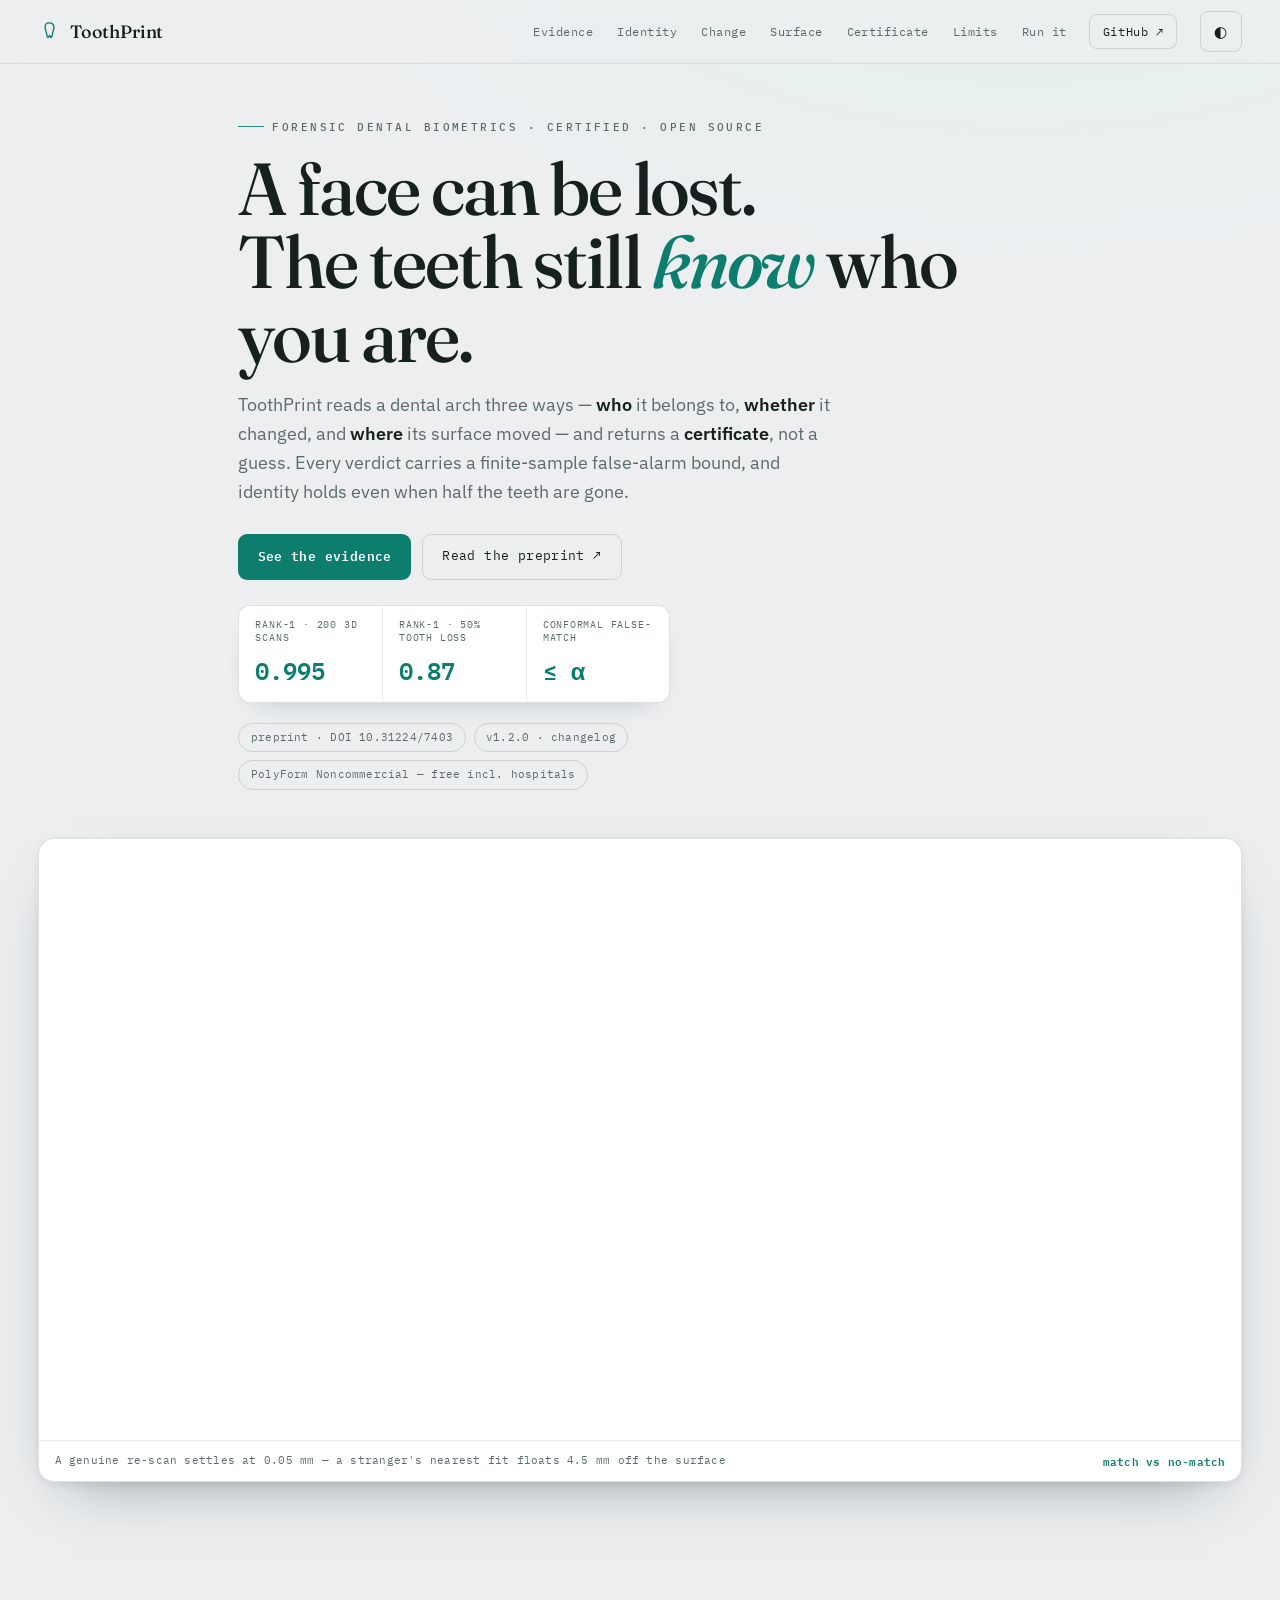
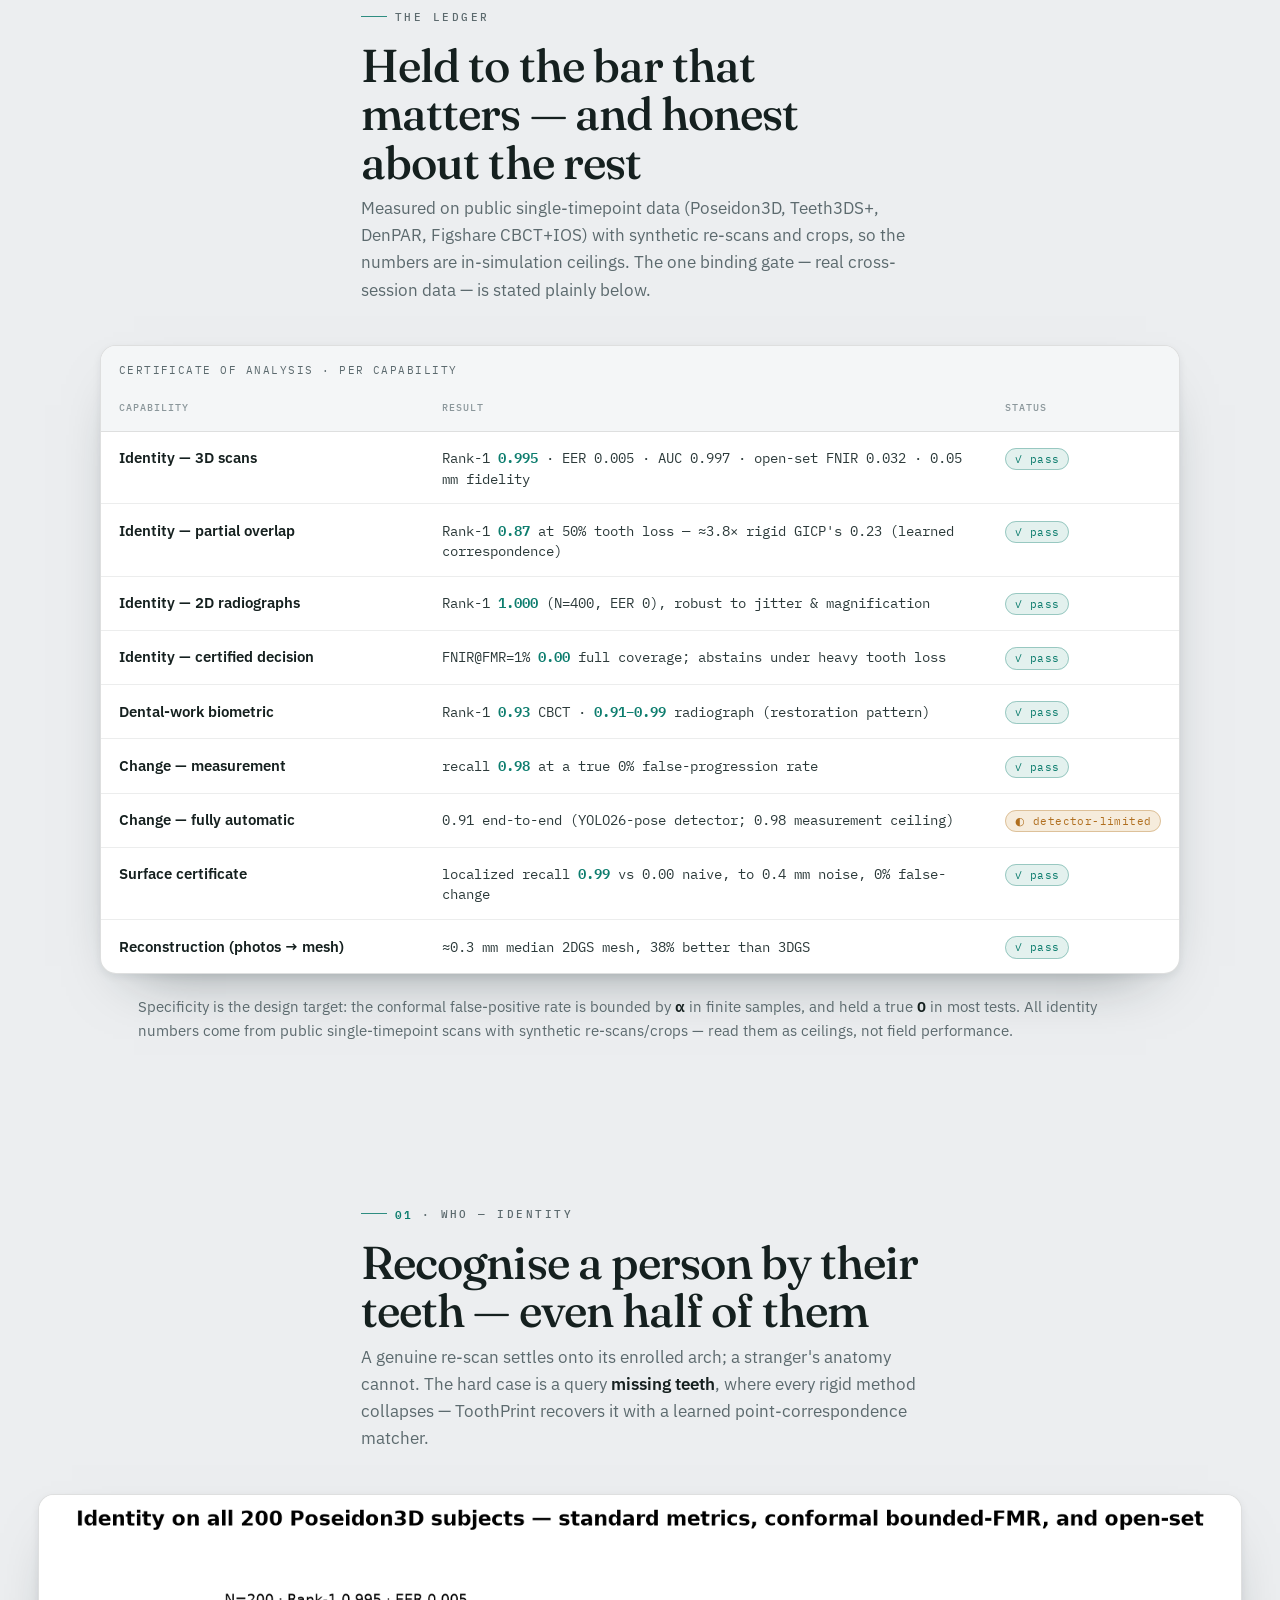
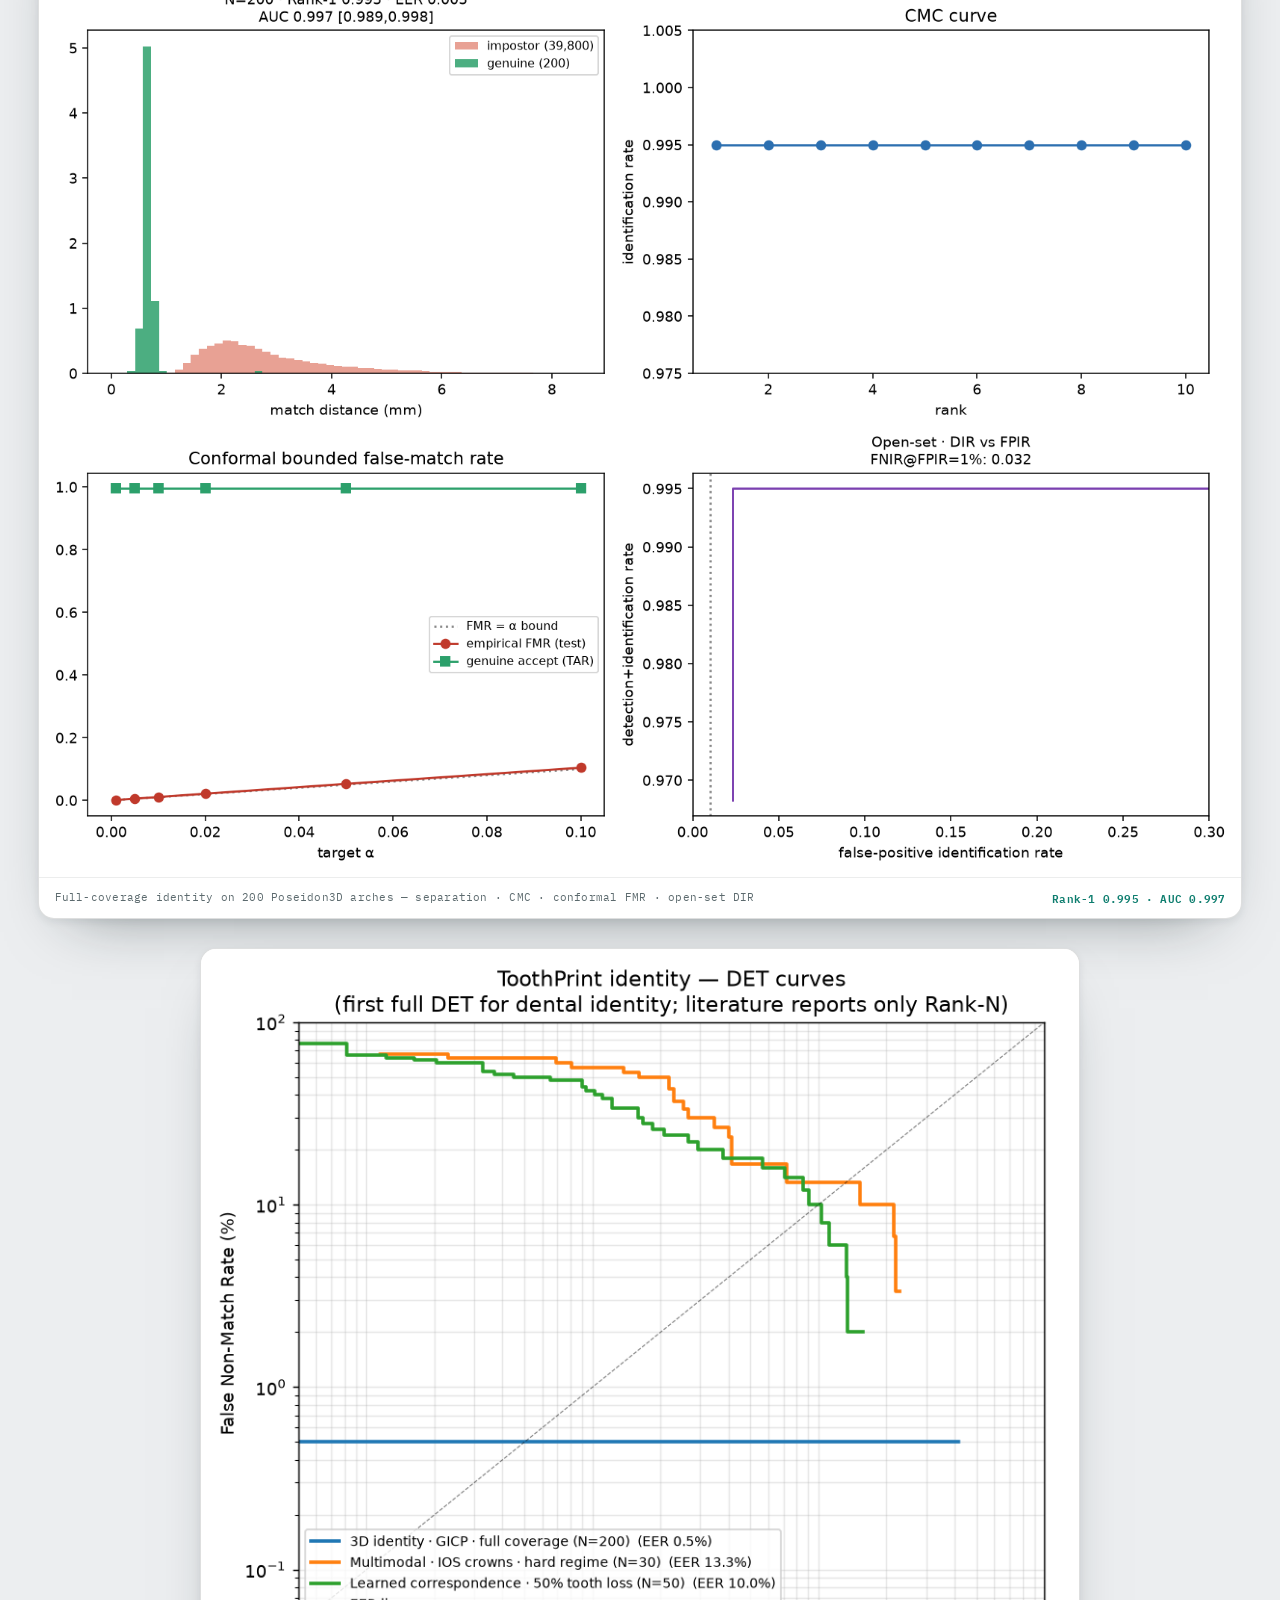
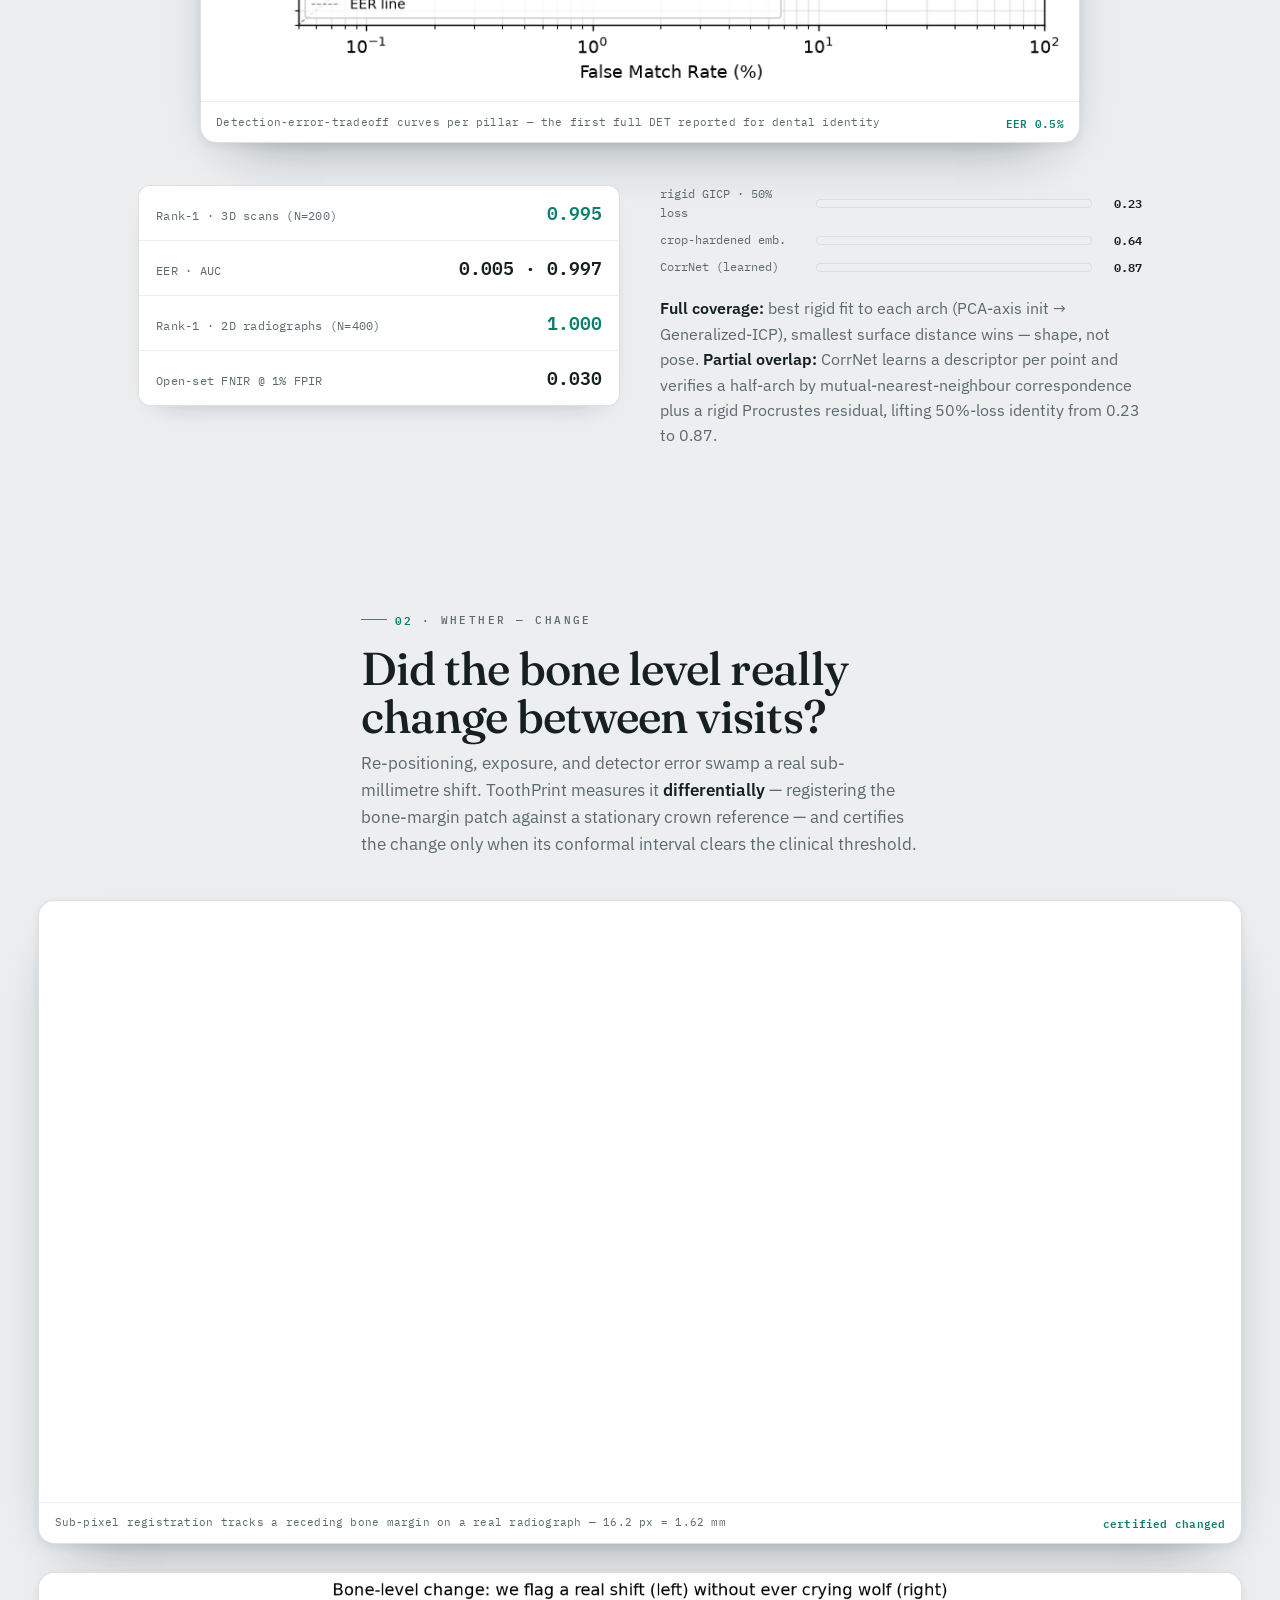
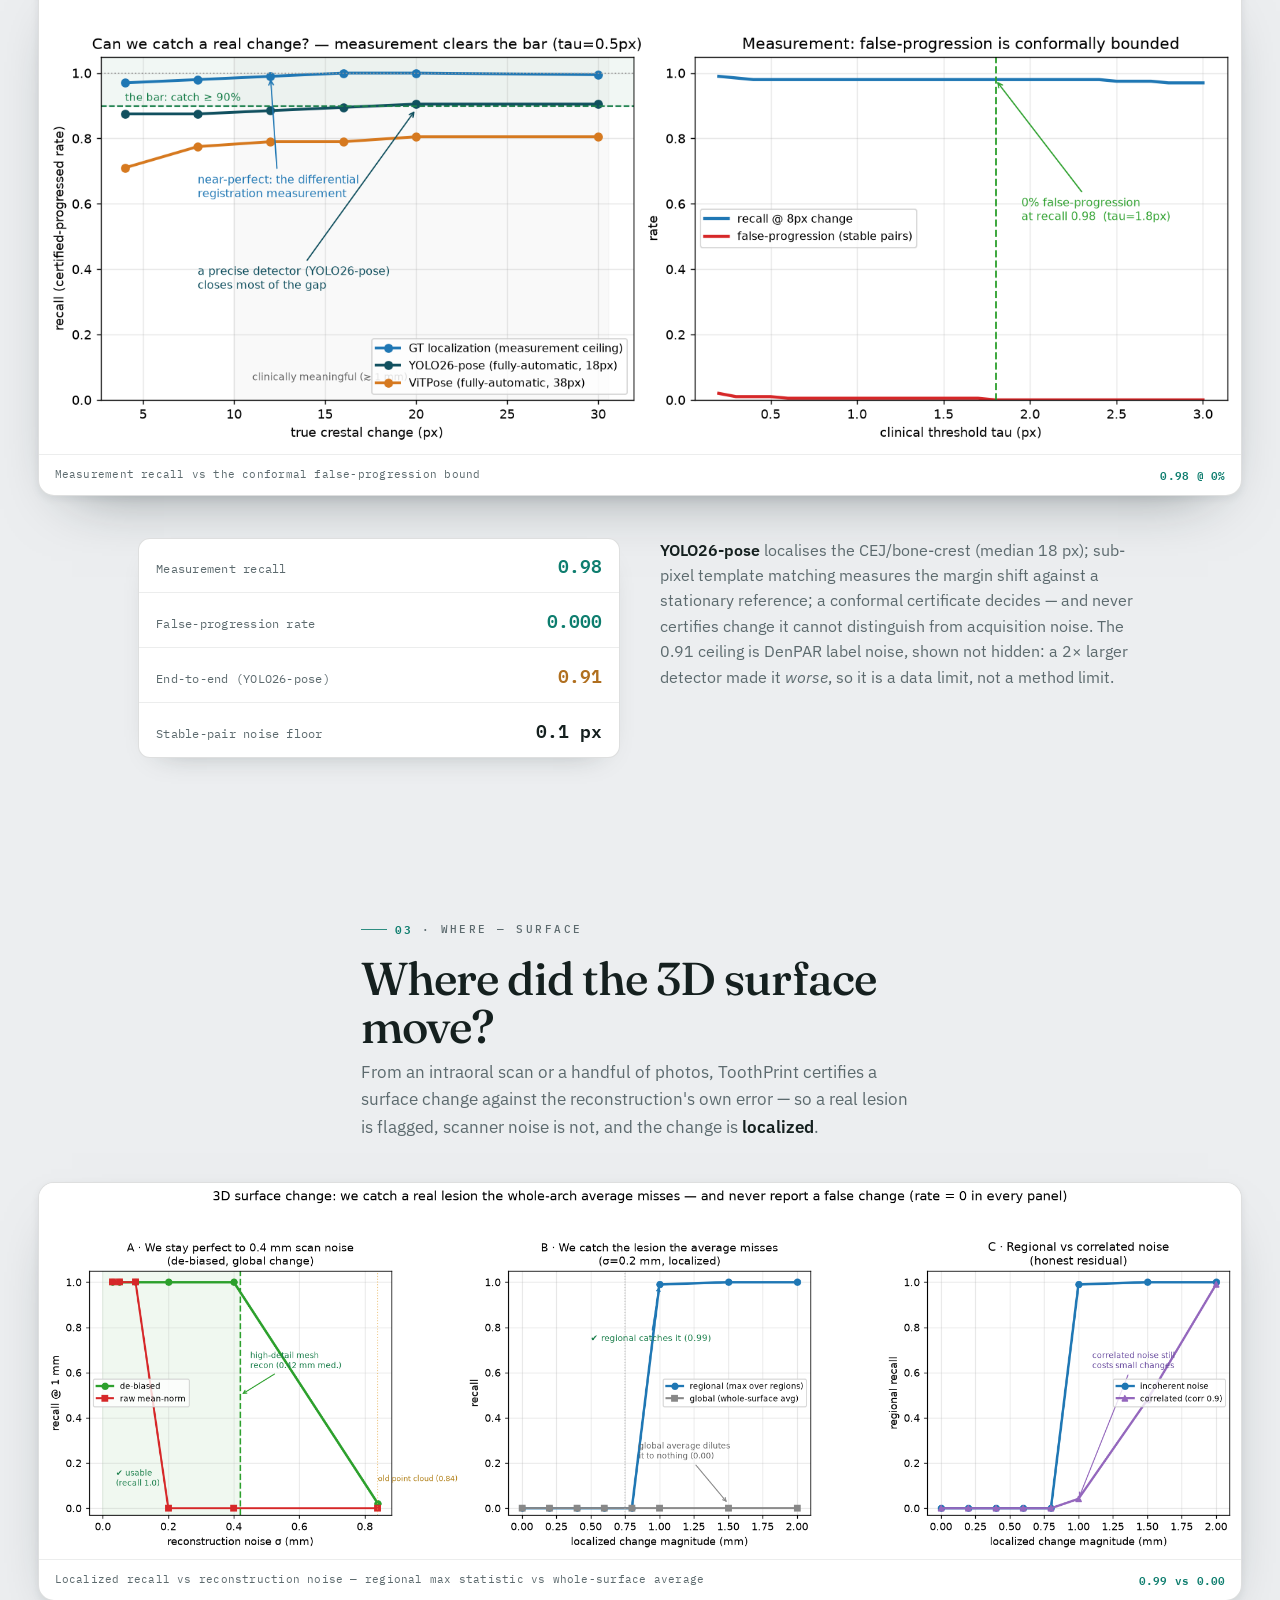
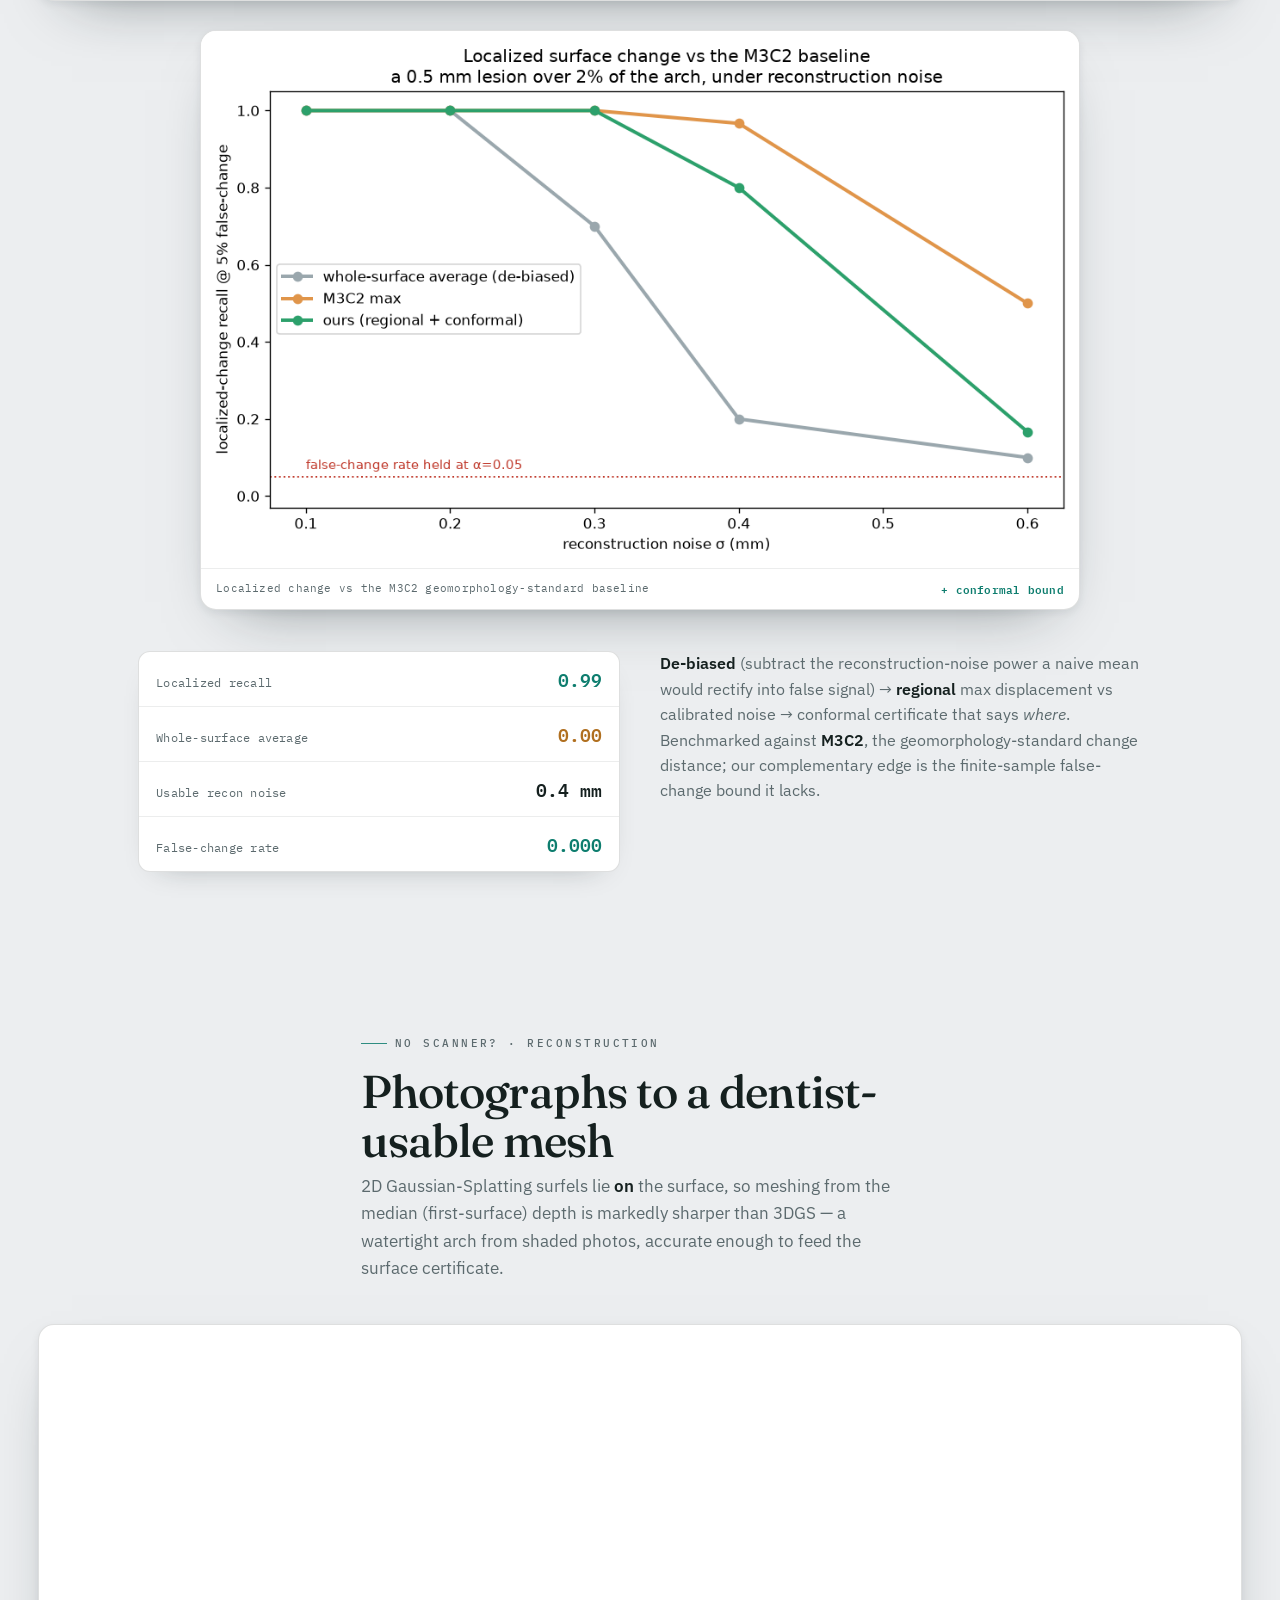
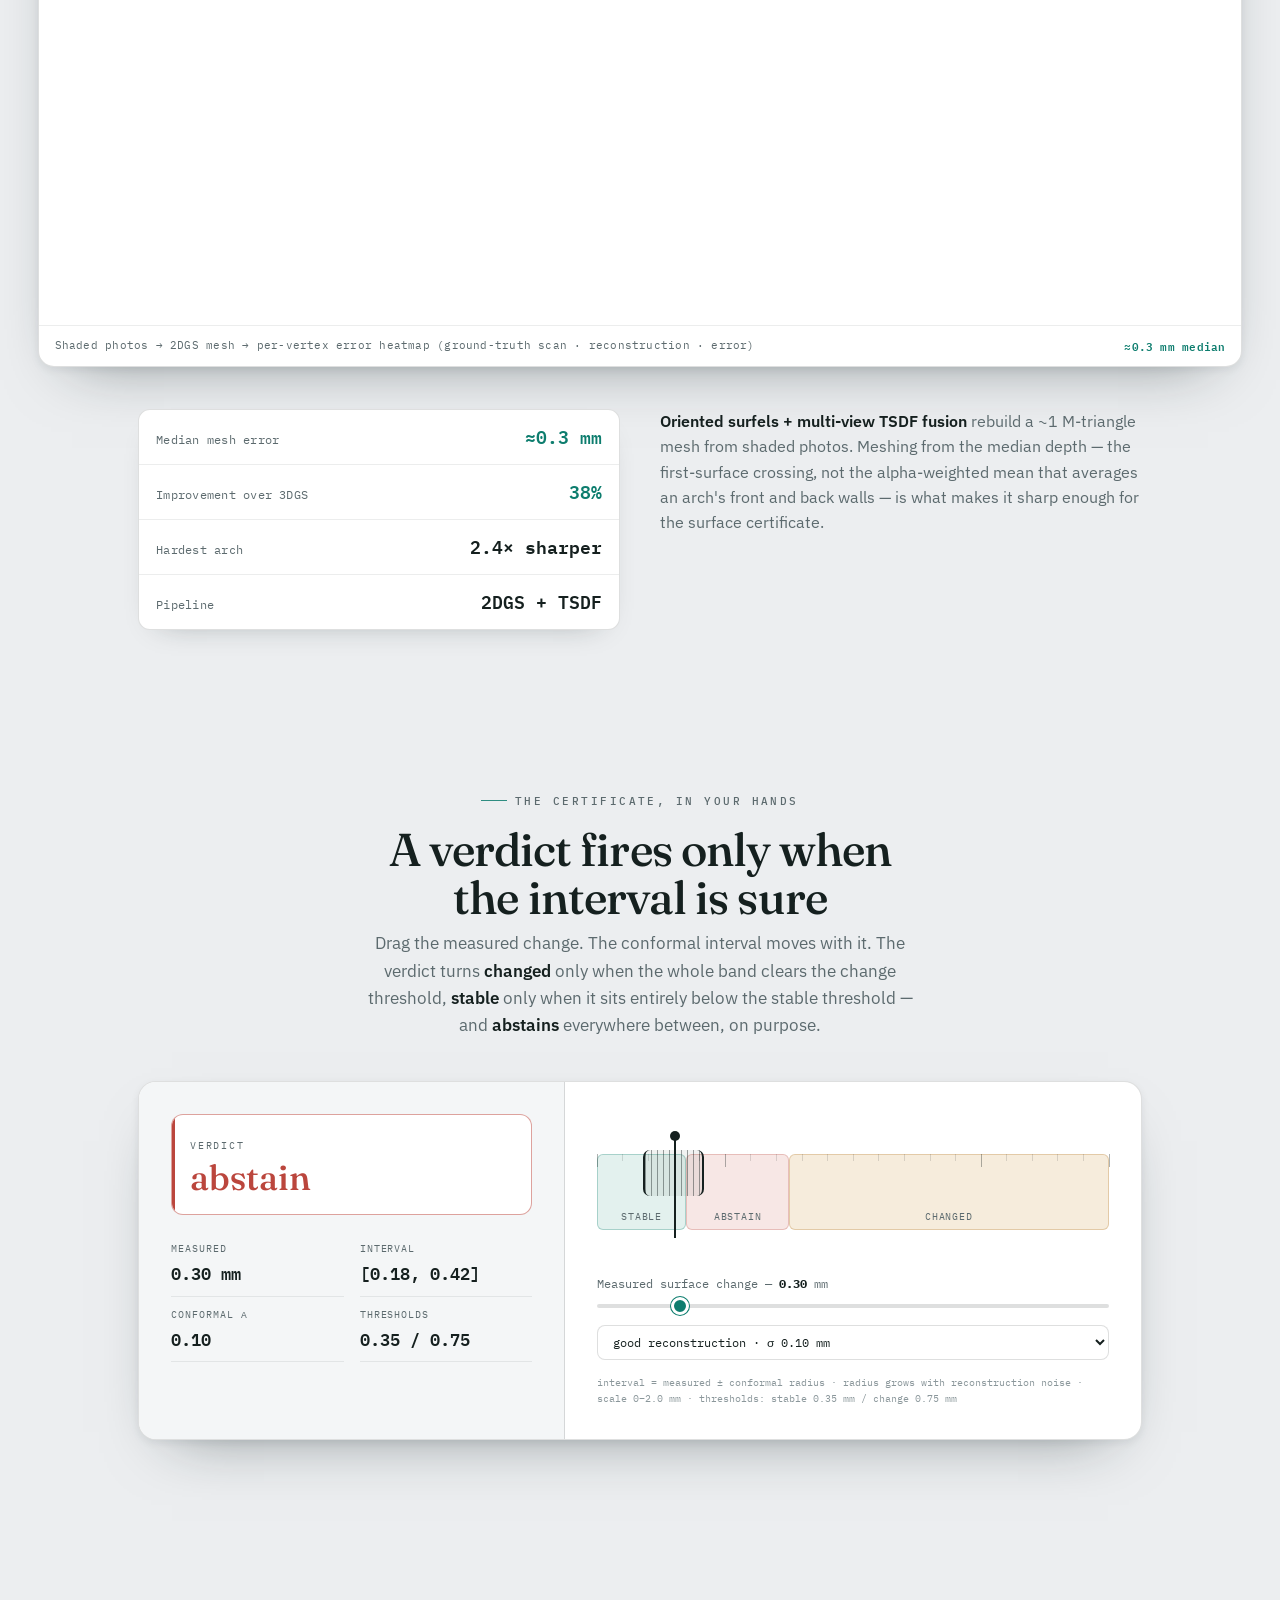
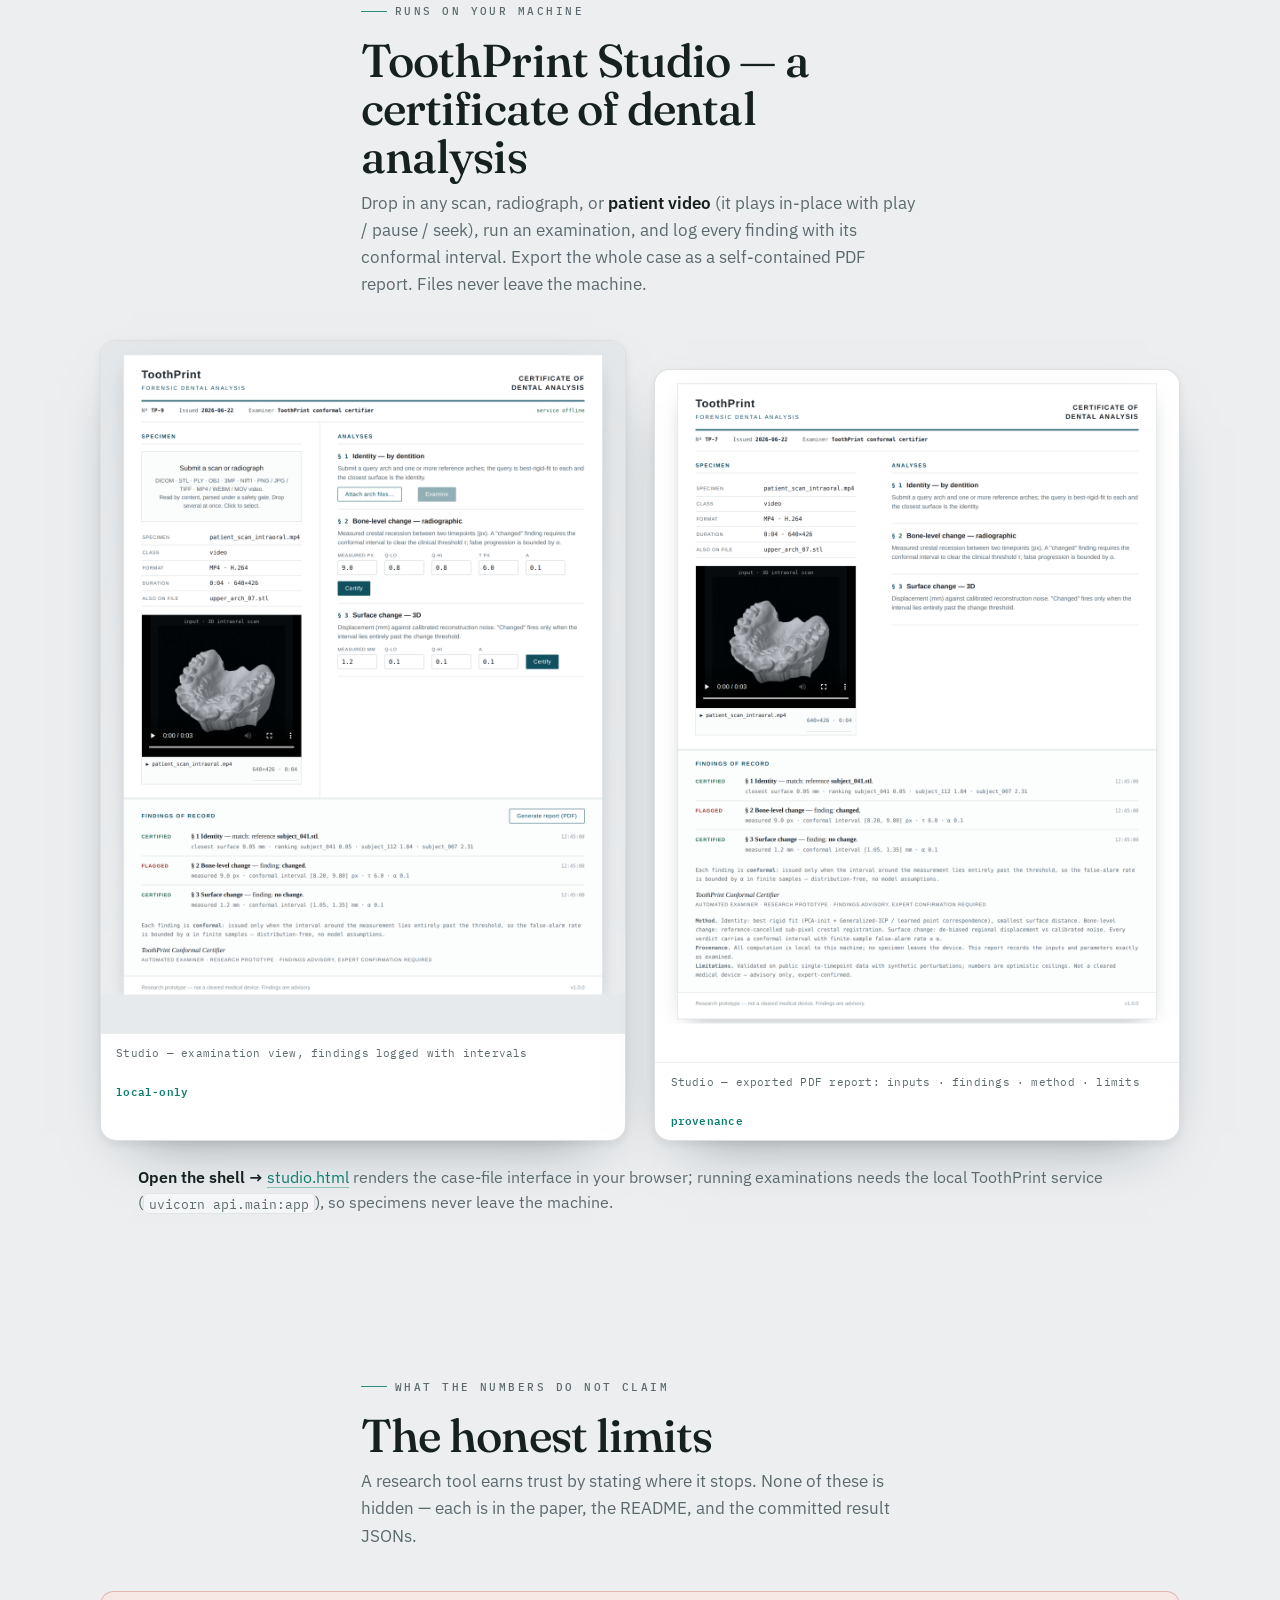
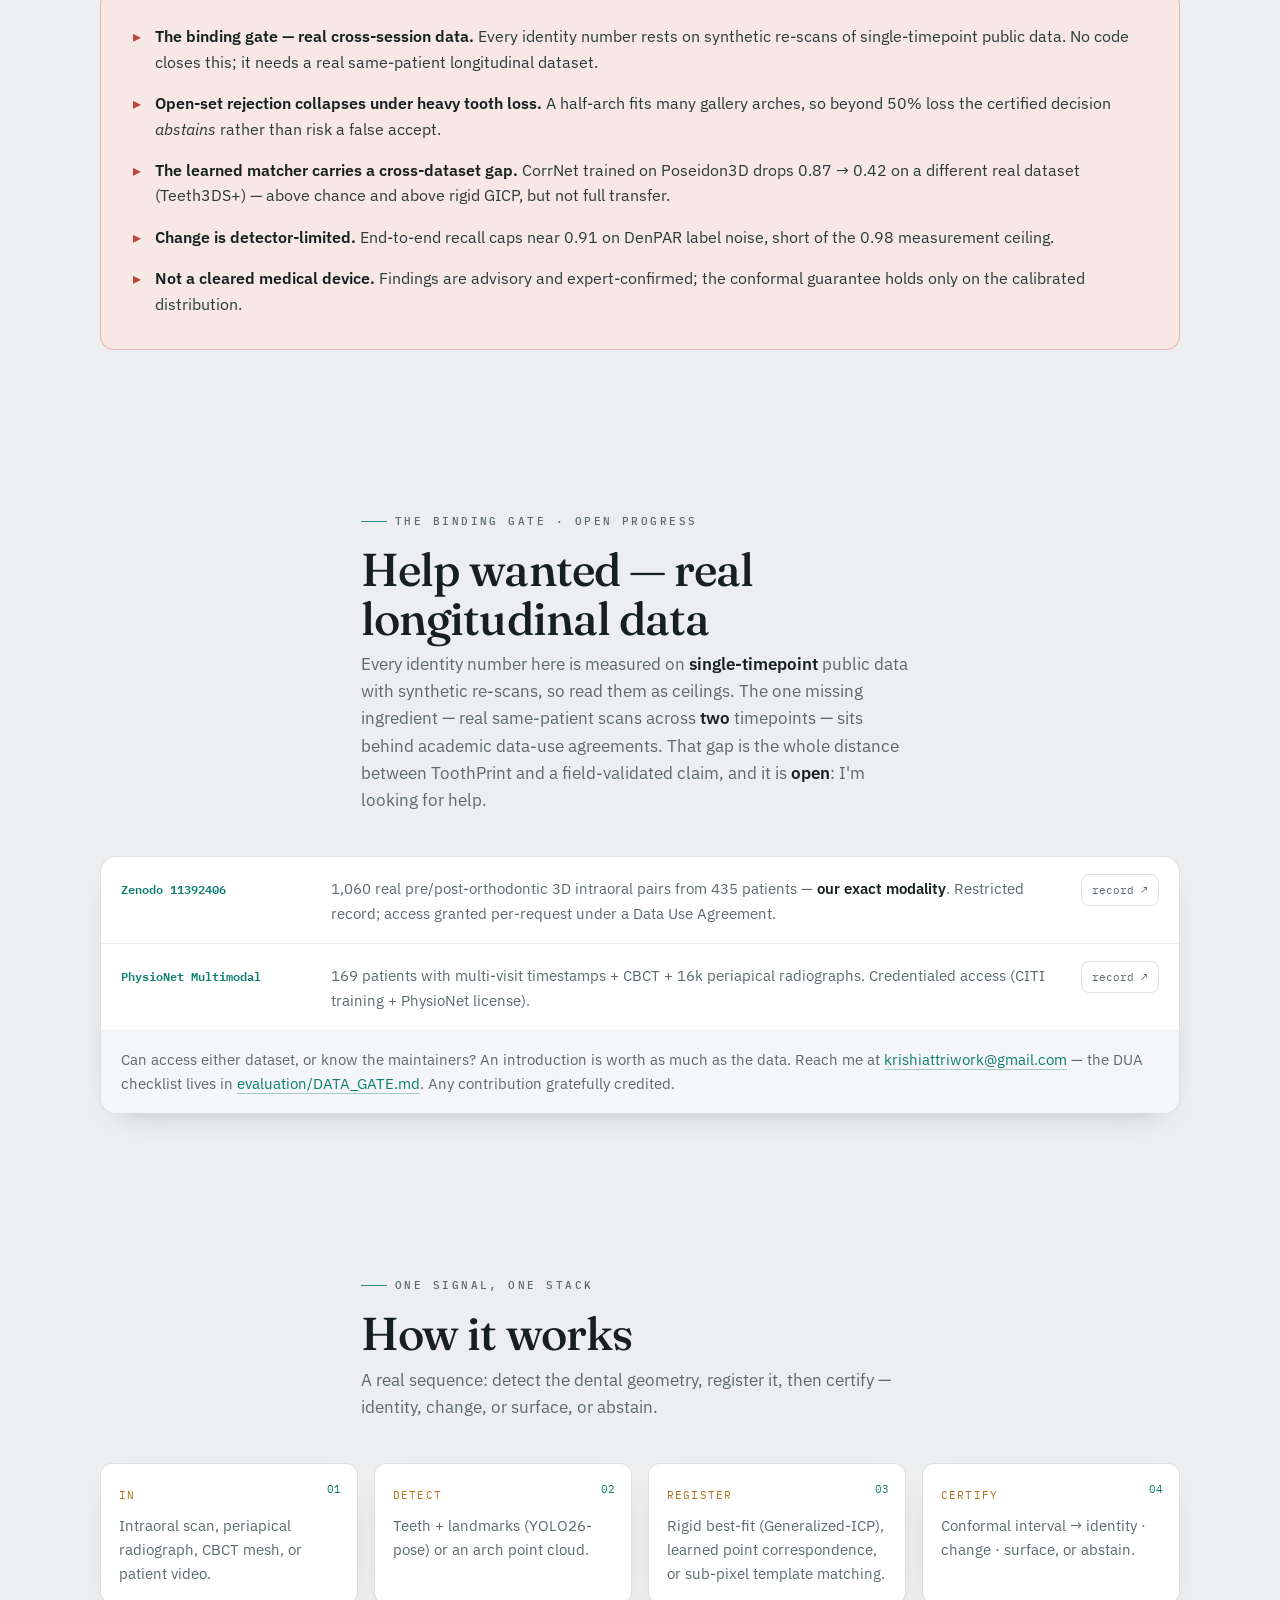
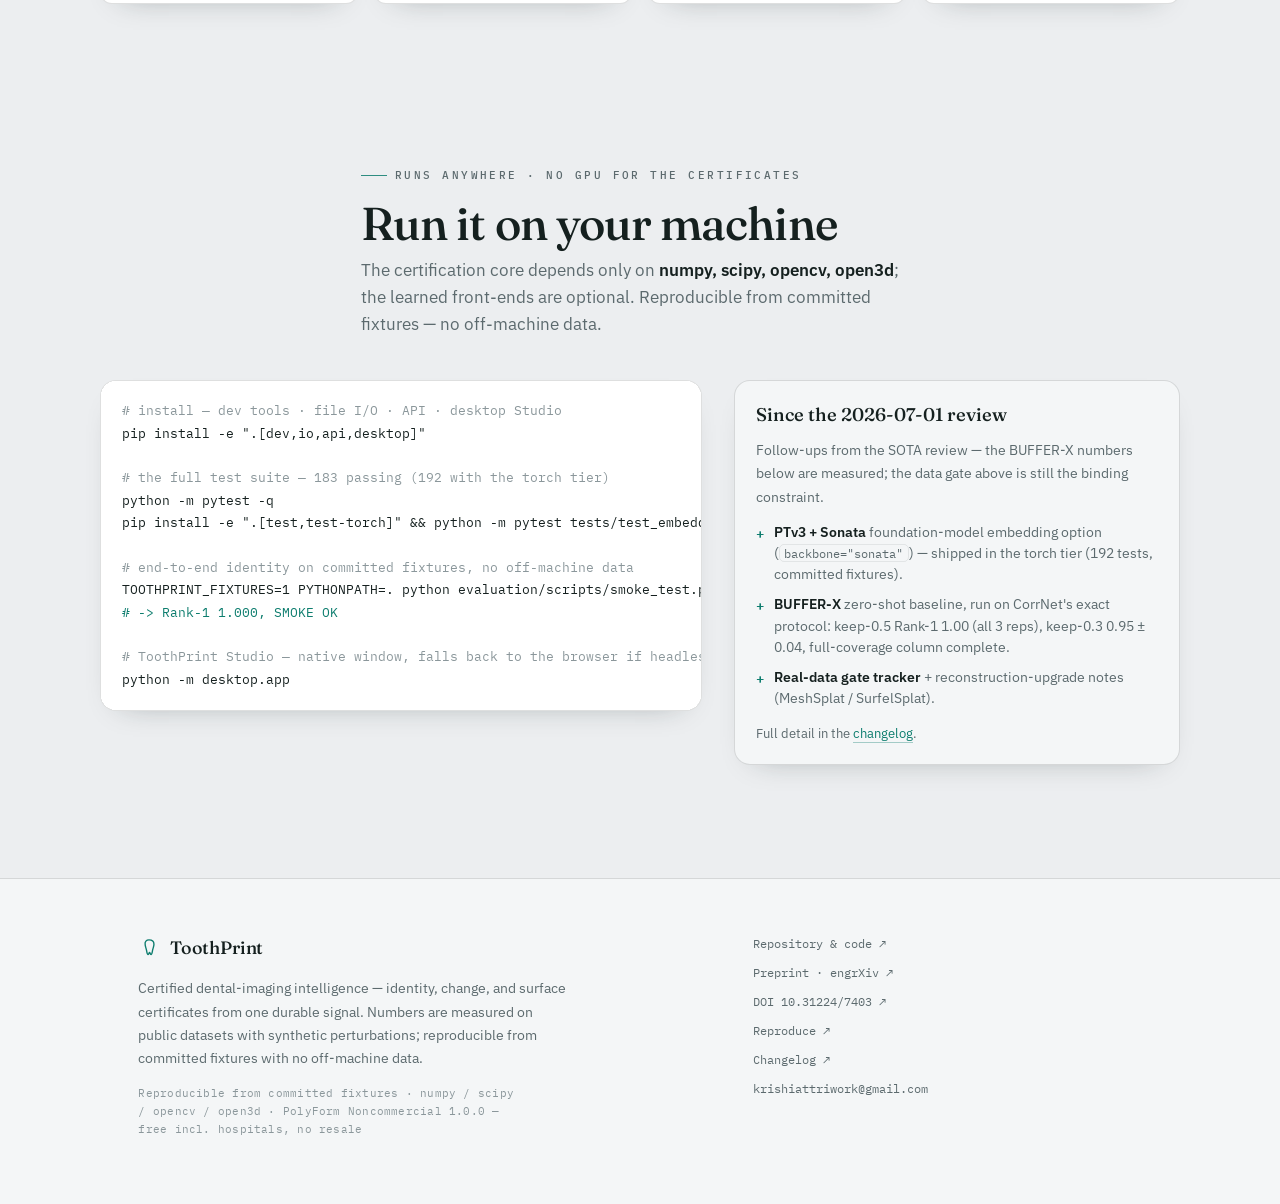
<file: index.html>
<!doctype html>
<html lang="en">
<head>
  <meta charset="utf-8" />
  <meta name="viewport" content="width=device-width, initial-scale=1" />
  <title>ToothPrint — certified dental identity, change &amp; surface</title>
  <meta name="description" content="Recognise a person by their teeth — at full coverage and under 50% tooth loss — and certify whether the teeth changed, each verdict carrying a distribution-free false-alarm bound. Validated on public intraoral scans and radiographs." />
  <meta property="og:title" content="ToothPrint — certified dental biometrics" />
  <meta property="og:description" content="A face can be lost; the teeth remain. Identity, change, and surface — each returned as a certificate with a bounded false-alarm rate." />
  <link rel="preconnect" href="https://fonts.googleapis.com" />
  <link rel="preconnect" href="https://fonts.gstatic.com" crossorigin />
  <link href="https://fonts.googleapis.com/css2?family=Fraunces:ital,opsz,wght@0,9..144,400;0,9..144,500;0,9..144,600;1,9..144,400;1,9..144,500&family=IBM+Plex+Mono:wght@400;500;600&family=IBM+Plex+Sans:wght@400;500;600&display=swap" rel="stylesheet" />
  <link rel="stylesheet" href="styles.css" />
  <script>(function(){try{var s=localStorage.getItem("toothprint-theme");if(s==="dark"||s==="light")document.documentElement.setAttribute("data-theme",s);}catch(e){}})();</script>
</head>
<body id="top">
  <header class="nav">
    <a class="brand" href="#top">
      <svg viewBox="0 0 24 24" fill="none" stroke="currentColor" stroke-width="1.5" aria-hidden="true">
        <path d="M12 3.2c3.4 0 5.4 1.9 5.4 4.8 0 2.1-.8 3.4-1.4 6-.5 2.2-.7 5.1-1.8 5.1-1 0-1-2.3-1.6-2.3s-.6 2.3-1.6 2.3c-1.1 0-1.3-2.9-1.8-5.1-.6-2.6-1.4-3.9-1.4-6C7.2 5.1 9.2 3.2 12 3.2Z" stroke-linejoin="round"/>
      </svg>
      ToothPrint
    </a>
    <nav class="nav-links">
      <a href="#evidence">Evidence</a>
      <a href="#identity">Identity</a>
      <a href="#change">Change</a>
      <a href="#surface">Surface</a>
      <a href="#certificate">Certificate</a>
      <a href="#limits">Limits</a>
      <a href="#run">Run it</a>
    </nav>
    <a class="ghost" href="https://github.com/Archerkattri/toothprint">GitHub ↗</a>
    <button class="ghost" id="theme-toggle" type="button" title="Toggle dark mode" aria-label="Toggle dark mode">◐</button>
  </header>

  <main>
    <!-- HERO -->
    <section class="hero">
      <div class="wrap">
        <p class="eyebrow">Forensic dental biometrics · certified · open source</p>
        <h1>A face can be lost.<br>The teeth still <span class="em">know</span> who you are.</h1>
        <p class="lede">ToothPrint reads a dental arch three ways — <strong>who</strong> it belongs to, <strong>whether</strong> it changed, and <strong>where</strong> its surface moved — and returns a <strong>certificate</strong>, not a guess. Every verdict carries a finite-sample false-alarm bound, and identity holds even when half the teeth are gone.</p>
        <div class="hero-cta">
          <a class="btn btn-solid" href="#evidence">See the evidence</a>
          <a class="btn btn-line" href="https://engrxiv.org/preprint/view/7403">Read the preprint ↗</a>
        </div>
        <dl class="stats">
          <div><dt>Rank-1 · 200 3D scans</dt><dd>0.995</dd></div>
          <div><dt>Rank-1 · 50% tooth loss</dt><dd>0.87</dd></div>
          <div><dt>Conformal false-match</dt><dd>≤ α</dd></div>
        </dl>
        <p class="badges">
          <a href="https://doi.org/10.31224/7403">preprint · DOI 10.31224/7403</a>
          <a href="https://github.com/Archerkattri/toothprint/blob/main/CHANGELOG.md">v1.2.0 · changelog</a>
          <a href="https://github.com/Archerkattri/toothprint/blob/main/LICENSE">PolyForm Noncommercial — free incl. hospitals</a>
        </p>
      </div>
      <div class="mwrap hero-media">
        <figure class="exhibit reveal">
          <video src="assets/identity_match.mp4" autoplay muted loop playsinline aria-label="A genuine re-scan settles onto the enrolled arch at 0.05 mm; a stranger's best fit floats 4.5 mm off the surface."></video>
          <figcaption><span>A genuine re-scan settles at 0.05 mm — a stranger's nearest fit floats 4.5 mm off the surface</span><b>match vs no-match</b></figcaption>
        </figure>
      </div>
    </section>

    <!-- RESULTS LEDGER -->
    <section id="evidence">
      <div class="head">
        <p class="eyebrow">The ledger</p>
        <h2 class="h2">Held to the bar that matters — and honest about the rest</h2>
        <p class="lede">Measured on public single-timepoint data (Poseidon3D, Teeth3DS+, DenPAR, Figshare CBCT+IOS) with synthetic re-scans and crops, so the numbers are in-simulation ceilings. The one binding gate — real cross-session data — is stated plainly below.</p>
      </div>
      <div class="ledger-wrap">
        <table class="ledger">
          <caption>Certificate of analysis · per capability</caption>
          <thead><tr><th>Capability</th><th>Result</th><th>Status</th></tr></thead>
          <tbody>
            <tr><td class="cap">Identity — 3D scans</td><td class="val">Rank-1 <b>0.995</b> · EER 0.005 · AUC 0.997 · open-set FNIR 0.032 · 0.05 mm fidelity</td><td><span class="chip pass">✓ pass</span></td></tr>
            <tr><td class="cap">Identity — partial overlap</td><td class="val">Rank-1 <b>0.87</b> at 50% tooth loss — ≈3.8× rigid GICP's 0.23 (learned correspondence)</td><td><span class="chip pass">✓ pass</span></td></tr>
            <tr><td class="cap">Identity — 2D radiographs</td><td class="val">Rank-1 <b>1.000</b> (N=400, EER 0), robust to jitter &amp; magnification</td><td><span class="chip pass">✓ pass</span></td></tr>
            <tr><td class="cap">Identity — certified decision</td><td class="val">FNIR@FMR=1% <b>0.00</b> full coverage; abstains under heavy tooth loss</td><td><span class="chip pass">✓ pass</span></td></tr>
            <tr><td class="cap">Dental-work biometric</td><td class="val">Rank-1 <b>0.93</b> CBCT · <b>0.91–0.99</b> radiograph (restoration pattern)</td><td><span class="chip pass">✓ pass</span></td></tr>
            <tr><td class="cap">Change — measurement</td><td class="val">recall <b>0.98</b> at a true 0% false-progression rate</td><td><span class="chip pass">✓ pass</span></td></tr>
            <tr><td class="cap">Change — fully automatic</td><td class="val">0.91 end-to-end (YOLO26-pose detector; 0.98 measurement ceiling)</td><td><span class="chip work">◐ detector-limited</span></td></tr>
            <tr><td class="cap">Surface certificate</td><td class="val">localized recall <b>0.99</b> vs 0.00 naive, to 0.4 mm noise, 0% false-change</td><td><span class="chip pass">✓ pass</span></td></tr>
            <tr><td class="cap">Reconstruction (photos → mesh)</td><td class="val">≈0.3 mm median 2DGS mesh, 38% better than 3DGS</td><td><span class="chip pass">✓ pass</span></td></tr>
          </tbody>
        </table>
      </div>
      <p class="ledger-note">Specificity is the design target: the conformal false-positive rate is bounded by <em>α</em> in finite samples, and held a true <em>0</em> in most tests. All identity numbers come from public single-timepoint scans with synthetic re-scans/crops — read them as ceilings, not field performance.</p>
    </section>

    <!-- 01 · WHO -->
    <section id="identity">
      <div class="head">
        <p class="eyebrow"><span class="idx">01</span> · Who — identity</p>
        <h2 class="h2">Recognise a person by their teeth — even half of them</h2>
        <p class="lede">A genuine re-scan settles onto its enrolled arch; a stranger's anatomy cannot. The hard case is a query <em>missing teeth</em>, where every rigid method collapses — ToothPrint recovers it with a learned point-correspondence matcher.</p>
      </div>
      <div class="mwrap">
        <figure class="exhibit reveal">
          <img src="assets/identity_metrics.png" loading="lazy" alt="Score separation, CMC, conformal false-match tracking, and open-set decision behaviour across 200 Poseidon3D arches." />
          <figcaption><span>Full-coverage identity on 200 Poseidon3D arches — separation · CMC · conformal FMR · open-set DIR</span><b>Rank-1 0.995 · AUC 0.997</b></figcaption>
        </figure>
        <figure class="exhibit mid reveal">
          <img src="assets/det_curves.png" loading="lazy" alt="Detection-error-tradeoff curves per identity pillar — the first full DET curves reported for dental identity." />
          <figcaption><span>Detection-error-tradeoff curves per pillar — the first full DET reported for dental identity</span><b>EER 0.5%</b></figcaption>
        </figure>
      </div>
      <div class="readrow">
        <div class="readout">
          <div class="row"><span class="k">Rank-1 · 3D scans (N=200)</span><span class="v good">0.995</span></div>
          <div class="row"><span class="k">EER · AUC</span><span class="v">0.005 · 0.997</span></div>
          <div class="row"><span class="k">Rank-1 · 2D radiographs (N=400)</span><span class="v good">1.000</span></div>
          <div class="row"><span class="k">Open-set FNIR @ 1% FPIR</span><span class="v">0.030</span></div>
        </div>
        <div>
          <div class="bars" aria-hidden="true">
            <div class="bar"><span>rigid GICP · 50% loss</span><span class="track"><span class="fill lo" style="width:23%"></span></span><span class="n">0.23</span></div>
            <div class="bar"><span>crop-hardened emb.</span><span class="track"><span class="fill lo" style="width:64%"></span></span><span class="n">0.64</span></div>
            <div class="bar"><span>CorrNet (learned)</span><span class="track"><span class="fill hi" style="width:87%"></span></span><span class="n">0.87</span></div>
          </div>
          <p class="how"><b>Full coverage:</b> best rigid fit to each arch (PCA-axis init → Generalized-ICP), smallest surface distance wins — shape, not pose. <b>Partial overlap:</b> CorrNet learns a descriptor per point and verifies a half-arch by mutual-nearest-neighbour correspondence plus a rigid Procrustes residual, lifting 50%-loss identity from 0.23 to 0.87.</p>
        </div>
      </div>
    </section>

    <!-- 02 · WHETHER -->
    <section id="change">
      <div class="head">
        <p class="eyebrow"><span class="idx">02</span> · Whether — change</p>
        <h2 class="h2">Did the bone level really change between visits?</h2>
        <p class="lede">Re-positioning, exposure, and detector error swamp a real sub-millimetre shift. ToothPrint measures it <em>differentially</em> — registering the bone-margin patch against a stationary crown reference — and certifies the change only when its conformal interval clears the clinical threshold.</p>
      </div>
      <div class="mwrap">
        <figure class="exhibit reveal">
          <video src="assets/change_measurement.mp4" autoplay muted loop playsinline aria-label="On a real radiograph the bone crest recedes; sub-pixel registration measures 16.2 px = 1.62 mm and flips to CHANGED only past the clinical threshold."></video>
          <figcaption><span>Sub-pixel registration tracks a receding bone margin on a real radiograph — 16.2 px = 1.62 mm</span><b>certified changed</b></figcaption>
        </figure>
        <figure class="exhibit reveal">
          <img src="assets/change_certificate_v2.png" loading="lazy" alt="Measurement recall versus the conformal false-progression bound; the fully-automatic pipeline is detector-limited." />
          <figcaption><span>Measurement recall vs the conformal false-progression bound</span><b>0.98 @ 0%</b></figcaption>
        </figure>
      </div>
      <div class="readrow">
        <div class="readout">
          <div class="row"><span class="k">Measurement recall</span><span class="v good">0.98</span></div>
          <div class="row"><span class="k">False-progression rate</span><span class="v good">0.000</span></div>
          <div class="row"><span class="k">End-to-end (YOLO26-pose)</span><span class="v warn">0.91</span></div>
          <div class="row"><span class="k">Stable-pair noise floor</span><span class="v">0.1 px</span></div>
        </div>
        <div>
          <p class="how"><b>YOLO26-pose</b> localises the CEJ/bone-crest (median 18 px); sub-pixel template matching measures the margin shift against a stationary reference; a conformal certificate decides — and never certifies change it cannot distinguish from acquisition noise. The 0.91 ceiling is DenPAR label noise, shown not hidden: a 2× larger detector made it <em>worse</em>, so it is a data limit, not a method limit.</p>
        </div>
      </div>
    </section>

    <!-- 03 · WHERE -->
    <section id="surface">
      <div class="head">
        <p class="eyebrow"><span class="idx">03</span> · Where — surface</p>
        <h2 class="h2">Where did the 3D surface move?</h2>
        <p class="lede">From an intraoral scan or a handful of photos, ToothPrint certifies a surface change against the reconstruction's own error — so a real lesion is flagged, scanner noise is not, and the change is <em>localized</em>.</p>
      </div>
      <div class="mwrap">
        <figure class="exhibit reveal">
          <img src="assets/surface_certificate_v2.png" loading="lazy" alt="De-biasing extends usable reconstruction noise to 0.4 mm; a regional max statistic recovers a localized patch change a whole-surface average dilutes to zero, at zero false-change." />
          <figcaption><span>Localized recall vs reconstruction noise — regional max statistic vs whole-surface average</span><b>0.99 vs 0.00</b></figcaption>
        </figure>
        <figure class="exhibit mid reveal">
          <img src="assets/surface_sota.png" loading="lazy" alt="Localized surface change versus the M3C2 geomorphology-standard baseline." />
          <figcaption><span>Localized change vs the M3C2 geomorphology-standard baseline</span><b>+ conformal bound</b></figcaption>
        </figure>
      </div>
      <div class="readrow">
        <div class="readout">
          <div class="row"><span class="k">Localized recall</span><span class="v good">0.99</span></div>
          <div class="row"><span class="k">Whole-surface average</span><span class="v warn">0.00</span></div>
          <div class="row"><span class="k">Usable recon noise</span><span class="v">0.4 mm</span></div>
          <div class="row"><span class="k">False-change rate</span><span class="v good">0.000</span></div>
        </div>
        <div>
          <p class="how"><b>De-biased</b> (subtract the reconstruction-noise power a naive mean would rectify into false signal) → <b>regional</b> max displacement vs calibrated noise → conformal certificate that says <em>where</em>. Benchmarked against <b>M3C2</b>, the geomorphology-standard change distance; our complementary edge is the finite-sample false-change bound it lacks.</p>
        </div>
      </div>
    </section>

    <!-- RECONSTRUCTION -->
    <section id="recon">
      <div class="head">
        <p class="eyebrow">No scanner? · reconstruction</p>
        <h2 class="h2">Photographs to a dentist-usable mesh</h2>
        <p class="lede">2D Gaussian-Splatting surfels lie <em>on</em> the surface, so meshing from the median (first-surface) depth is markedly sharper than 3DGS — a watertight arch from shaded photos, accurate enough to feed the surface certificate.</p>
      </div>
      <div class="mwrap">
        <figure class="exhibit reveal">
          <video src="assets/recon_turntable.mp4" autoplay muted loop playsinline aria-label="Turntable comparing the ground-truth scan, the 2D Gaussian-Splatting mesh, and a per-vertex error heatmap."></video>
          <figcaption><span>Shaded photos → 2DGS mesh → per-vertex error heatmap (ground-truth scan · reconstruction · error)</span><b>≈0.3 mm median</b></figcaption>
        </figure>
      </div>
      <div class="readrow">
        <div class="readout">
          <div class="row"><span class="k">Median mesh error</span><span class="v good">≈0.3 mm</span></div>
          <div class="row"><span class="k">Improvement over 3DGS</span><span class="v good">38%</span></div>
          <div class="row"><span class="k">Hardest arch</span><span class="v">2.4× sharper</span></div>
          <div class="row"><span class="k">Pipeline</span><span class="v">2DGS + TSDF</span></div>
        </div>
        <div>
          <p class="how"><b>Oriented surfels + multi-view TSDF fusion</b> rebuild a ~1 M-triangle mesh from shaded photos. Meshing from the median depth — the first-surface crossing, not the alpha-weighted mean that averages an arch's front and back walls — is what makes it sharp enough for the surface certificate.</p>
        </div>
      </div>
    </section>

    <!-- THE CERTIFICATE (signature instrument) -->
    <section id="certificate">
      <div class="head center">
        <p class="eyebrow">The certificate, in your hands</p>
        <h2 class="h2">A verdict fires only when the interval is sure</h2>
        <p class="lede">Drag the measured change. The conformal interval moves with it. The verdict turns <strong>changed</strong> only when the whole band clears the change threshold, <strong>stable</strong> only when it sits entirely below the stable threshold — and <strong>abstains</strong> everywhere between, on purpose.</p>
      </div>
      <div class="wrap">
        <div class="instrument reveal">
          <div class="inst-grid">
            <div class="inst-read">
              <div class="verdict" id="verdict" data-state="stable">
                <span class="vl">verdict</span><span class="vw" id="verdictWord">stable</span>
              </div>
              <dl>
                <div><dt>measured</dt><dd id="measuredOut">0.30 mm</dd></div>
                <div><dt>interval</dt><dd id="intervalOut">[0.19, 0.41]</dd></div>
                <div><dt>conformal α</dt><dd id="alphaOut">0.10</dd></div>
                <div><dt>thresholds</dt><dd>0.35 / 0.75</dd></div>
              </dl>
            </div>
            <div class="inst-stage">
              <div class="scale" id="scale">
                <div class="zone zs" style="left:0"><span>stable</span></div>
                <div class="zone zu"><span>abstain</span></div>
                <div class="zone zc"><span>changed</span></div>
                <div class="ticks" id="ticks" aria-hidden="true"></div>
                <div class="band" id="band"></div>
                <div class="pin" id="pin"></div>
              </div>
              <label class="ctrl" for="measured">Measured surface change — <b id="sliderVal">0.30</b> mm</label>
              <input id="measured" type="range" min="0" max="200" value="30" aria-describedby="verdictWord" />
              <select id="noise" aria-label="Reconstruction noise level">
                <option value="0.06">IOS scan · σ 0.05 mm (tight)</option>
                <option value="0.12" selected>good reconstruction · σ 0.10 mm</option>
                <option value="0.24">rough · σ 0.20 mm (wide)</option>
              </select>
              <p class="inst-foot">interval = measured ± conformal radius · radius grows with reconstruction noise · scale 0–2.0 mm · thresholds: stable 0.35 mm / change 0.75 mm</p>
            </div>
          </div>
        </div>
      </div>
    </section>

    <!-- STUDIO -->
    <section id="studio">
      <div class="head">
        <p class="eyebrow">Runs on your machine</p>
        <h2 class="h2">ToothPrint Studio — a certificate of dental analysis</h2>
        <p class="lede">Drop in any scan, radiograph, or <em>patient video</em> (it plays in-place with play / pause / seek), run an examination, and log every finding with its conformal interval. Export the whole case as a self-contained PDF report. Files never leave the machine.</p>
      </div>
      <div class="studio-grid">
        <figure class="exhibit reveal">
          <img src="assets/studio.png" loading="lazy" alt="ToothPrint Studio during an examination: the patient's intraoral video plays in-place, the specimen is recorded, and each finding is logged with its conformal interval." />
          <figcaption><span>Studio — examination view, findings logged with intervals</span><b>local-only</b></figcaption>
        </figure>
        <figure class="exhibit reveal">
          <img src="assets/studio_certificate.png" loading="lazy" alt="The exported ToothPrint PDF report: inputs, every finding, method, provenance, and limitations on one self-contained sheet." />
          <figcaption><span>Studio — exported PDF report: inputs · findings · method · limits</span><b>provenance</b></figcaption>
        </figure>
      </div>
      <p class="how" style="max-width:var(--maxw);margin:1.5rem auto 0;padding-inline:var(--gut)">
        <b>Open the shell →</b> <a class="ilink" href="studio.html">studio.html</a> renders the case-file interface in your browser; running examinations needs the local ToothPrint service (<code>uvicorn api.main:app</code>), so specimens never leave the machine.
      </p>
    </section>

    <!-- LIMITS -->
    <section id="limits">
      <div class="head">
        <p class="eyebrow">What the numbers do not claim</p>
        <h2 class="h2">The honest limits</h2>
        <p class="lede">A research tool earns trust by stating where it stops. None of these is hidden — each is in the paper, the README, and the committed result JSONs.</p>
      </div>
      <div class="limits reveal">
        <ul>
          <li><span><b>The binding gate — real cross-session data.</b> Every identity number rests on synthetic re-scans of single-timepoint public data. No code closes this; it needs a real same-patient longitudinal dataset.</span></li>
          <li><span><b>Open-set rejection collapses under heavy tooth loss.</b> A half-arch fits many gallery arches, so beyond 50% loss the certified decision <em>abstains</em> rather than risk a false accept.</span></li>
          <li><span><b>The learned matcher carries a cross-dataset gap.</b> CorrNet trained on Poseidon3D drops 0.87 → 0.42 on a different real dataset (Teeth3DS+) — above chance and above rigid GICP, but not full transfer.</span></li>
          <li><span><b>Change is detector-limited.</b> End-to-end recall caps near 0.91 on DenPAR label noise, short of the 0.98 measurement ceiling.</span></li>
          <li><span><b>Not a cleared medical device.</b> Findings are advisory and expert-confirmed; the conformal guarantee holds only on the calibrated distribution.</span></li>
        </ul>
      </div>
    </section>

    <!-- DATA GATE / HELP WANTED -->
    <section id="gate">
      <div class="head">
        <p class="eyebrow">The binding gate · open progress</p>
        <h2 class="h2">Help wanted — real longitudinal data</h2>
        <p class="lede">Every identity number here is measured on <em>single-timepoint</em> public data with synthetic re-scans, so read them as ceilings. The one missing ingredient — real same-patient scans across <em>two</em> timepoints — sits behind academic data-use agreements. That gap is the whole distance between ToothPrint and a field-validated claim, and it is <strong>open</strong>: I'm looking for help.</p>
      </div>
      <div class="gate">
        <ul>
          <li><span class="gk">Zenodo 11392406</span><span class="gt">1,060 real pre/post-orthodontic 3D intraoral pairs from 435 patients — <b>our exact modality</b>. Restricted record; access granted per-request under a Data Use Agreement.</span><a class="gl" href="https://zenodo.org/records/11392406">record ↗</a></li>
          <li><span class="gk">PhysioNet Multimodal</span><span class="gt">169 patients with multi-visit timestamps + CBCT + 16k periapical radiographs. Credentialed access (CITI training + PhysioNet license).</span><a class="gl" href="https://physionet.org/content/multimodal-dental-dataset/">record ↗</a></li>
        </ul>
        <p class="gate-foot">Can access either dataset, or know the maintainers? An introduction is worth as much as the data. Reach me at <a href="mailto:krishiattriwork@gmail.com">krishiattriwork@gmail.com</a> — the DUA checklist lives in <a href="https://github.com/Archerkattri/toothprint/blob/main/evaluation/DATA_GATE.md">evaluation/DATA_GATE.md</a>. Any contribution gratefully credited.</p>
      </div>
    </section>

    <!-- PIPELINE -->
    <section id="pipeline">
      <div class="head">
        <p class="eyebrow">One signal, one stack</p>
        <h2 class="h2">How it works</h2>
        <p class="lede">A real sequence: detect the dental geometry, register it, then certify — identity, change, or surface, or abstain.</p>
      </div>
      <div class="pipe">
        <div class="pstep"><span class="pk">in</span><p>Intraoral scan, periapical radiograph, CBCT mesh, or patient video.</p></div>
        <div class="pstep"><span class="pk">detect</span><p>Teeth + landmarks (YOLO26-pose) or an arch point cloud.</p></div>
        <div class="pstep"><span class="pk">register</span><p>Rigid best-fit (Generalized-ICP), learned point correspondence, or sub-pixel template matching.</p></div>
        <div class="pstep"><span class="pk">certify</span><p>Conformal interval → identity · change · surface, or abstain.</p></div>
      </div>
    </section>

    <!-- RUN IT -->
    <section id="run">
      <div class="head">
        <p class="eyebrow">Runs anywhere · no GPU for the certificates</p>
        <h2 class="h2">Run it on your machine</h2>
        <p class="lede">The certification core depends only on <em>numpy, scipy, opencv, open3d</em>; the learned front-ends are optional. Reproducible from committed fixtures — no off-machine data.</p>
      </div>
      <div class="run-grid">
        <pre class="code" aria-label="install and run"><span class="c"># install — dev tools · file I/O · API · desktop Studio</span>
pip install -e ".[dev,io,api,desktop]"

<span class="c"># the full test suite — 183 passing (192 with the torch tier)</span>
python -m pytest -q
pip install -e ".[test,test-torch]" && python -m pytest tests/test_embedding.py -q

<span class="c"># end-to-end identity on committed fixtures, no off-machine data</span>
TOOTHPRINT_FIXTURES=1 PYTHONPATH=. python evaluation/scripts/smoke_test.py
<span class="o"># -> Rank-1 1.000, SMOKE OK</span>

<span class="c"># ToothPrint Studio — native window, falls back to the browser if headless</span>
python -m desktop.app</pre>
        <aside class="upgrades">
          <h3>Since the 2026-07-01 review</h3>
          <p>Follow-ups from the SOTA review — the BUFFER-X numbers below are measured; the data gate above is still the binding constraint.</p>
          <ul>
            <li><b>PTv3 + Sonata</b> foundation-model embedding option (<code>backbone="sonata"</code>) — shipped in the torch tier (192 tests, committed fixtures).</li>
            <li><b>BUFFER-X</b> zero-shot baseline, run on CorrNet's exact protocol: keep-0.5 Rank-1 1.00 (all 3 reps), keep-0.3 0.95 ± 0.04, full-coverage column complete.</li>
            <li><b>Real-data gate tracker</b> + reconstruction-upgrade notes (MeshSplat / SurfelSplat).</li>
          </ul>
          <p class="up-foot">Full detail in the <a href="https://github.com/Archerkattri/toothprint/blob/main/CHANGELOG.md">changelog</a>.</p>
        </aside>
      </div>
    </section>
  </main>

  <footer class="foot">
    <div class="foot-in">
      <div>
        <div class="brand">
          <svg viewBox="0 0 24 24" fill="none" stroke="currentColor" stroke-width="1.5" aria-hidden="true">
            <path d="M12 3.2c3.4 0 5.4 1.9 5.4 4.8 0 2.1-.8 3.4-1.4 6-.5 2.2-.7 5.1-1.8 5.1-1 0-1-2.3-1.6-2.3s-.6 2.3-1.6 2.3c-1.1 0-1.3-2.9-1.8-5.1-.6-2.6-1.4-3.9-1.4-6C7.2 5.1 9.2 3.2 12 3.2Z" stroke-linejoin="round"/>
          </svg>
          ToothPrint
        </div>
        <p>Certified dental-imaging intelligence — identity, change, and surface certificates from one durable signal. Numbers are measured on public datasets with synthetic perturbations; reproducible from committed fixtures with no off-machine data.</p>
        <p class="meta">Reproducible from committed fixtures · numpy / scipy / opencv / open3d · PolyForm Noncommercial 1.0.0 — free incl. hospitals, no resale</p>
      </div>
      <div class="foot-links">
        <a href="https://github.com/Archerkattri/toothprint">Repository &amp; code ↗</a>
        <a href="https://engrxiv.org/preprint/view/7403">Preprint · engrXiv ↗</a>
        <a href="https://doi.org/10.31224/7403">DOI 10.31224/7403 ↗</a>
        <a href="https://github.com/Archerkattri/toothprint/blob/main/REPRODUCE.md">Reproduce ↗</a>
        <a href="https://github.com/Archerkattri/toothprint/blob/main/CHANGELOG.md">Changelog ↗</a>
        <a href="mailto:krishiattriwork@gmail.com">krishiattriwork@gmail.com</a>
      </div>
    </div>
  </footer>

  <script src="app.js"></script>
  <script>(function(){var d=document.documentElement;var b=document.getElementById("theme-toggle");if(!b)return;b.addEventListener("click",function(){var cur=d.getAttribute("data-theme");var dark=cur?cur==="dark":window.matchMedia("(prefers-color-scheme: dark)").matches;var next=dark?"light":"dark";d.setAttribute("data-theme",next);try{localStorage.setItem("toothprint-theme",next);}catch(e){}});})();</script>
</body>
</html>
</file>
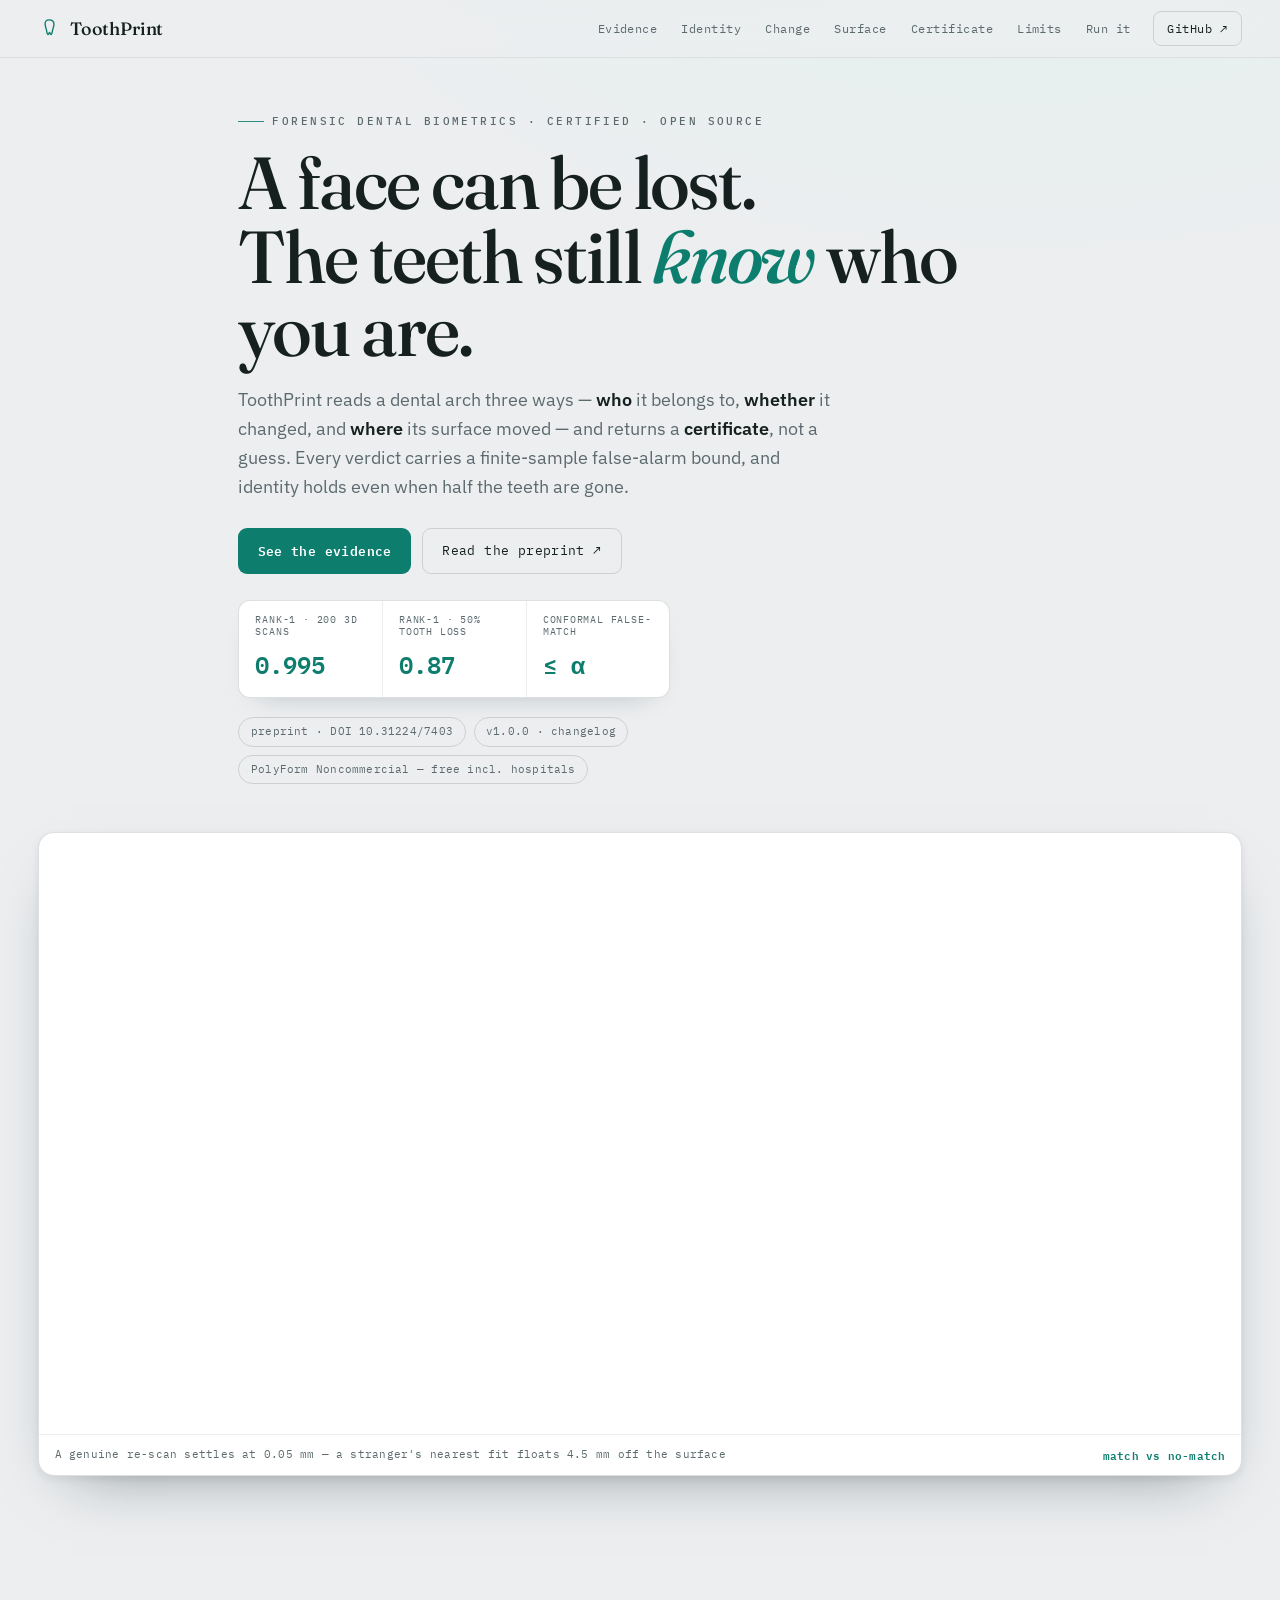
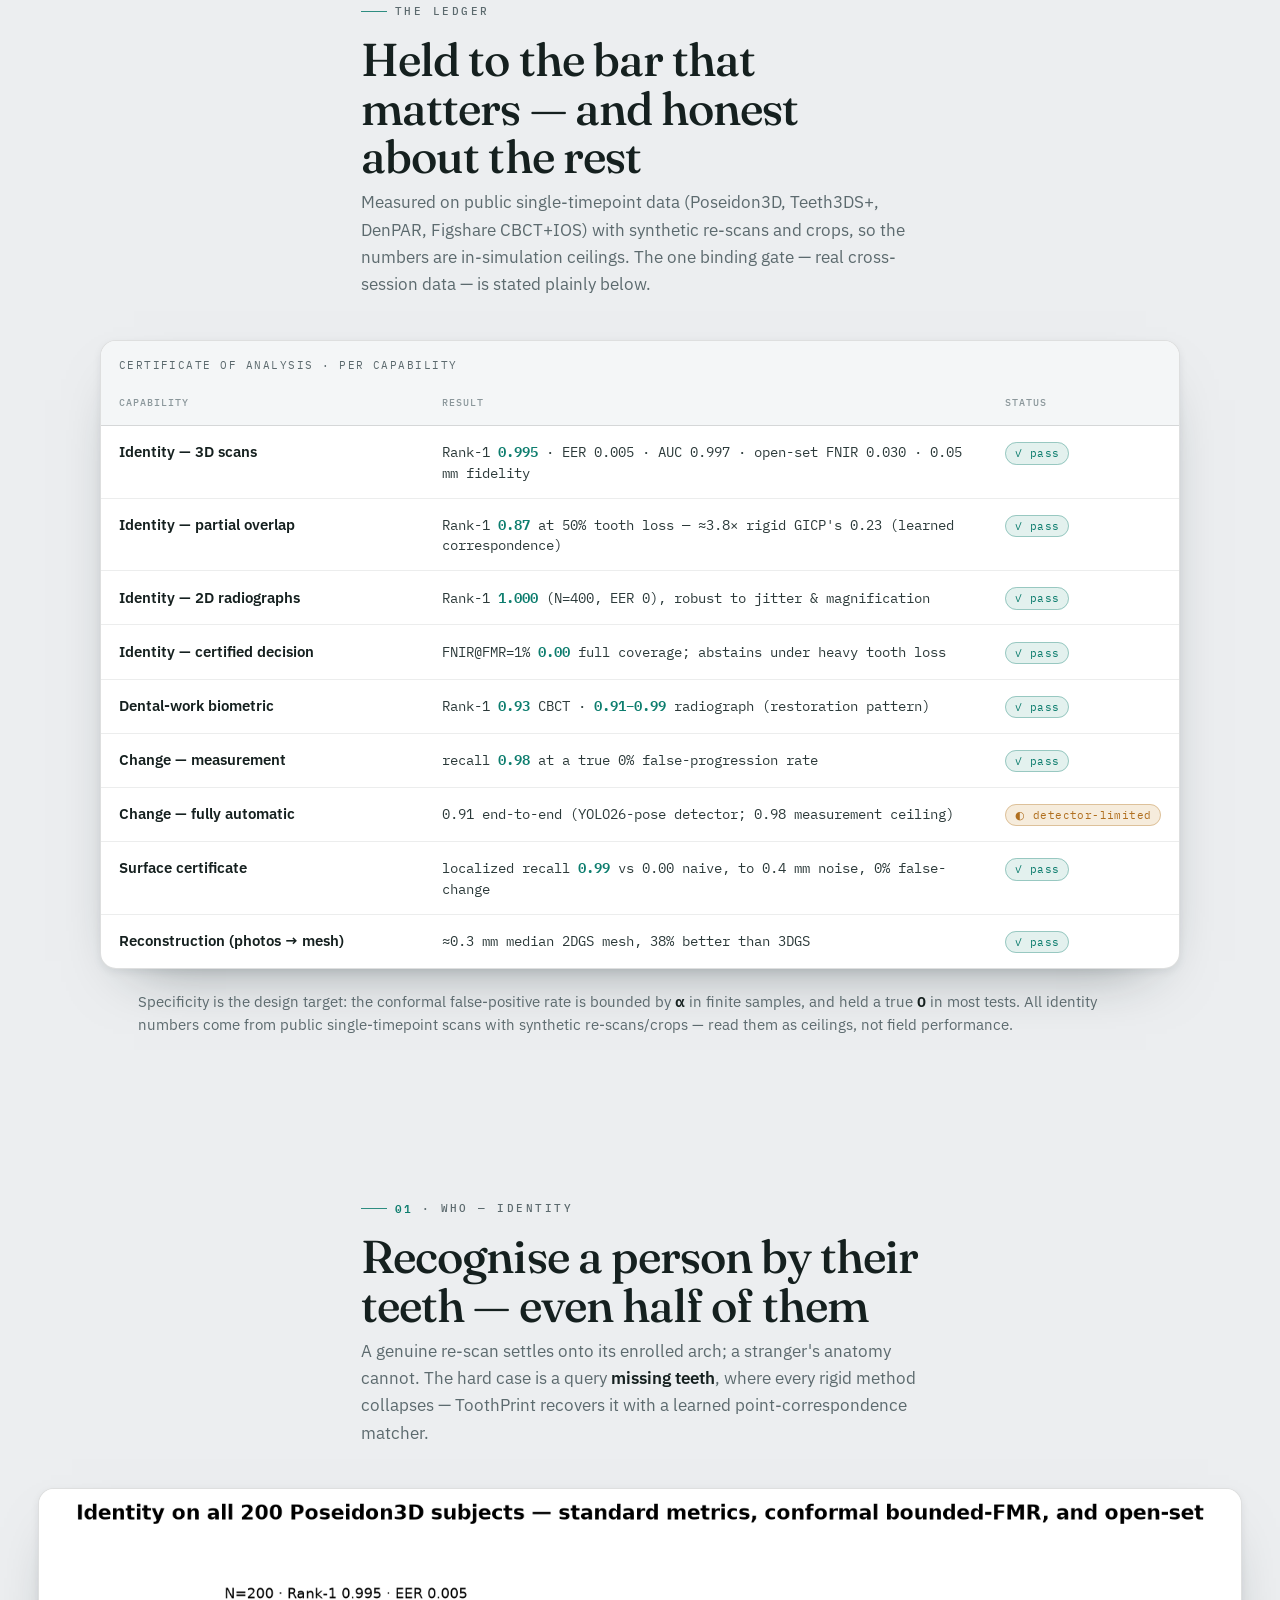
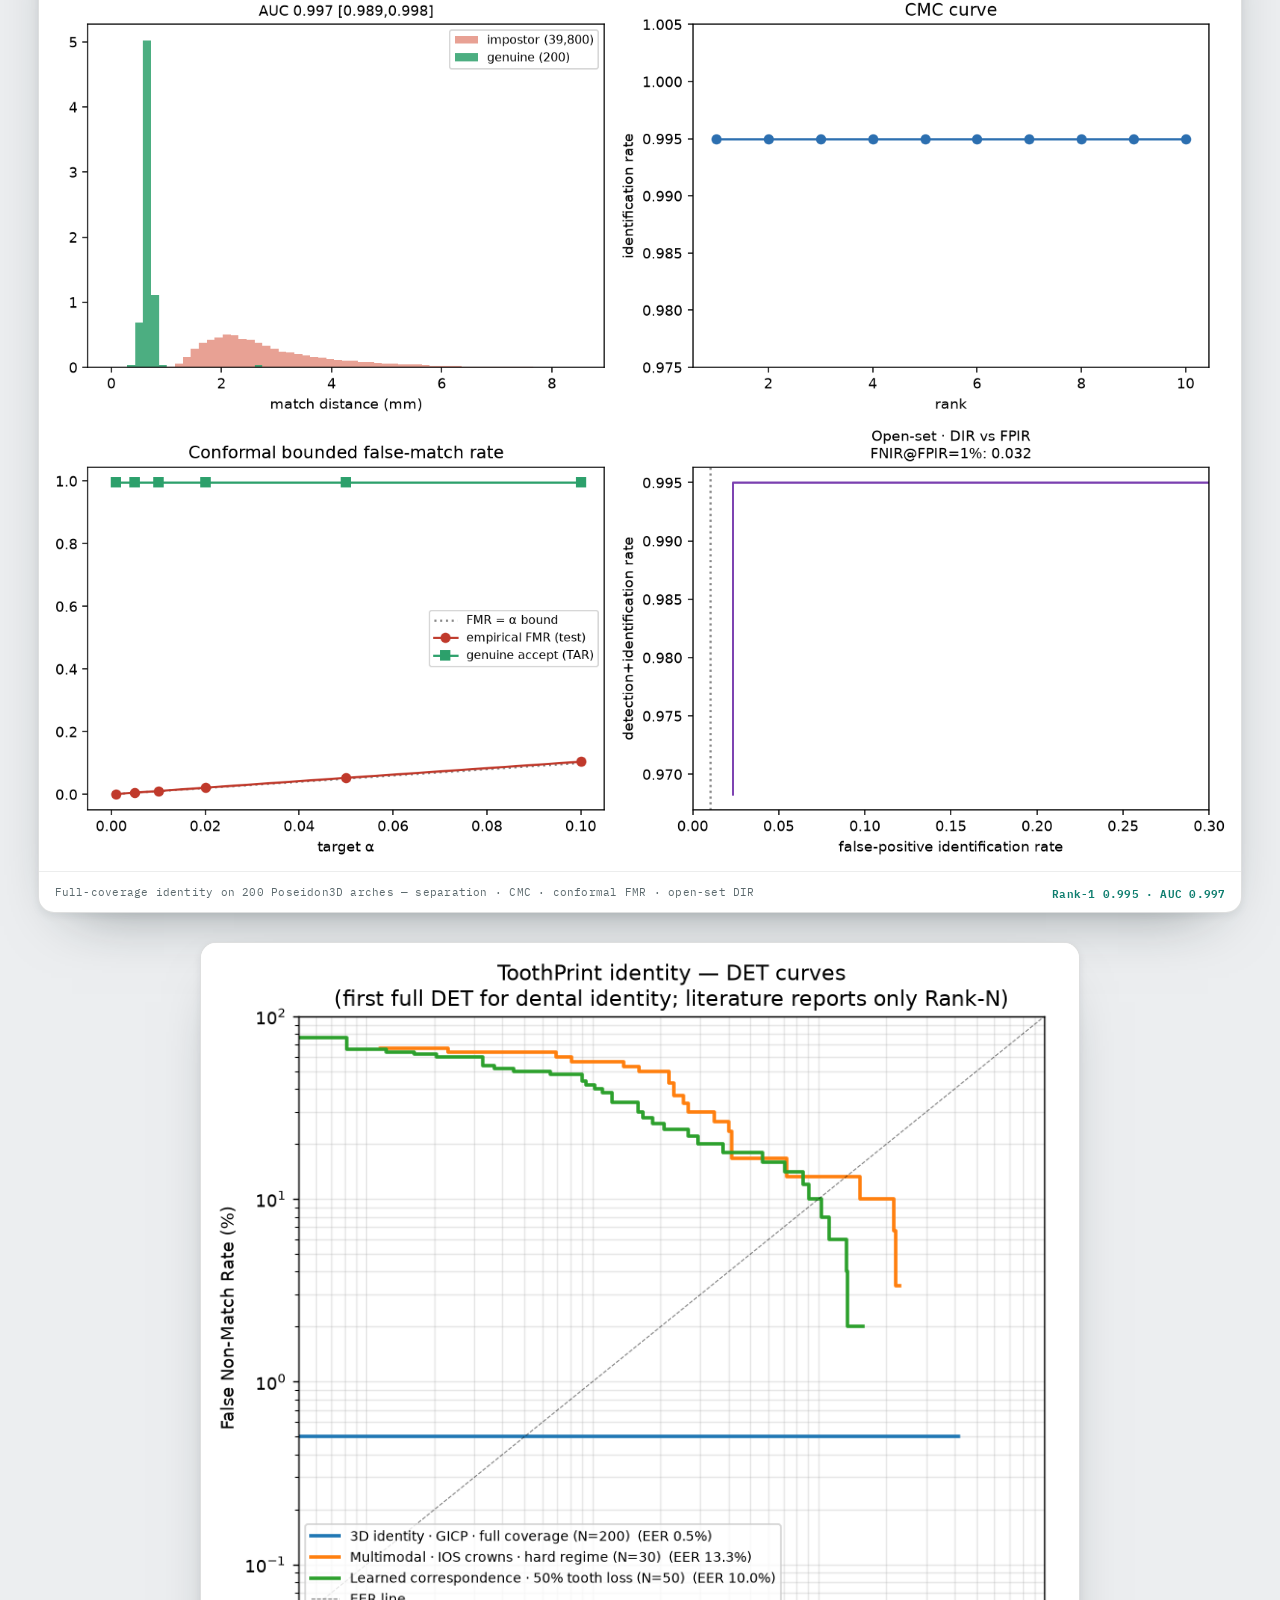
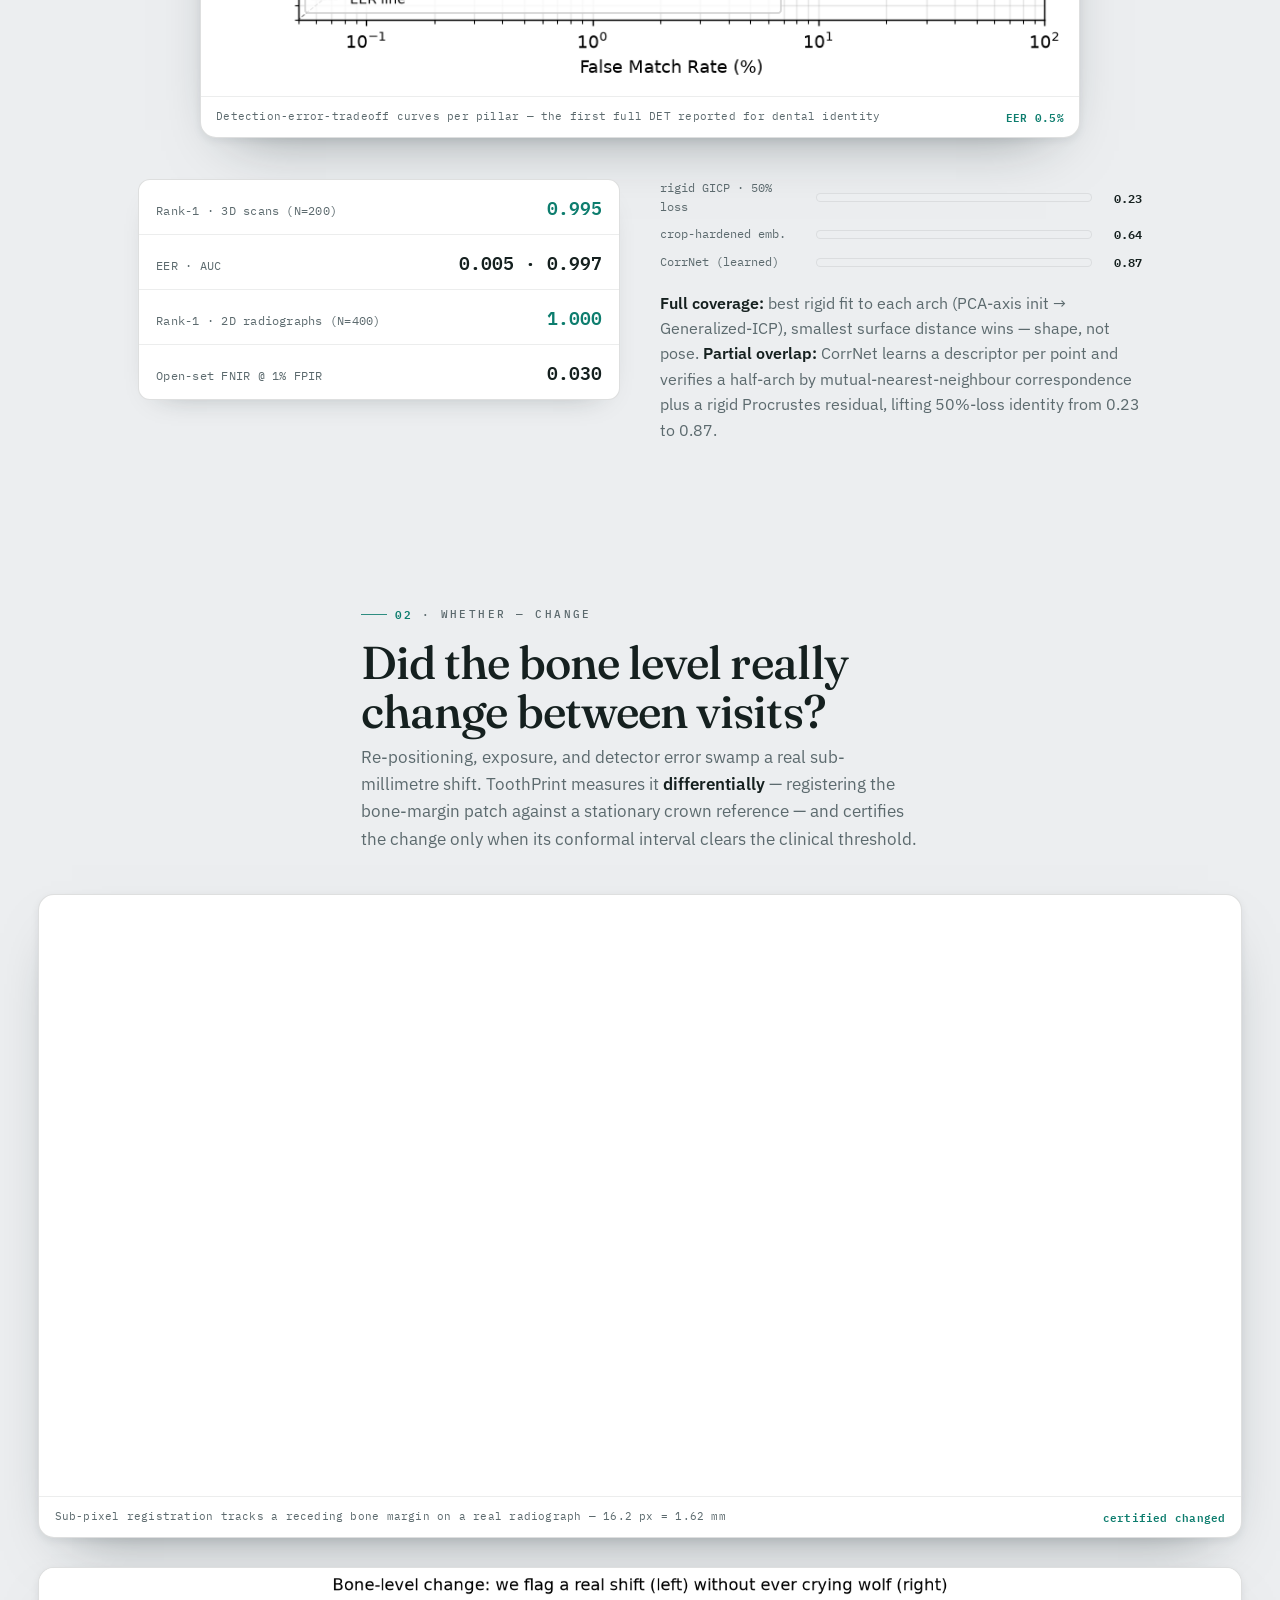
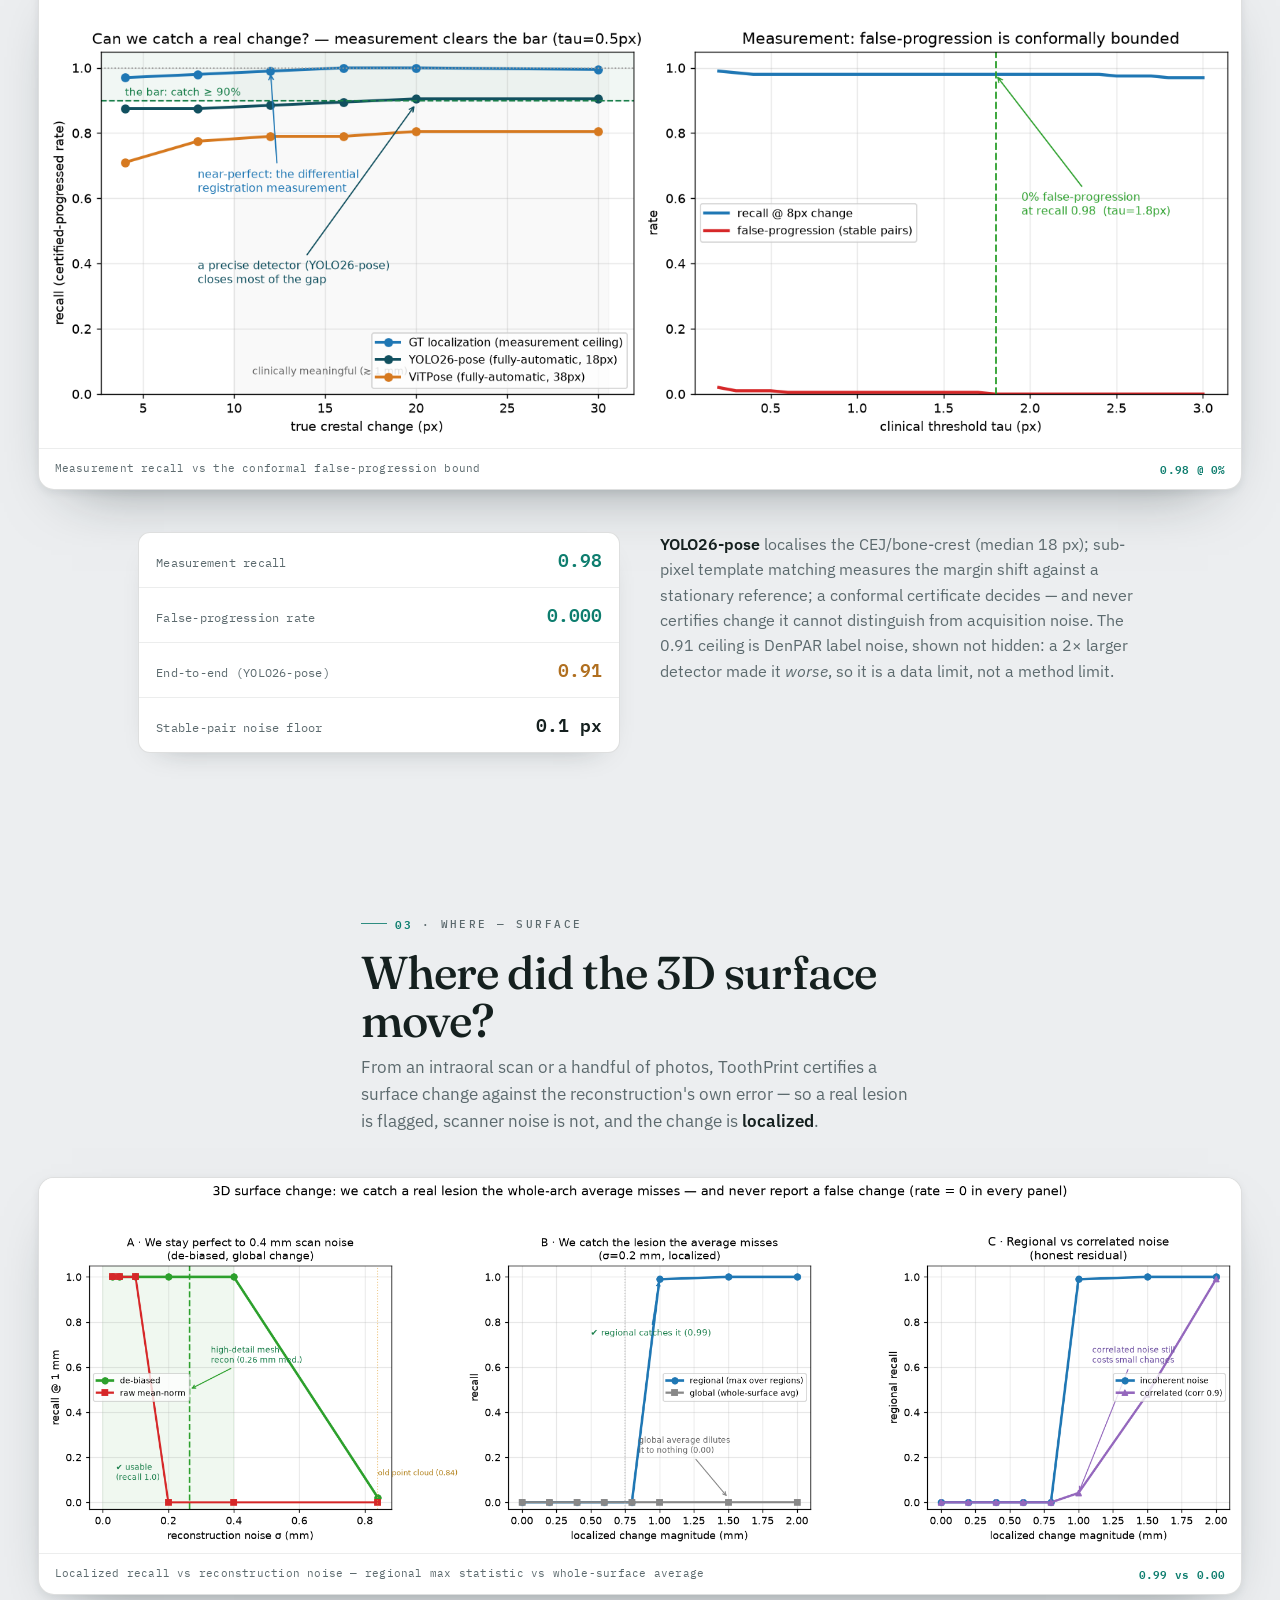
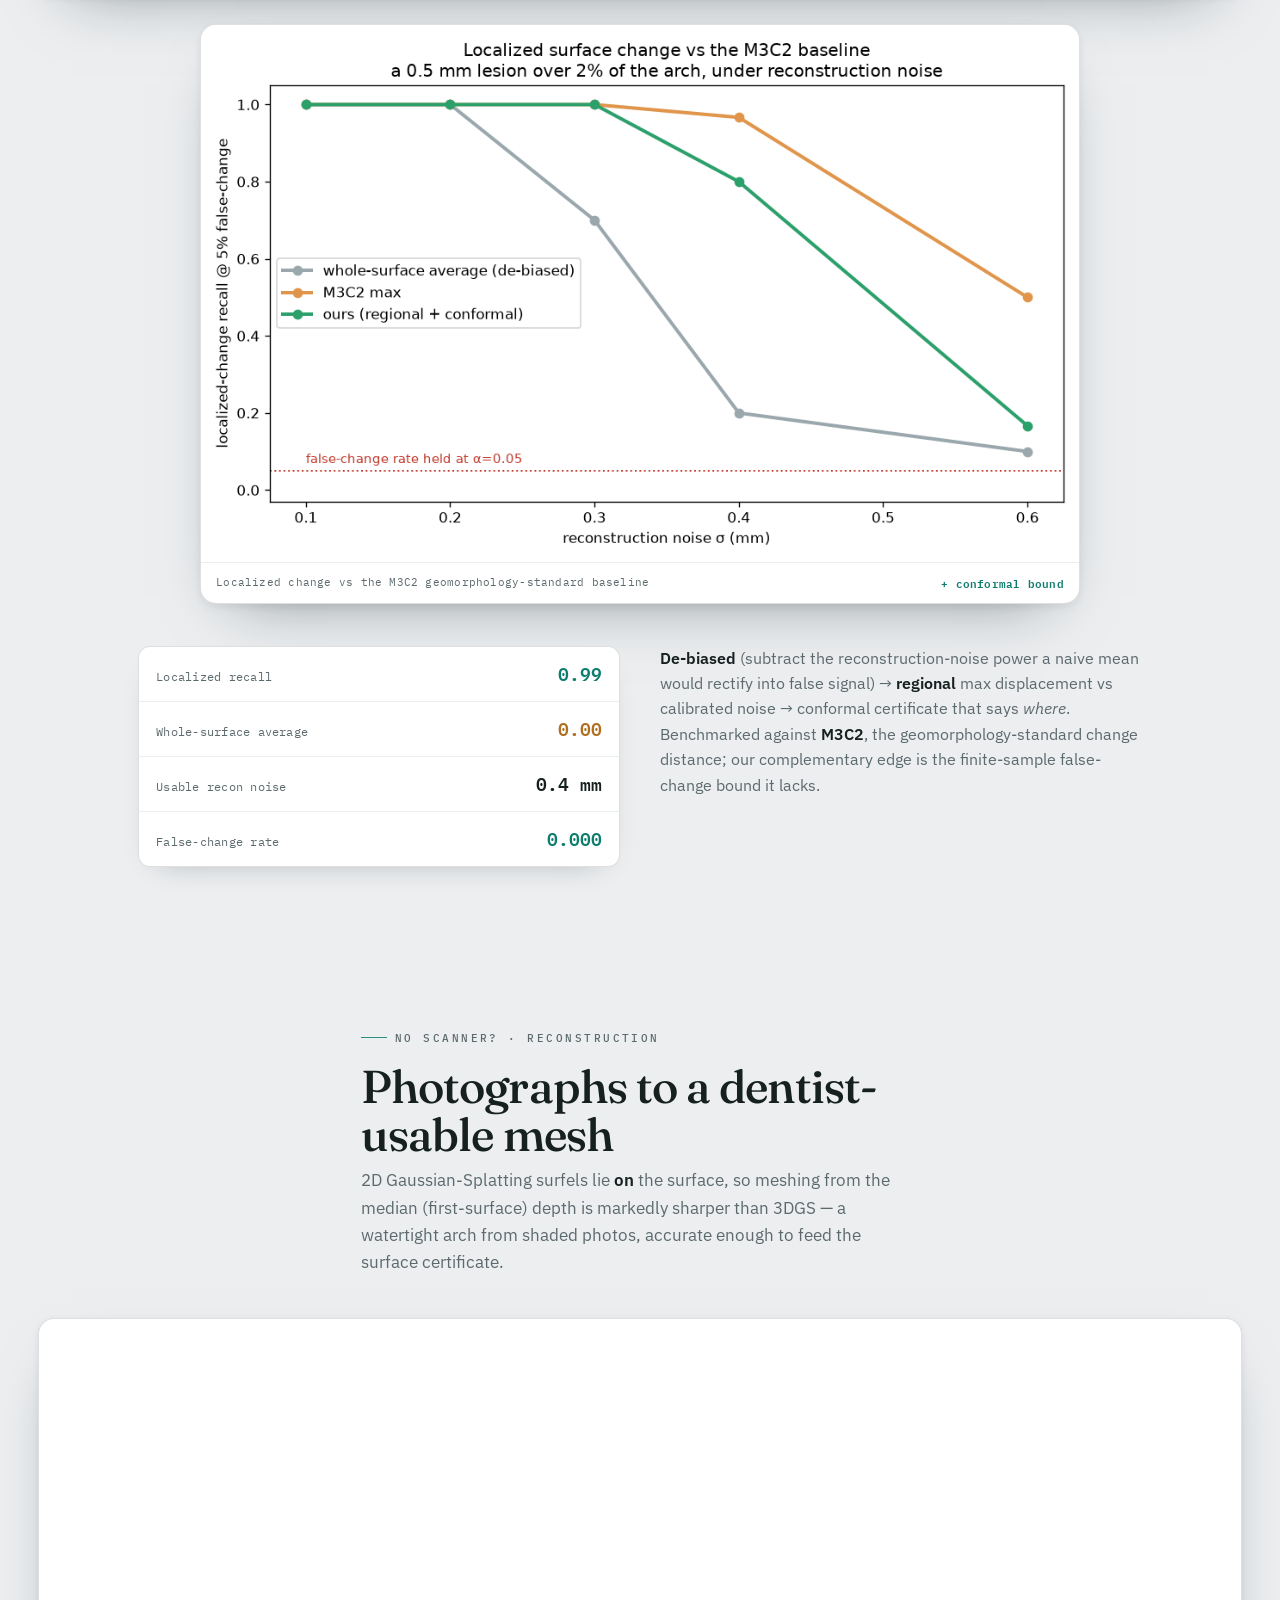
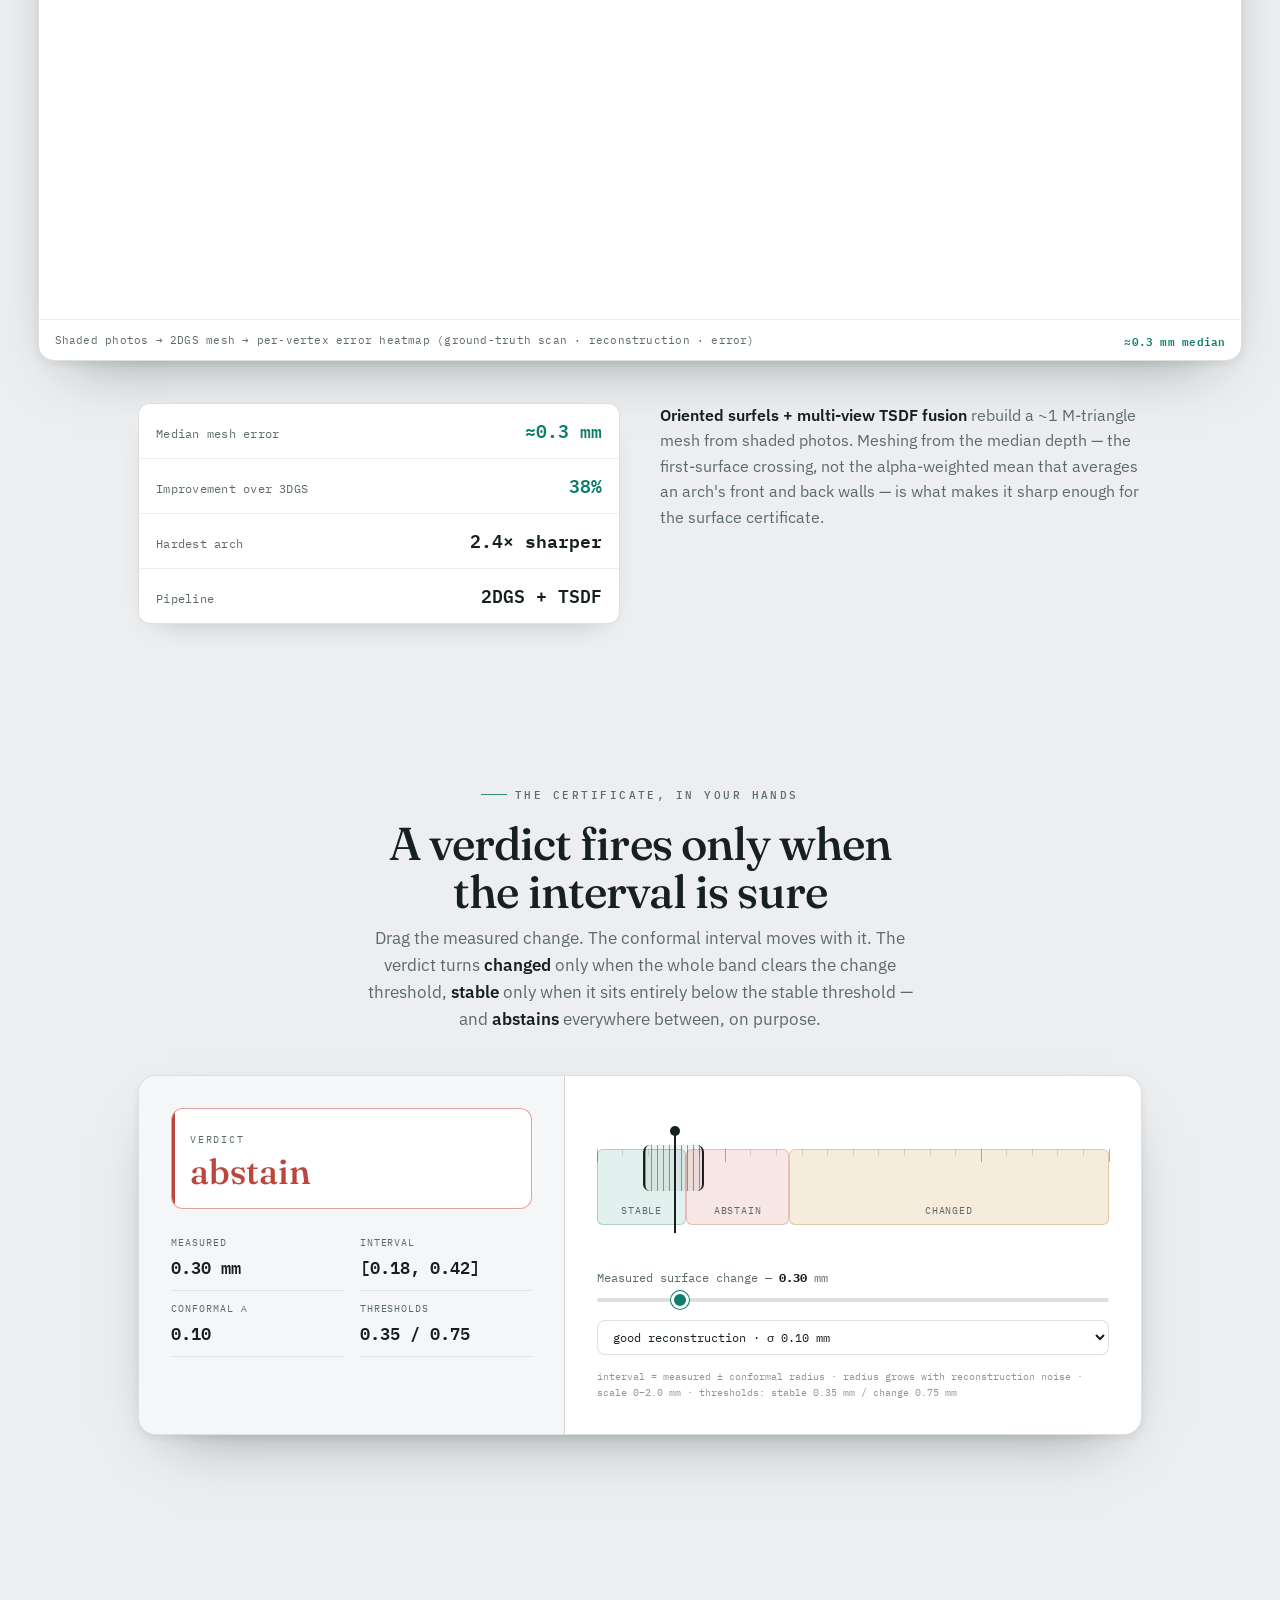
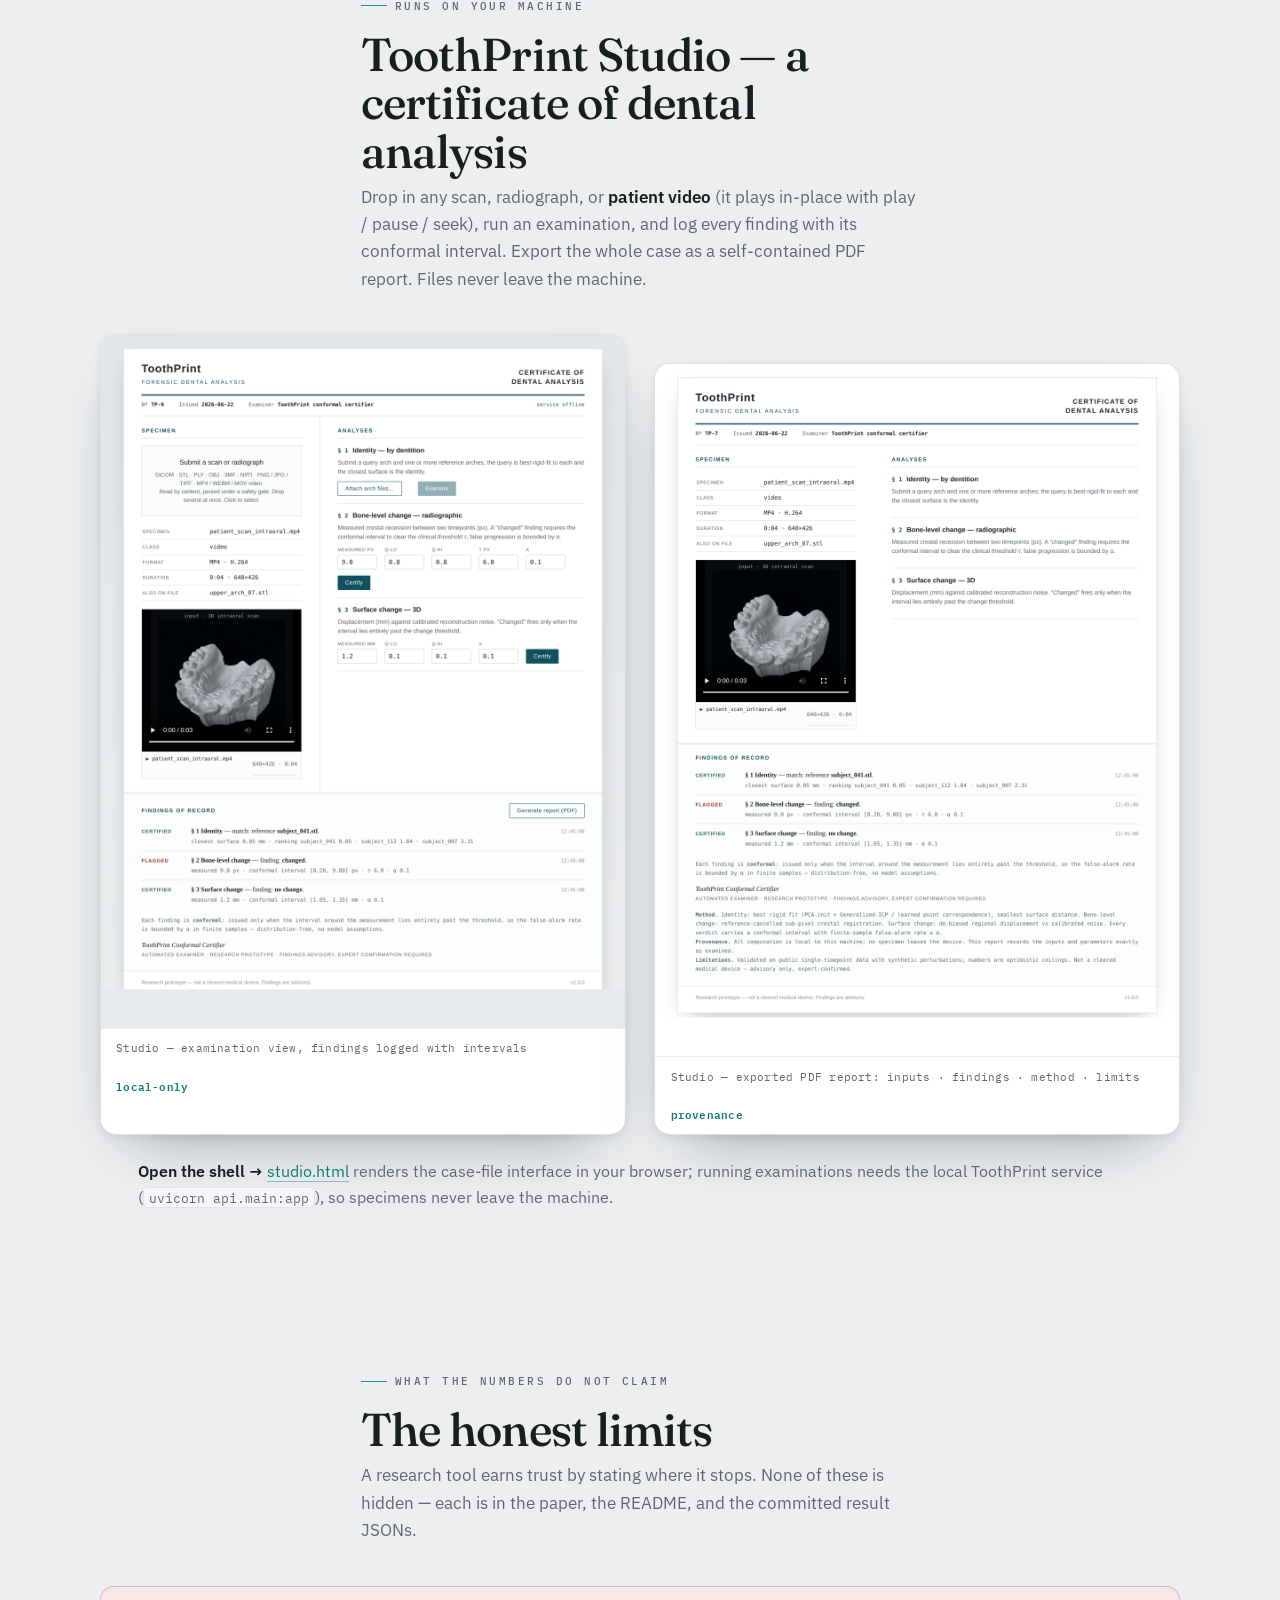
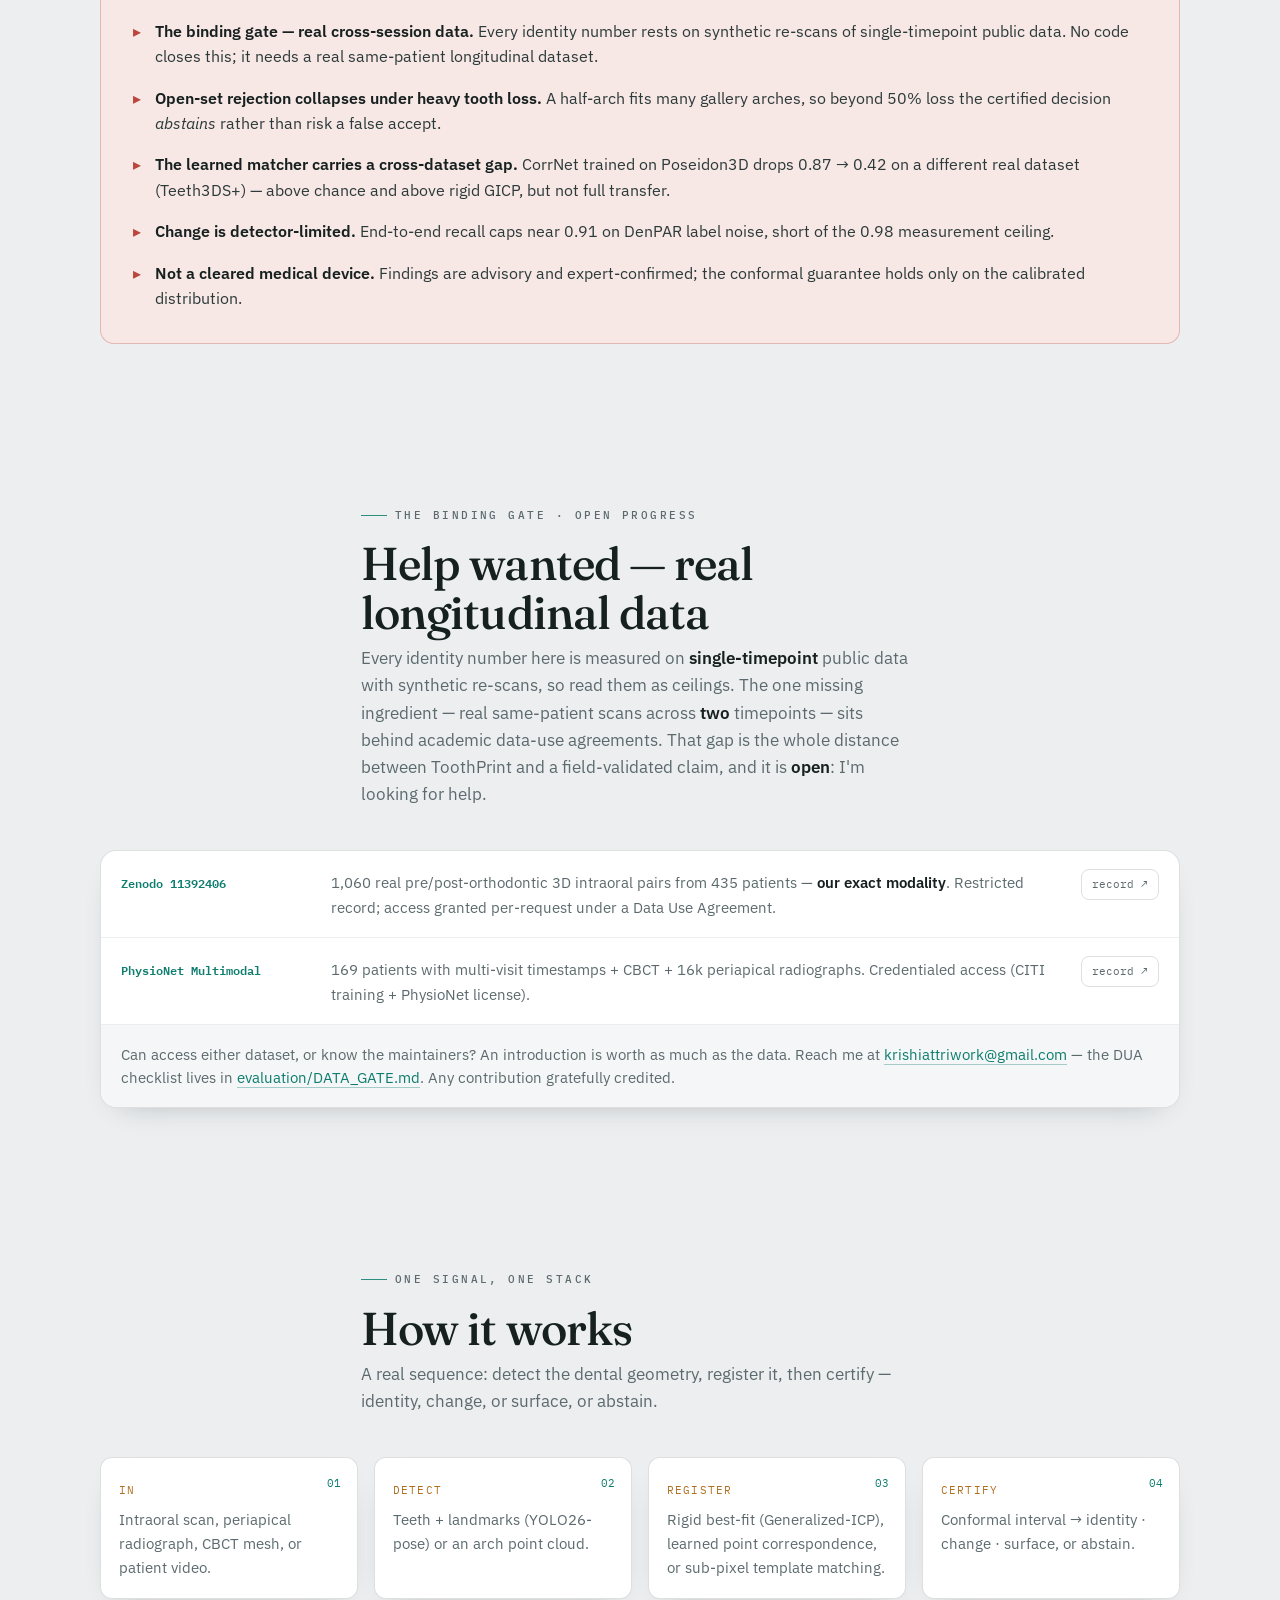
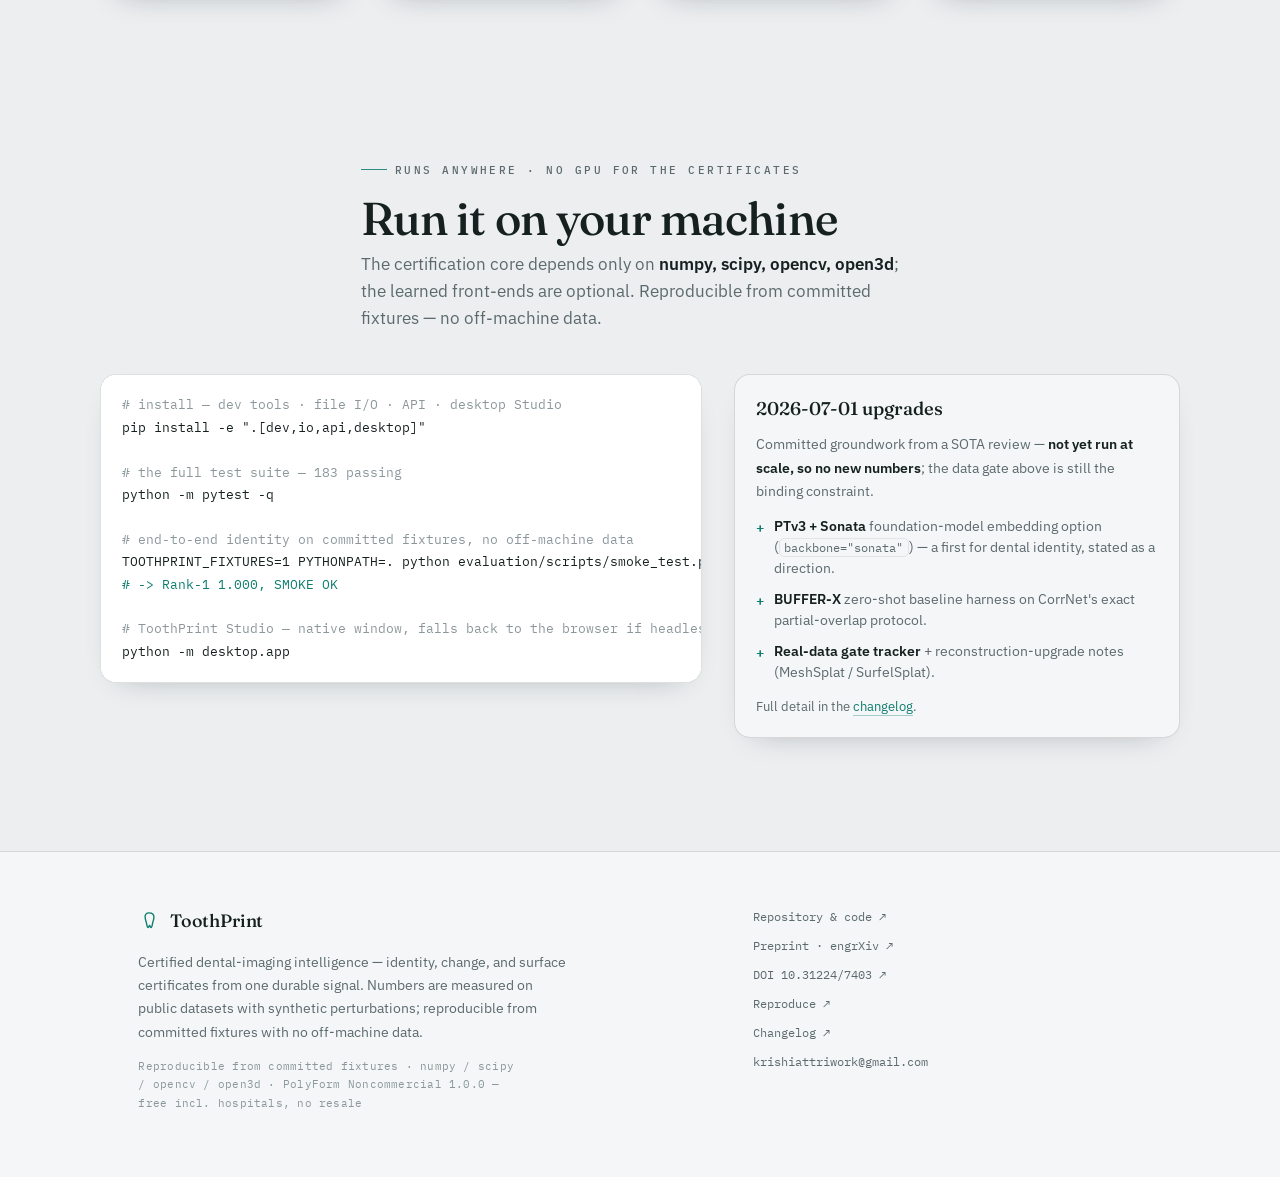
<file: web/index.html>
<!doctype html>
<html lang="en">
<head>
  <meta charset="utf-8" />
  <meta name="viewport" content="width=device-width, initial-scale=1" />
  <title>ToothPrint — certified dental identity, change &amp; surface</title>
  <meta name="description" content="Recognise a person by their teeth — at full coverage and under 50% tooth loss — and certify whether the teeth changed, each verdict carrying a distribution-free false-alarm bound. Validated on public intraoral scans and radiographs." />
  <meta property="og:title" content="ToothPrint — certified dental biometrics" />
  <meta property="og:description" content="A face can be lost; the teeth remain. Identity, change, and surface — each returned as a certificate with a bounded false-alarm rate." />
  <link rel="preconnect" href="https://fonts.googleapis.com" />
  <link rel="preconnect" href="https://fonts.gstatic.com" crossorigin />
  <link href="https://fonts.googleapis.com/css2?family=Fraunces:ital,opsz,wght@0,9..144,400;0,9..144,500;0,9..144,600;1,9..144,400;1,9..144,500&family=IBM+Plex+Mono:wght@400;500;600&family=IBM+Plex+Sans:wght@400;500;600&display=swap" rel="stylesheet" />
  <link rel="stylesheet" href="styles.css" />
</head>
<body id="top">
  <header class="nav">
    <a class="brand" href="#top">
      <svg viewBox="0 0 24 24" fill="none" stroke="currentColor" stroke-width="1.5" aria-hidden="true">
        <path d="M12 3.2c3.4 0 5.4 1.9 5.4 4.8 0 2.1-.8 3.4-1.4 6-.5 2.2-.7 5.1-1.8 5.1-1 0-1-2.3-1.6-2.3s-.6 2.3-1.6 2.3c-1.1 0-1.3-2.9-1.8-5.1-.6-2.6-1.4-3.9-1.4-6C7.2 5.1 9.2 3.2 12 3.2Z" stroke-linejoin="round"/>
      </svg>
      ToothPrint
    </a>
    <nav class="nav-links">
      <a href="#evidence">Evidence</a>
      <a href="#identity">Identity</a>
      <a href="#change">Change</a>
      <a href="#surface">Surface</a>
      <a href="#certificate">Certificate</a>
      <a href="#limits">Limits</a>
      <a href="#run">Run it</a>
    </nav>
    <a class="ghost" href="https://github.com/Archerkattri/toothprint">GitHub ↗</a>
  </header>

  <main>
    <!-- HERO -->
    <section class="hero">
      <div class="wrap">
        <p class="eyebrow">Forensic dental biometrics · certified · open source</p>
        <h1>A face can be lost.<br>The teeth still <span class="em">know</span> who you are.</h1>
        <p class="lede">ToothPrint reads a dental arch three ways — <strong>who</strong> it belongs to, <strong>whether</strong> it changed, and <strong>where</strong> its surface moved — and returns a <strong>certificate</strong>, not a guess. Every verdict carries a finite-sample false-alarm bound, and identity holds even when half the teeth are gone.</p>
        <div class="hero-cta">
          <a class="btn btn-solid" href="#evidence">See the evidence</a>
          <a class="btn btn-line" href="https://engrxiv.org/preprint/view/7403">Read the preprint ↗</a>
        </div>
        <dl class="stats">
          <div><dt>Rank-1 · 200 3D scans</dt><dd>0.995</dd></div>
          <div><dt>Rank-1 · 50% tooth loss</dt><dd>0.87</dd></div>
          <div><dt>Conformal false-match</dt><dd>≤ α</dd></div>
        </dl>
        <p class="badges">
          <a href="https://doi.org/10.31224/7403">preprint · DOI 10.31224/7403</a>
          <a href="https://github.com/Archerkattri/toothprint/blob/main/CHANGELOG.md">v1.0.0 · changelog</a>
          <a href="https://github.com/Archerkattri/toothprint/blob/main/LICENSE">PolyForm Noncommercial — free incl. hospitals</a>
        </p>
      </div>
      <div class="mwrap hero-media">
        <figure class="exhibit reveal">
          <video src="assets/identity_match.mp4" autoplay muted loop playsinline aria-label="A genuine re-scan settles onto the enrolled arch at 0.05 mm; a stranger's best fit floats 4.5 mm off the surface."></video>
          <figcaption><span>A genuine re-scan settles at 0.05 mm — a stranger's nearest fit floats 4.5 mm off the surface</span><b>match vs no-match</b></figcaption>
        </figure>
      </div>
    </section>

    <!-- RESULTS LEDGER -->
    <section id="evidence">
      <div class="head">
        <p class="eyebrow">The ledger</p>
        <h2 class="h2">Held to the bar that matters — and honest about the rest</h2>
        <p class="lede">Measured on public single-timepoint data (Poseidon3D, Teeth3DS+, DenPAR, Figshare CBCT+IOS) with synthetic re-scans and crops, so the numbers are in-simulation ceilings. The one binding gate — real cross-session data — is stated plainly below.</p>
      </div>
      <div class="ledger-wrap">
        <table class="ledger">
          <caption>Certificate of analysis · per capability</caption>
          <thead><tr><th>Capability</th><th>Result</th><th>Status</th></tr></thead>
          <tbody>
            <tr><td class="cap">Identity — 3D scans</td><td class="val">Rank-1 <b>0.995</b> · EER 0.005 · AUC 0.997 · open-set FNIR 0.030 · 0.05 mm fidelity</td><td><span class="chip pass">✓ pass</span></td></tr>
            <tr><td class="cap">Identity — partial overlap</td><td class="val">Rank-1 <b>0.87</b> at 50% tooth loss — ≈3.8× rigid GICP's 0.23 (learned correspondence)</td><td><span class="chip pass">✓ pass</span></td></tr>
            <tr><td class="cap">Identity — 2D radiographs</td><td class="val">Rank-1 <b>1.000</b> (N=400, EER 0), robust to jitter &amp; magnification</td><td><span class="chip pass">✓ pass</span></td></tr>
            <tr><td class="cap">Identity — certified decision</td><td class="val">FNIR@FMR=1% <b>0.00</b> full coverage; abstains under heavy tooth loss</td><td><span class="chip pass">✓ pass</span></td></tr>
            <tr><td class="cap">Dental-work biometric</td><td class="val">Rank-1 <b>0.93</b> CBCT · <b>0.91–0.99</b> radiograph (restoration pattern)</td><td><span class="chip pass">✓ pass</span></td></tr>
            <tr><td class="cap">Change — measurement</td><td class="val">recall <b>0.98</b> at a true 0% false-progression rate</td><td><span class="chip pass">✓ pass</span></td></tr>
            <tr><td class="cap">Change — fully automatic</td><td class="val">0.91 end-to-end (YOLO26-pose detector; 0.98 measurement ceiling)</td><td><span class="chip work">◐ detector-limited</span></td></tr>
            <tr><td class="cap">Surface certificate</td><td class="val">localized recall <b>0.99</b> vs 0.00 naive, to 0.4 mm noise, 0% false-change</td><td><span class="chip pass">✓ pass</span></td></tr>
            <tr><td class="cap">Reconstruction (photos → mesh)</td><td class="val">≈0.3 mm median 2DGS mesh, 38% better than 3DGS</td><td><span class="chip pass">✓ pass</span></td></tr>
          </tbody>
        </table>
      </div>
      <p class="ledger-note">Specificity is the design target: the conformal false-positive rate is bounded by <em>α</em> in finite samples, and held a true <em>0</em> in most tests. All identity numbers come from public single-timepoint scans with synthetic re-scans/crops — read them as ceilings, not field performance.</p>
    </section>

    <!-- 01 · WHO -->
    <section id="identity">
      <div class="head">
        <p class="eyebrow"><span class="idx">01</span> · Who — identity</p>
        <h2 class="h2">Recognise a person by their teeth — even half of them</h2>
        <p class="lede">A genuine re-scan settles onto its enrolled arch; a stranger's anatomy cannot. The hard case is a query <em>missing teeth</em>, where every rigid method collapses — ToothPrint recovers it with a learned point-correspondence matcher.</p>
      </div>
      <div class="mwrap">
        <figure class="exhibit reveal">
          <img src="assets/identity_metrics.png" loading="lazy" alt="Score separation, CMC, conformal false-match tracking, and open-set decision behaviour across 200 Poseidon3D arches." />
          <figcaption><span>Full-coverage identity on 200 Poseidon3D arches — separation · CMC · conformal FMR · open-set DIR</span><b>Rank-1 0.995 · AUC 0.997</b></figcaption>
        </figure>
        <figure class="exhibit mid reveal">
          <img src="assets/det_curves.png" loading="lazy" alt="Detection-error-tradeoff curves per identity pillar — the first full DET curves reported for dental identity." />
          <figcaption><span>Detection-error-tradeoff curves per pillar — the first full DET reported for dental identity</span><b>EER 0.5%</b></figcaption>
        </figure>
      </div>
      <div class="readrow">
        <div class="readout">
          <div class="row"><span class="k">Rank-1 · 3D scans (N=200)</span><span class="v good">0.995</span></div>
          <div class="row"><span class="k">EER · AUC</span><span class="v">0.005 · 0.997</span></div>
          <div class="row"><span class="k">Rank-1 · 2D radiographs (N=400)</span><span class="v good">1.000</span></div>
          <div class="row"><span class="k">Open-set FNIR @ 1% FPIR</span><span class="v">0.030</span></div>
        </div>
        <div>
          <div class="bars" aria-hidden="true">
            <div class="bar"><span>rigid GICP · 50% loss</span><span class="track"><span class="fill lo" style="width:23%"></span></span><span class="n">0.23</span></div>
            <div class="bar"><span>crop-hardened emb.</span><span class="track"><span class="fill lo" style="width:64%"></span></span><span class="n">0.64</span></div>
            <div class="bar"><span>CorrNet (learned)</span><span class="track"><span class="fill hi" style="width:87%"></span></span><span class="n">0.87</span></div>
          </div>
          <p class="how"><b>Full coverage:</b> best rigid fit to each arch (PCA-axis init → Generalized-ICP), smallest surface distance wins — shape, not pose. <b>Partial overlap:</b> CorrNet learns a descriptor per point and verifies a half-arch by mutual-nearest-neighbour correspondence plus a rigid Procrustes residual, lifting 50%-loss identity from 0.23 to 0.87.</p>
        </div>
      </div>
    </section>

    <!-- 02 · WHETHER -->
    <section id="change">
      <div class="head">
        <p class="eyebrow"><span class="idx">02</span> · Whether — change</p>
        <h2 class="h2">Did the bone level really change between visits?</h2>
        <p class="lede">Re-positioning, exposure, and detector error swamp a real sub-millimetre shift. ToothPrint measures it <em>differentially</em> — registering the bone-margin patch against a stationary crown reference — and certifies the change only when its conformal interval clears the clinical threshold.</p>
      </div>
      <div class="mwrap">
        <figure class="exhibit reveal">
          <video src="assets/change_measurement.mp4" autoplay muted loop playsinline aria-label="On a real radiograph the bone crest recedes; sub-pixel registration measures 16.2 px = 1.62 mm and flips to CHANGED only past the clinical threshold."></video>
          <figcaption><span>Sub-pixel registration tracks a receding bone margin on a real radiograph — 16.2 px = 1.62 mm</span><b>certified changed</b></figcaption>
        </figure>
        <figure class="exhibit reveal">
          <img src="assets/change_certificate_v2.png" loading="lazy" alt="Measurement recall versus the conformal false-progression bound; the fully-automatic pipeline is detector-limited." />
          <figcaption><span>Measurement recall vs the conformal false-progression bound</span><b>0.98 @ 0%</b></figcaption>
        </figure>
      </div>
      <div class="readrow">
        <div class="readout">
          <div class="row"><span class="k">Measurement recall</span><span class="v good">0.98</span></div>
          <div class="row"><span class="k">False-progression rate</span><span class="v good">0.000</span></div>
          <div class="row"><span class="k">End-to-end (YOLO26-pose)</span><span class="v warn">0.91</span></div>
          <div class="row"><span class="k">Stable-pair noise floor</span><span class="v">0.1 px</span></div>
        </div>
        <div>
          <p class="how"><b>YOLO26-pose</b> localises the CEJ/bone-crest (median 18 px); sub-pixel template matching measures the margin shift against a stationary reference; a conformal certificate decides — and never certifies change it cannot distinguish from acquisition noise. The 0.91 ceiling is DenPAR label noise, shown not hidden: a 2× larger detector made it <em>worse</em>, so it is a data limit, not a method limit.</p>
        </div>
      </div>
    </section>

    <!-- 03 · WHERE -->
    <section id="surface">
      <div class="head">
        <p class="eyebrow"><span class="idx">03</span> · Where — surface</p>
        <h2 class="h2">Where did the 3D surface move?</h2>
        <p class="lede">From an intraoral scan or a handful of photos, ToothPrint certifies a surface change against the reconstruction's own error — so a real lesion is flagged, scanner noise is not, and the change is <em>localized</em>.</p>
      </div>
      <div class="mwrap">
        <figure class="exhibit reveal">
          <img src="assets/surface_certificate_v2.png" loading="lazy" alt="De-biasing extends usable reconstruction noise to 0.4 mm; a regional max statistic recovers a localized patch change a whole-surface average dilutes to zero, at zero false-change." />
          <figcaption><span>Localized recall vs reconstruction noise — regional max statistic vs whole-surface average</span><b>0.99 vs 0.00</b></figcaption>
        </figure>
        <figure class="exhibit mid reveal">
          <img src="assets/surface_sota.png" loading="lazy" alt="Localized surface change versus the M3C2 geomorphology-standard baseline." />
          <figcaption><span>Localized change vs the M3C2 geomorphology-standard baseline</span><b>+ conformal bound</b></figcaption>
        </figure>
      </div>
      <div class="readrow">
        <div class="readout">
          <div class="row"><span class="k">Localized recall</span><span class="v good">0.99</span></div>
          <div class="row"><span class="k">Whole-surface average</span><span class="v warn">0.00</span></div>
          <div class="row"><span class="k">Usable recon noise</span><span class="v">0.4 mm</span></div>
          <div class="row"><span class="k">False-change rate</span><span class="v good">0.000</span></div>
        </div>
        <div>
          <p class="how"><b>De-biased</b> (subtract the reconstruction-noise power a naive mean would rectify into false signal) → <b>regional</b> max displacement vs calibrated noise → conformal certificate that says <em>where</em>. Benchmarked against <b>M3C2</b>, the geomorphology-standard change distance; our complementary edge is the finite-sample false-change bound it lacks.</p>
        </div>
      </div>
    </section>

    <!-- RECONSTRUCTION -->
    <section id="recon">
      <div class="head">
        <p class="eyebrow">No scanner? · reconstruction</p>
        <h2 class="h2">Photographs to a dentist-usable mesh</h2>
        <p class="lede">2D Gaussian-Splatting surfels lie <em>on</em> the surface, so meshing from the median (first-surface) depth is markedly sharper than 3DGS — a watertight arch from shaded photos, accurate enough to feed the surface certificate.</p>
      </div>
      <div class="mwrap">
        <figure class="exhibit reveal">
          <video src="assets/recon_turntable.mp4" autoplay muted loop playsinline aria-label="Turntable comparing the ground-truth scan, the 2D Gaussian-Splatting mesh, and a per-vertex error heatmap."></video>
          <figcaption><span>Shaded photos → 2DGS mesh → per-vertex error heatmap (ground-truth scan · reconstruction · error)</span><b>≈0.3 mm median</b></figcaption>
        </figure>
      </div>
      <div class="readrow">
        <div class="readout">
          <div class="row"><span class="k">Median mesh error</span><span class="v good">≈0.3 mm</span></div>
          <div class="row"><span class="k">Improvement over 3DGS</span><span class="v good">38%</span></div>
          <div class="row"><span class="k">Hardest arch</span><span class="v">2.4× sharper</span></div>
          <div class="row"><span class="k">Pipeline</span><span class="v">2DGS + TSDF</span></div>
        </div>
        <div>
          <p class="how"><b>Oriented surfels + multi-view TSDF fusion</b> rebuild a ~1 M-triangle mesh from shaded photos. Meshing from the median depth — the first-surface crossing, not the alpha-weighted mean that averages an arch's front and back walls — is what makes it sharp enough for the surface certificate.</p>
        </div>
      </div>
    </section>

    <!-- THE CERTIFICATE (signature instrument) -->
    <section id="certificate">
      <div class="head center">
        <p class="eyebrow">The certificate, in your hands</p>
        <h2 class="h2">A verdict fires only when the interval is sure</h2>
        <p class="lede">Drag the measured change. The conformal interval moves with it. The verdict turns <strong>changed</strong> only when the whole band clears the change threshold, <strong>stable</strong> only when it sits entirely below the stable threshold — and <strong>abstains</strong> everywhere between, on purpose.</p>
      </div>
      <div class="wrap">
        <div class="instrument reveal">
          <div class="inst-grid">
            <div class="inst-read">
              <div class="verdict" id="verdict" data-state="stable">
                <span class="vl">verdict</span><span class="vw" id="verdictWord">stable</span>
              </div>
              <dl>
                <div><dt>measured</dt><dd id="measuredOut">0.30 mm</dd></div>
                <div><dt>interval</dt><dd id="intervalOut">[0.19, 0.41]</dd></div>
                <div><dt>conformal α</dt><dd id="alphaOut">0.10</dd></div>
                <div><dt>thresholds</dt><dd>0.35 / 0.75</dd></div>
              </dl>
            </div>
            <div class="inst-stage">
              <div class="scale" id="scale">
                <div class="zone zs" style="left:0"><span>stable</span></div>
                <div class="zone zu"><span>abstain</span></div>
                <div class="zone zc"><span>changed</span></div>
                <div class="ticks" id="ticks" aria-hidden="true"></div>
                <div class="band" id="band"></div>
                <div class="pin" id="pin"></div>
              </div>
              <label class="ctrl" for="measured">Measured surface change — <b id="sliderVal">0.30</b> mm</label>
              <input id="measured" type="range" min="0" max="200" value="30" aria-describedby="verdictWord" />
              <select id="noise" aria-label="Reconstruction noise level">
                <option value="0.06">IOS scan · σ 0.05 mm (tight)</option>
                <option value="0.12" selected>good reconstruction · σ 0.10 mm</option>
                <option value="0.24">rough · σ 0.20 mm (wide)</option>
              </select>
              <p class="inst-foot">interval = measured ± conformal radius · radius grows with reconstruction noise · scale 0–2.0 mm · thresholds: stable 0.35 mm / change 0.75 mm</p>
            </div>
          </div>
        </div>
      </div>
    </section>

    <!-- STUDIO -->
    <section id="studio">
      <div class="head">
        <p class="eyebrow">Runs on your machine</p>
        <h2 class="h2">ToothPrint Studio — a certificate of dental analysis</h2>
        <p class="lede">Drop in any scan, radiograph, or <em>patient video</em> (it plays in-place with play / pause / seek), run an examination, and log every finding with its conformal interval. Export the whole case as a self-contained PDF report. Files never leave the machine.</p>
      </div>
      <div class="studio-grid">
        <figure class="exhibit reveal">
          <img src="assets/studio.png" loading="lazy" alt="ToothPrint Studio during an examination: the patient's intraoral video plays in-place, the specimen is recorded, and each finding is logged with its conformal interval." />
          <figcaption><span>Studio — examination view, findings logged with intervals</span><b>local-only</b></figcaption>
        </figure>
        <figure class="exhibit reveal">
          <img src="assets/studio_certificate.png" loading="lazy" alt="The exported ToothPrint PDF report: inputs, every finding, method, provenance, and limitations on one self-contained sheet." />
          <figcaption><span>Studio — exported PDF report: inputs · findings · method · limits</span><b>provenance</b></figcaption>
        </figure>
      </div>
      <p class="how" style="max-width:var(--maxw);margin:1.5rem auto 0;padding-inline:var(--gut)">
        <b>Open the shell →</b> <a class="ilink" href="studio.html">studio.html</a> renders the case-file interface in your browser; running examinations needs the local ToothPrint service (<code>uvicorn api.main:app</code>), so specimens never leave the machine.
      </p>
    </section>

    <!-- LIMITS -->
    <section id="limits">
      <div class="head">
        <p class="eyebrow">What the numbers do not claim</p>
        <h2 class="h2">The honest limits</h2>
        <p class="lede">A research tool earns trust by stating where it stops. None of these is hidden — each is in the paper, the README, and the committed result JSONs.</p>
      </div>
      <div class="limits reveal">
        <ul>
          <li><span><b>The binding gate — real cross-session data.</b> Every identity number rests on synthetic re-scans of single-timepoint public data. No code closes this; it needs a real same-patient longitudinal dataset.</span></li>
          <li><span><b>Open-set rejection collapses under heavy tooth loss.</b> A half-arch fits many gallery arches, so beyond 50% loss the certified decision <em>abstains</em> rather than risk a false accept.</span></li>
          <li><span><b>The learned matcher carries a cross-dataset gap.</b> CorrNet trained on Poseidon3D drops 0.87 → 0.42 on a different real dataset (Teeth3DS+) — above chance and above rigid GICP, but not full transfer.</span></li>
          <li><span><b>Change is detector-limited.</b> End-to-end recall caps near 0.91 on DenPAR label noise, short of the 0.98 measurement ceiling.</span></li>
          <li><span><b>Not a cleared medical device.</b> Findings are advisory and expert-confirmed; the conformal guarantee holds only on the calibrated distribution.</span></li>
        </ul>
      </div>
    </section>

    <!-- DATA GATE / HELP WANTED -->
    <section id="gate">
      <div class="head">
        <p class="eyebrow">The binding gate · open progress</p>
        <h2 class="h2">Help wanted — real longitudinal data</h2>
        <p class="lede">Every identity number here is measured on <em>single-timepoint</em> public data with synthetic re-scans, so read them as ceilings. The one missing ingredient — real same-patient scans across <em>two</em> timepoints — sits behind academic data-use agreements. That gap is the whole distance between ToothPrint and a field-validated claim, and it is <strong>open</strong>: I'm looking for help.</p>
      </div>
      <div class="gate">
        <ul>
          <li><span class="gk">Zenodo 11392406</span><span class="gt">1,060 real pre/post-orthodontic 3D intraoral pairs from 435 patients — <b>our exact modality</b>. Restricted record; access granted per-request under a Data Use Agreement.</span><a class="gl" href="https://zenodo.org/records/11392406">record ↗</a></li>
          <li><span class="gk">PhysioNet Multimodal</span><span class="gt">169 patients with multi-visit timestamps + CBCT + 16k periapical radiographs. Credentialed access (CITI training + PhysioNet license).</span><a class="gl" href="https://physionet.org/content/multimodal-dental-dataset/">record ↗</a></li>
        </ul>
        <p class="gate-foot">Can access either dataset, or know the maintainers? An introduction is worth as much as the data. Reach me at <a href="mailto:krishiattriwork@gmail.com">krishiattriwork@gmail.com</a> — the DUA checklist lives in <a href="https://github.com/Archerkattri/toothprint/blob/main/evaluation/DATA_GATE.md">evaluation/DATA_GATE.md</a>. Any contribution gratefully credited.</p>
      </div>
    </section>

    <!-- PIPELINE -->
    <section id="pipeline">
      <div class="head">
        <p class="eyebrow">One signal, one stack</p>
        <h2 class="h2">How it works</h2>
        <p class="lede">A real sequence: detect the dental geometry, register it, then certify — identity, change, or surface, or abstain.</p>
      </div>
      <div class="pipe">
        <div class="pstep"><span class="pk">in</span><p>Intraoral scan, periapical radiograph, CBCT mesh, or patient video.</p></div>
        <div class="pstep"><span class="pk">detect</span><p>Teeth + landmarks (YOLO26-pose) or an arch point cloud.</p></div>
        <div class="pstep"><span class="pk">register</span><p>Rigid best-fit (Generalized-ICP), learned point correspondence, or sub-pixel template matching.</p></div>
        <div class="pstep"><span class="pk">certify</span><p>Conformal interval → identity · change · surface, or abstain.</p></div>
      </div>
    </section>

    <!-- RUN IT -->
    <section id="run">
      <div class="head">
        <p class="eyebrow">Runs anywhere · no GPU for the certificates</p>
        <h2 class="h2">Run it on your machine</h2>
        <p class="lede">The certification core depends only on <em>numpy, scipy, opencv, open3d</em>; the learned front-ends are optional. Reproducible from committed fixtures — no off-machine data.</p>
      </div>
      <div class="run-grid">
        <pre class="code" aria-label="install and run"><span class="c"># install — dev tools · file I/O · API · desktop Studio</span>
pip install -e ".[dev,io,api,desktop]"

<span class="c"># the full test suite — 183 passing</span>
python -m pytest -q

<span class="c"># end-to-end identity on committed fixtures, no off-machine data</span>
TOOTHPRINT_FIXTURES=1 PYTHONPATH=. python evaluation/scripts/smoke_test.py
<span class="o"># -> Rank-1 1.000, SMOKE OK</span>

<span class="c"># ToothPrint Studio — native window, falls back to the browser if headless</span>
python -m desktop.app</pre>
        <aside class="upgrades">
          <h3>2026-07-01 upgrades</h3>
          <p>Committed groundwork from a SOTA review — <b>not yet run at scale, so no new numbers</b>; the data gate above is still the binding constraint.</p>
          <ul>
            <li><b>PTv3 + Sonata</b> foundation-model embedding option (<code>backbone="sonata"</code>) — a first for dental identity, stated as a direction.</li>
            <li><b>BUFFER-X</b> zero-shot baseline harness on CorrNet's exact partial-overlap protocol.</li>
            <li><b>Real-data gate tracker</b> + reconstruction-upgrade notes (MeshSplat / SurfelSplat).</li>
          </ul>
          <p class="up-foot">Full detail in the <a href="https://github.com/Archerkattri/toothprint/blob/main/CHANGELOG.md">changelog</a>.</p>
        </aside>
      </div>
    </section>
  </main>

  <footer class="foot">
    <div class="foot-in">
      <div>
        <div class="brand">
          <svg viewBox="0 0 24 24" fill="none" stroke="currentColor" stroke-width="1.5" aria-hidden="true">
            <path d="M12 3.2c3.4 0 5.4 1.9 5.4 4.8 0 2.1-.8 3.4-1.4 6-.5 2.2-.7 5.1-1.8 5.1-1 0-1-2.3-1.6-2.3s-.6 2.3-1.6 2.3c-1.1 0-1.3-2.9-1.8-5.1-.6-2.6-1.4-3.9-1.4-6C7.2 5.1 9.2 3.2 12 3.2Z" stroke-linejoin="round"/>
          </svg>
          ToothPrint
        </div>
        <p>Certified dental-imaging intelligence — identity, change, and surface certificates from one durable signal. Numbers are measured on public datasets with synthetic perturbations; reproducible from committed fixtures with no off-machine data.</p>
        <p class="meta">Reproducible from committed fixtures · numpy / scipy / opencv / open3d · PolyForm Noncommercial 1.0.0 — free incl. hospitals, no resale</p>
      </div>
      <div class="foot-links">
        <a href="https://github.com/Archerkattri/toothprint">Repository &amp; code ↗</a>
        <a href="https://engrxiv.org/preprint/view/7403">Preprint · engrXiv ↗</a>
        <a href="https://doi.org/10.31224/7403">DOI 10.31224/7403 ↗</a>
        <a href="https://github.com/Archerkattri/toothprint/blob/main/REPRODUCE.md">Reproduce ↗</a>
        <a href="https://github.com/Archerkattri/toothprint/blob/main/CHANGELOG.md">Changelog ↗</a>
        <a href="mailto:krishiattriwork@gmail.com">krishiattriwork@gmail.com</a>
      </div>
    </div>
  </footer>

  <script src="app.js"></script>
</body>
</html>
</file>
<file: styles.css>
/* ToothPrint — clinical imaging-viewer theme (light), media-forward.
   Cool off-white canvas, ink text, a precise mono-data instrument feel.
   Type: Fraunces (display) · IBM Plex Sans (body) · IBM Plex Mono (evidence). */

:root{
  --bg:#eceef0; --bg-2:#f4f6f7; --card:#ffffff;
  --ink:#15201f; --ink-2:#2c3a3a; --slate:#5c6a6e; --faint:#8b979b;
  --verify:#0d7d6e; --verify-tint:#e3f1ee;
  --measure:#b06f1f; --measure-tint:#f6ecdc;
  --abstain:#bb463d; --abstain-tint:#f7e7e5;
  --line:rgba(21,32,31,.14); --line-soft:rgba(21,32,31,.08);
  --shadow:0 26px 60px -34px rgba(18,34,36,.5), 0 3px 8px rgba(18,34,36,.07);
  --shadow-sm:0 12px 30px -22px rgba(18,34,36,.42);
  --maxw:1080px;            /* text measure */
  --mediaw:1280px;          /* media breaks out wider */
  --gut:clamp(1.15rem,4vw,2.4rem);
  --pad:clamp(3.6rem,9vh,7rem);
  --r:16px;
  --serif:"Fraunces",Georgia,serif;
  --sans:"IBM Plex Sans",system-ui,sans-serif;
  --mono:"IBM Plex Mono",ui-monospace,monospace;
}

*{box-sizing:border-box}
html{scroll-behavior:smooth;overflow-x:clip}
@media (prefers-reduced-motion:reduce){html{scroll-behavior:auto}}
body{
  margin:0;background:var(--bg);color:var(--ink);
  font-family:var(--sans);font-size:clamp(.96rem,1.05vw,1.02rem);line-height:1.62;
  -webkit-font-smoothing:antialiased;text-rendering:optimizeLegibility;font-variant-numeric:tabular-nums;
  background-image:radial-gradient(1200px 600px at 80% -12%, var(--verify-tint), transparent 60%);
  background-attachment:fixed;
}
a{color:inherit;text-decoration:none}
img,video{max-width:100%;display:block}
::selection{background:var(--verify);color:#fff}
main,header,footer{position:relative;z-index:1}

/* ---------- containers ---------- */
.wrap{max-width:var(--maxw);margin-inline:auto;padding-inline:var(--gut)}
.mwrap{max-width:var(--mediaw);margin-inline:auto;padding-inline:var(--gut)}
section{padding-block:var(--pad)}
.head{max-width:62ch;margin-inline:auto;margin-bottom:clamp(1.8rem,4vw,2.6rem)}
.head.center{text-align:center}
.head.center .eyebrow{justify-content:center}
.head.center .lede{margin-inline:auto}

/* ---------- type ---------- */
.eyebrow{font-family:var(--mono);font-size:.7rem;font-weight:500;letter-spacing:.22em;text-transform:uppercase;
  color:var(--slate);margin:0 0 1rem;display:flex;align-items:center;gap:.7em;flex-wrap:wrap}
.eyebrow::before{content:"";width:26px;height:1px;background:var(--verify);opacity:.85}
.idx{font-family:var(--mono);color:var(--verify);font-weight:600}
h1,h2.h2{overflow-wrap:break-word}
h2.h2{font-family:var(--serif);font-weight:500;font-optical-sizing:auto;font-size:clamp(1.9rem,3.6vw,2.9rem);
  line-height:1.05;letter-spacing:-.02em;margin:.1rem 0 .5rem;color:var(--ink)}
.lede{color:var(--slate);max-width:62ch;margin:.4rem 0 0;font-size:1.05rem}
.lede strong,.lede em{color:var(--ink);font-style:normal;font-weight:600}

/* ---------- nav ---------- */
.nav{position:sticky;top:0;z-index:50;display:flex;align-items:center;gap:1.4rem;padding:.7rem var(--gut);
  background:rgba(236,238,240,.82);backdrop-filter:blur(14px);-webkit-backdrop-filter:blur(14px);border-bottom:1px solid var(--line-soft)}
.brand{display:flex;align-items:center;gap:.6rem;font-family:var(--serif);font-weight:500;font-size:1.12rem;letter-spacing:-.01em;margin-right:auto;color:var(--ink)}
.brand svg{width:22px;height:22px;flex:none;color:var(--verify)}
.nav-links{display:flex;gap:1.5rem}
.nav-links a{font-family:var(--mono);font-size:.76rem;letter-spacing:.04em;color:var(--slate);transition:color .2s}
.nav-links a:hover{color:var(--ink)}
.nav .ghost{font-family:var(--mono);font-size:.74rem;letter-spacing:.05em;color:var(--ink);border:1px solid var(--line);padding:.42rem .8rem;border-radius:8px;transition:border-color .2s,background .2s}
.nav .ghost:hover{border-color:var(--verify);background:var(--verify-tint)}
@media(max-width:760px){.nav-links{display:none}}

/* ---------- hero ---------- */
.hero{padding-top:clamp(2.6rem,6vh,4.5rem);padding-bottom:clamp(2.4rem,5vh,4rem)}
.hero .wrap{max-width:880px}
.hero h1{font-family:var(--serif);font-weight:500;font-optical-sizing:auto;font-size:clamp(2.5rem,6vw,4.6rem);
  line-height:1.0;letter-spacing:-.028em;margin:.2rem 0 1.1rem;color:var(--ink);overflow-wrap:break-word}
.hero h1 .em{font-style:italic;color:var(--verify)}
.hero .lede{font-size:1.12rem;max-width:54ch}
.hero-cta{display:flex;flex-wrap:wrap;gap:.7rem;margin:1.7rem 0 1.6rem}
.btn{font-family:var(--mono);font-size:.8rem;letter-spacing:.03em;padding:.74rem 1.2rem;border-radius:9px;
  display:inline-flex;align-items:center;gap:.5em;transition:transform .15s,background .2s,border-color .2s}
.btn:active{transform:translateY(1px)}
.btn-solid{background:var(--verify);color:#fff;font-weight:600}
.btn-solid:hover{background:#0a6a5d}
.btn-line{border:1px solid var(--line);color:var(--ink)}
.btn-line:hover{border-color:var(--verify);background:var(--verify-tint)}
.stats{display:flex;border:1px solid var(--line);border-radius:12px;overflow:hidden;background:var(--card);max-width:48ch;box-shadow:var(--shadow-sm)}
.stats div{flex:1;padding:.8rem 1rem;border-right:1px solid var(--line-soft)}
.stats div:last-child{border-right:0}
.stats dt{font-family:var(--mono);font-size:.62rem;letter-spacing:.08em;color:var(--slate);text-transform:uppercase;line-height:1.3;margin-bottom:.35rem}
.stats dd{margin:0;font-family:var(--mono);font-size:1.5rem;font-weight:600;color:var(--verify)}
.hero-media{margin-top:clamp(2rem,4vw,3rem)}

/* ---------- exhibit (the big media unit) ---------- */
.exhibit{margin:0 auto;background:var(--card);border:1px solid var(--line);border-radius:var(--r);
  overflow:hidden;box-shadow:var(--shadow)}
.exhibit>img,.exhibit>video{width:100%;display:block}
.exhibit figcaption{font-family:var(--mono);font-size:.68rem;letter-spacing:.02em;color:var(--slate);
  padding:.7rem .95rem;border-top:1px solid var(--line-soft);display:flex;justify-content:space-between;gap:1.2rem;flex-wrap:wrap}
.exhibit figcaption b{color:var(--verify);font-weight:600}
.exhibit.mid{max-width:880px}
.exhibit+.exhibit{margin-top:clamp(1.2rem,2.5vw,1.8rem)}

/* readrow: the evidence panel under the media */
.readrow{display:grid;grid-template-columns:1fr 1fr;gap:clamp(1.3rem,3.2vw,2.6rem);
  max-width:var(--maxw);margin:clamp(1.8rem,3.5vw,2.6rem) auto 0;padding-inline:var(--gut);align-items:start}
.readout{border:1px solid var(--line);border-radius:12px;background:var(--card);overflow:hidden;box-shadow:var(--shadow-sm)}
.readout .row{display:flex;justify-content:space-between;align-items:baseline;gap:1rem;padding:.78rem 1.05rem;border-bottom:1px solid var(--line-soft)}
.readout .row:last-child{border-bottom:0}
.readout .k{font-family:var(--mono);font-size:.74rem;letter-spacing:.02em;color:var(--slate)}
.readout .v{font-family:var(--mono);font-size:1.12rem;font-weight:600;color:var(--ink)}
.readout .v.good{color:var(--verify)}
.readout .v.warn{color:var(--measure)}
.how{color:var(--slate);font-size:.98rem;margin:0}
.how b{color:var(--ink);font-weight:600}
.bars{margin:0 0 1.2rem;display:grid;gap:.55rem}
.bar{display:grid;grid-template-columns:9rem 1fr auto;align-items:center;gap:.7rem;font-family:var(--mono);font-size:.72rem;color:var(--slate)}
.bar .track{height:9px;border-radius:6px;background:var(--bg);border:1px solid var(--line-soft);overflow:hidden}
.bar .fill{height:100%;border-radius:6px}
.bar .fill.lo{background:var(--abstain)}
.bar .fill.hi{background:var(--verify)}
.bar .n{color:var(--ink);font-weight:600;min-width:2.4rem;text-align:right}

/* ---------- results ledger ---------- */
.ledger-wrap{background:var(--card);border:1px solid var(--line);border-radius:var(--r);box-shadow:var(--shadow);overflow:hidden;max-width:var(--maxw);margin-inline:auto}
.ledger{width:100%;border-collapse:collapse;font-size:.94rem}
.ledger caption{text-align:left;font-family:var(--mono);font-size:.66rem;letter-spacing:.14em;text-transform:uppercase;color:var(--slate);padding:1rem 1.1rem .4rem;background:var(--bg-2)}
.ledger th,.ledger td{text-align:left;padding:.9rem 1.1rem;border-bottom:1px solid var(--line-soft);vertical-align:baseline}
.ledger thead th{font-family:var(--mono);font-size:.62rem;letter-spacing:.1em;text-transform:uppercase;color:var(--faint);font-weight:500;border-bottom:1px solid var(--line);background:var(--bg-2)}
.ledger tbody tr{transition:background .15s}
.ledger tbody tr:hover{background:var(--bg-2)}
.ledger tbody tr:last-child td{border-bottom:0}
.ledger .cap{color:var(--ink);font-weight:600;width:30%}
.ledger .val{font-family:var(--mono);color:var(--ink-2);font-size:.85rem;line-height:1.5}
.ledger .val b{color:var(--verify);font-weight:600}
.chip{font-family:var(--mono);font-size:.66rem;letter-spacing:.04em;padding:.2rem .55rem;border-radius:20px;white-space:nowrap;border:1px solid transparent}
.chip.pass{color:var(--verify);border-color:rgba(13,125,110,.35);background:var(--verify-tint)}
.chip.work{color:var(--measure);border-color:rgba(176,111,31,.35);background:var(--measure-tint)}
.ledger-note{color:var(--slate);font-size:.92rem;margin:1.3rem auto 0;max-width:var(--maxw);padding-inline:var(--gut)}
.ledger-note em{color:var(--ink);font-style:normal;font-weight:600}

/* ---------- certificate instrument ---------- */
.instrument{border:1px solid var(--line);border-radius:18px;overflow:hidden;background:var(--card);box-shadow:var(--shadow);max-width:var(--maxw);margin-inline:auto}
.inst-grid{display:grid;grid-template-columns:.85fr 1.15fr}
.inst-read{padding:clamp(1.3rem,3vw,2rem);border-right:1px solid var(--line);background:var(--bg-2)}
.verdict{border:1px solid var(--line);border-radius:12px;padding:1rem 1.1rem;background:var(--card);position:relative;overflow:hidden;transition:border-color .35s}
.verdict::before{content:"";position:absolute;left:0;top:0;bottom:0;width:3px;background:var(--faint);transition:background .35s}
.verdict .vl{font-family:var(--mono);font-size:.62rem;letter-spacing:.18em;text-transform:uppercase;color:var(--slate)}
.verdict .vw{display:block;font-family:var(--serif);font-size:2.2rem;font-weight:500;line-height:1.1;margin-top:.2rem;transition:color .35s;color:var(--ink)}
.verdict[data-state=stable]{border-color:rgba(13,125,110,.5)}.verdict[data-state=stable]::before{background:var(--verify)}.verdict[data-state=stable] .vw{color:var(--verify)}
.verdict[data-state=changed]{border-color:rgba(176,111,31,.5)}.verdict[data-state=changed]::before{background:var(--measure)}.verdict[data-state=changed] .vw{color:var(--measure)}
.verdict[data-state=uncertain]{border-color:rgba(187,70,61,.5)}.verdict[data-state=uncertain]::before{background:var(--abstain)}.verdict[data-state=uncertain] .vw{color:var(--abstain)}
.inst-read dl{display:grid;grid-template-columns:1fr 1fr;gap:.1rem 1rem;margin:1.1rem 0 0}
.inst-read dl>div{padding:.55rem 0;border-bottom:1px solid var(--line-soft)}
.inst-read dt{font-family:var(--mono);font-size:.6rem;letter-spacing:.1em;text-transform:uppercase;color:var(--slate)}
.inst-read dd{margin:.2rem 0 0;font-family:var(--mono);font-size:1.04rem;font-weight:600;color:var(--ink)}
.inst-stage{padding:clamp(1.3rem,3vw,2rem);display:flex;flex-direction:column;justify-content:center}
.scale{position:relative;height:132px;margin:.4rem 0 1.4rem}
.scale .zone{position:absolute;top:34px;bottom:22px;border-radius:6px;display:flex;align-items:flex-end;justify-content:center;font-family:var(--mono);font-size:.6rem;letter-spacing:.08em;text-transform:uppercase;color:var(--slate);padding-bottom:.3rem}
.zone.zs{left:0;background:var(--verify-tint);border:1px solid rgba(13,125,110,.28)}
.zone.zu{background:var(--abstain-tint);border:1px solid rgba(187,70,61,.26)}
.zone.zc{background:var(--measure-tint);border:1px solid rgba(176,111,31,.28)}
.scale .ticks{position:absolute;left:0;right:0;top:34px;height:14px;pointer-events:none}
.scale .ticks i{position:absolute;top:0;width:1px;height:7px;background:var(--line)}
.scale .ticks i.maj{height:13px;background:rgba(21,32,31,.34)}
.scale .band{position:absolute;top:30px;height:46px;border-radius:7px;border-left:2px solid var(--ink);border-right:2px solid var(--ink);
  background-image:repeating-linear-gradient(90deg,rgba(21,32,31,.42) 0 1px,transparent 1px 6px);background-color:rgba(21,32,31,.06);transition:left .08s linear,width .08s linear}
.scale .pin{position:absolute;top:18px;bottom:14px;width:2px;background:var(--ink);transition:left .08s linear}
.scale .pin::after{content:"";position:absolute;top:-7px;left:-4px;width:10px;height:10px;border-radius:50%;background:var(--ink)}
.ctrl{font-family:var(--mono);font-size:.72rem;color:var(--slate);display:block;margin-bottom:.45rem}
.ctrl b{color:var(--ink)}
input[type=range]{-webkit-appearance:none;appearance:none;width:100%;height:4px;border-radius:4px;background:var(--line);outline:none;margin:.2rem 0 1.1rem}
input[type=range]::-webkit-slider-thumb{-webkit-appearance:none;width:18px;height:18px;border-radius:50%;background:var(--verify);border:3px solid #fff;cursor:pointer;box-shadow:0 0 0 1px var(--verify)}
input[type=range]::-moz-range-thumb{width:16px;height:16px;border-radius:50%;background:var(--verify);border:3px solid #fff;cursor:pointer}
.inst-stage select{font-family:var(--mono);font-size:.74rem;background:var(--card);color:var(--ink);border:1px solid var(--line);border-radius:8px;padding:.5rem .7rem;width:100%}
.inst-foot{font-family:var(--mono);font-size:.64rem;color:var(--faint);margin:.9rem 0 0;line-height:1.6}

/* ---------- studio ---------- */
.studio-grid{display:grid;grid-template-columns:1fr 1fr;gap:clamp(1rem,2.5vw,1.8rem);max-width:var(--maxw);margin-inline:auto}

/* ---------- limits ---------- */
.limits{border:1px solid rgba(187,70,61,.3);border-radius:14px;background:var(--abstain-tint);padding:clamp(1.3rem,3vw,2rem);max-width:var(--maxw);margin-inline:auto}
.limits ul{list-style:none;margin:0;padding:0;display:grid;gap:1rem}
.limits li{display:grid;grid-template-columns:auto 1fr;gap:.9rem;color:var(--ink-2);font-size:.98rem}
.limits li::before{content:"▸";color:var(--abstain);font-family:var(--mono)}
.limits b{color:var(--ink);font-weight:600}

/* ---------- pipeline ---------- */
.pipe{display:grid;grid-template-columns:repeat(4,1fr);gap:1rem;counter-reset:step;max-width:var(--maxw);margin-inline:auto}
.pstep{border:1px solid var(--line);border-radius:12px;padding:1.1rem;background:var(--card);position:relative;box-shadow:var(--shadow-sm)}
.pstep::before{counter-increment:step;content:"0" counter(step);position:absolute;top:1rem;right:1rem;font-family:var(--mono);font-size:.7rem;color:var(--verify)}
.pstep .pk{font-family:var(--mono);font-size:.66rem;letter-spacing:.12em;text-transform:uppercase;color:var(--measure)}
.pstep p{margin:.5rem 0 0;font-size:.92rem;color:var(--slate)}

/* ---------- footer ---------- */
.foot{border-top:1px solid var(--line);margin-top:2rem;padding:clamp(2.4rem,5vw,3.4rem) 0;background:var(--bg-2)}
.foot-in{max-width:var(--maxw);margin-inline:auto;padding-inline:var(--gut);display:grid;grid-template-columns:1.5fr 1fr;gap:2rem}
.foot .brand{margin-bottom:.7rem}
.foot p{color:var(--slate);font-size:.9rem;max-width:54ch}
.foot .meta{font-family:var(--mono);font-size:.7rem;color:var(--faint);margin-top:.9rem;letter-spacing:.02em}
.foot-links{display:flex;flex-direction:column;gap:.55rem}
.foot-links a{font-family:var(--mono);font-size:.78rem;color:var(--slate);transition:color .2s}
.foot-links a:hover{color:var(--verify)}

/* ---------- badges (hero) ---------- */
.badges{display:flex;flex-wrap:wrap;gap:.5rem;margin:1.2rem 0 0;max-width:56ch}
.badges a{font-family:var(--mono);font-size:.68rem;letter-spacing:.02em;color:var(--slate);
  border:1px solid var(--line);border-radius:20px;padding:.32rem .72rem;transition:border-color .2s,color .2s,background .2s}
.badges a:hover{border-color:var(--verify);color:var(--verify);background:var(--verify-tint)}

/* inline link + inline code (used in prose) */
.ilink{color:var(--verify);border-bottom:1px solid rgba(13,125,110,.4);transition:border-color .2s}
.ilink:hover{border-bottom-color:var(--verify)}
code{font-family:var(--mono);font-size:.86em;background:var(--bg-2);border:1px solid var(--line-soft);border-radius:5px;padding:.05em .35em}

/* ---------- data gate / help wanted ---------- */
.gate{max-width:var(--maxw);margin-inline:auto;border:1px solid var(--line);border-radius:var(--r);background:var(--card);box-shadow:var(--shadow-sm);overflow:hidden}
.gate ul{list-style:none;margin:0;padding:0}
.gate li{display:grid;grid-template-columns:12rem 1fr auto;gap:1.1rem;align-items:baseline;padding:1.1rem 1.25rem;border-bottom:1px solid var(--line-soft)}
.gate .gk{font-family:var(--mono);font-size:.78rem;font-weight:600;color:var(--verify)}
.gate .gt{color:var(--slate);font-size:.95rem}
.gate .gt b{color:var(--ink);font-weight:600}
.gate .gl{font-family:var(--mono);font-size:.7rem;color:var(--slate);white-space:nowrap;border:1px solid var(--line);border-radius:8px;padding:.35rem .62rem;transition:border-color .2s,color .2s}
.gate .gl:hover{border-color:var(--verify);color:var(--verify)}
.gate-foot{margin:0;padding:1.1rem 1.25rem;background:var(--bg-2);color:var(--slate);font-size:.92rem;line-height:1.6}
.gate-foot a{color:var(--verify);border-bottom:1px solid rgba(13,125,110,.35)}

/* ---------- run it (install + upgrades) ---------- */
.run-grid{display:grid;grid-template-columns:1.35fr 1fr;gap:clamp(1.2rem,3vw,2rem);max-width:var(--maxw);margin-inline:auto;align-items:start}
.code{font-family:var(--mono);font-size:.8rem;line-height:1.75;color:var(--ink);background:var(--card);border:1px solid var(--line);border-radius:var(--r);
  box-shadow:var(--shadow-sm);padding:1.2rem 1.3rem;margin:0;overflow-x:auto;white-space:pre;tab-size:2}
.code .c{color:var(--faint)}
.code .o{color:var(--verify)}
.upgrades{border:1px solid var(--line);border-radius:var(--r);background:var(--bg-2);padding:1.2rem 1.3rem;box-shadow:var(--shadow-sm)}
.upgrades h3{font-family:var(--serif);font-weight:500;font-size:1.15rem;margin:0 0 .5rem;color:var(--ink)}
.upgrades p{color:var(--slate);font-size:.9rem;margin:0 0 .85rem}
.upgrades p b{color:var(--ink);font-weight:600}
.upgrades ul{list-style:none;margin:0 0 .85rem;padding:0;display:grid;gap:.6rem}
.upgrades li{color:var(--slate);font-size:.88rem;padding-left:1.15rem;position:relative;line-height:1.5}
.upgrades li::before{content:"+";position:absolute;left:0;color:var(--verify);font-family:var(--mono);font-weight:600}
.upgrades li b{color:var(--ink);font-weight:600}
.upgrades .up-foot{margin:0;font-size:.82rem}
.upgrades a{color:var(--verify);border-bottom:1px solid rgba(13,125,110,.35)}

/* ---------- reveal ---------- */
.reveal{opacity:0;transform:translateY(22px);transition:opacity .7s ease,transform .7s ease}
.reveal.in{opacity:1;transform:none}
@media (prefers-reduced-motion:reduce){.reveal{opacity:1;transform:none;transition:none}}

a:focus-visible,button:focus-visible,input:focus-visible,select:focus-visible{outline:2px solid var(--verify);outline-offset:3px;border-radius:4px}

/* ---------- responsive ---------- */
.readrow>*,.inst-grid>*,.studio-grid>*,.foot-in>*{min-width:0}
@media(max-width:820px){
  .readrow,.inst-grid,.studio-grid,.foot-in,.run-grid{grid-template-columns:1fr}
  .inst-read{border-right:0;border-bottom:1px solid var(--line)}
  .pipe{grid-template-columns:1fr 1fr}
}
@media(max-width:640px){
  .gate li{grid-template-columns:1fr;gap:.5rem}
}
@media(max-width:560px){
  .stats{flex-direction:column;max-width:none}
  .stats div{border-right:0;border-bottom:1px solid var(--line-soft)}
  .pipe{grid-template-columns:1fr}
  .ledger .cap{width:auto}
  .inst-read dl{grid-template-columns:1fr}
  .eyebrow{font-size:.6rem;letter-spacing:.13em}
  .ledger{font-size:.84rem}.ledger th,.ledger td{padding:.7rem .6rem}
}

/* Dark clinical theme: manual toggle (data-theme) or OS preference. */
:root[data-theme="dark"]{
  --bg:#0e1415; --bg-2:#131b1d; --card:#17211f;
  --ink:#e9f1f0; --ink-2:#c2cfce; --slate:#93a3a2; --faint:#67787a;
  --verify:#2dd4bf; --verify-tint:rgba(45,212,191,.13);
  --measure:#e8a33d; --measure-tint:rgba(232,163,61,.13);
  --abstain:#f17067; --abstain-tint:rgba(241,112,103,.13);
  --line:rgba(233,241,240,.14); --line-soft:rgba(233,241,240,.07);
  --shadow:0 26px 60px -34px rgba(0,0,0,.7), 0 3px 8px rgba(0,0,0,.4);
  --shadow-sm:0 12px 30px -22px rgba(0,0,0,.6);
}
@media (prefers-color-scheme: dark){
  :root:not([data-theme="light"]){
    --bg:#0e1415; --bg-2:#131b1d; --card:#17211f;
    --ink:#e9f1f0; --ink-2:#c2cfce; --slate:#93a3a2; --faint:#67787a;
    --verify:#2dd4bf; --verify-tint:rgba(45,212,191,.13);
    --measure:#e8a33d; --measure-tint:rgba(232,163,61,.13);
    --abstain:#f17067; --abstain-tint:rgba(241,112,103,.13);
    --line:rgba(233,241,240,.14); --line-soft:rgba(233,241,240,.07);
    --shadow:0 26px 60px -34px rgba(0,0,0,.7), 0 3px 8px rgba(0,0,0,.4);
    --shadow-sm:0 12px 30px -22px rgba(0,0,0,.6);
  }
}
#theme-toggle{background:transparent;font:inherit;cursor:pointer;color:var(--ink)}
</file>
<file: web/styles.css>
/* ToothPrint — clinical imaging-viewer theme (light), media-forward.
   Cool off-white canvas, ink text, a precise mono-data instrument feel.
   Type: Fraunces (display) · IBM Plex Sans (body) · IBM Plex Mono (evidence). */

:root{
  --bg:#eceef0; --bg-2:#f4f6f7; --card:#ffffff;
  --ink:#15201f; --ink-2:#2c3a3a; --slate:#5c6a6e; --faint:#8b979b;
  --verify:#0d7d6e; --verify-tint:#e3f1ee;
  --measure:#b06f1f; --measure-tint:#f6ecdc;
  --abstain:#bb463d; --abstain-tint:#f7e7e5;
  --line:rgba(21,32,31,.14); --line-soft:rgba(21,32,31,.08);
  --shadow:0 26px 60px -34px rgba(18,34,36,.5), 0 3px 8px rgba(18,34,36,.07);
  --shadow-sm:0 12px 30px -22px rgba(18,34,36,.42);
  --maxw:1080px;            /* text measure */
  --mediaw:1280px;          /* media breaks out wider */
  --gut:clamp(1.15rem,4vw,2.4rem);
  --pad:clamp(3.6rem,9vh,7rem);
  --r:16px;
  --serif:"Fraunces",Georgia,serif;
  --sans:"IBM Plex Sans",system-ui,sans-serif;
  --mono:"IBM Plex Mono",ui-monospace,monospace;
}

*{box-sizing:border-box}
html{scroll-behavior:smooth;overflow-x:clip}
@media (prefers-reduced-motion:reduce){html{scroll-behavior:auto}}
body{
  margin:0;background:var(--bg);color:var(--ink);
  font-family:var(--sans);font-size:clamp(.96rem,1.05vw,1.02rem);line-height:1.62;
  -webkit-font-smoothing:antialiased;text-rendering:optimizeLegibility;font-variant-numeric:tabular-nums;
  background-image:radial-gradient(1200px 600px at 80% -12%, var(--verify-tint), transparent 60%);
  background-attachment:fixed;
}
a{color:inherit;text-decoration:none}
img,video{max-width:100%;display:block}
::selection{background:var(--verify);color:#fff}
main,header,footer{position:relative;z-index:1}

/* ---------- containers ---------- */
.wrap{max-width:var(--maxw);margin-inline:auto;padding-inline:var(--gut)}
.mwrap{max-width:var(--mediaw);margin-inline:auto;padding-inline:var(--gut)}
section{padding-block:var(--pad)}
.head{max-width:62ch;margin-inline:auto;margin-bottom:clamp(1.8rem,4vw,2.6rem)}
.head.center{text-align:center}
.head.center .eyebrow{justify-content:center}
.head.center .lede{margin-inline:auto}

/* ---------- type ---------- */
.eyebrow{font-family:var(--mono);font-size:.7rem;font-weight:500;letter-spacing:.22em;text-transform:uppercase;
  color:var(--slate);margin:0 0 1rem;display:flex;align-items:center;gap:.7em;flex-wrap:wrap}
.eyebrow::before{content:"";width:26px;height:1px;background:var(--verify);opacity:.85}
.idx{font-family:var(--mono);color:var(--verify);font-weight:600}
h1,h2.h2{overflow-wrap:break-word}
h2.h2{font-family:var(--serif);font-weight:500;font-optical-sizing:auto;font-size:clamp(1.9rem,3.6vw,2.9rem);
  line-height:1.05;letter-spacing:-.02em;margin:.1rem 0 .5rem;color:var(--ink)}
.lede{color:var(--slate);max-width:62ch;margin:.4rem 0 0;font-size:1.05rem}
.lede strong,.lede em{color:var(--ink);font-style:normal;font-weight:600}

/* ---------- nav ---------- */
.nav{position:sticky;top:0;z-index:50;display:flex;align-items:center;gap:1.4rem;padding:.7rem var(--gut);
  background:rgba(236,238,240,.82);backdrop-filter:blur(14px);-webkit-backdrop-filter:blur(14px);border-bottom:1px solid var(--line-soft)}
.brand{display:flex;align-items:center;gap:.6rem;font-family:var(--serif);font-weight:500;font-size:1.12rem;letter-spacing:-.01em;margin-right:auto;color:var(--ink)}
.brand svg{width:22px;height:22px;flex:none;color:var(--verify)}
.nav-links{display:flex;gap:1.5rem}
.nav-links a{font-family:var(--mono);font-size:.76rem;letter-spacing:.04em;color:var(--slate);transition:color .2s}
.nav-links a:hover{color:var(--ink)}
.nav .ghost{font-family:var(--mono);font-size:.74rem;letter-spacing:.05em;color:var(--ink);border:1px solid var(--line);padding:.42rem .8rem;border-radius:8px;transition:border-color .2s,background .2s}
.nav .ghost:hover{border-color:var(--verify);background:var(--verify-tint)}
@media(max-width:760px){.nav-links{display:none}}

/* ---------- hero ---------- */
.hero{padding-top:clamp(2.6rem,6vh,4.5rem);padding-bottom:clamp(2.4rem,5vh,4rem)}
.hero .wrap{max-width:880px}
.hero h1{font-family:var(--serif);font-weight:500;font-optical-sizing:auto;font-size:clamp(2.5rem,6vw,4.6rem);
  line-height:1.0;letter-spacing:-.028em;margin:.2rem 0 1.1rem;color:var(--ink);overflow-wrap:break-word}
.hero h1 .em{font-style:italic;color:var(--verify)}
.hero .lede{font-size:1.12rem;max-width:54ch}
.hero-cta{display:flex;flex-wrap:wrap;gap:.7rem;margin:1.7rem 0 1.6rem}
.btn{font-family:var(--mono);font-size:.8rem;letter-spacing:.03em;padding:.74rem 1.2rem;border-radius:9px;
  display:inline-flex;align-items:center;gap:.5em;transition:transform .15s,background .2s,border-color .2s}
.btn:active{transform:translateY(1px)}
.btn-solid{background:var(--verify);color:#fff;font-weight:600}
.btn-solid:hover{background:#0a6a5d}
.btn-line{border:1px solid var(--line);color:var(--ink)}
.btn-line:hover{border-color:var(--verify);background:var(--verify-tint)}
.stats{display:flex;border:1px solid var(--line);border-radius:12px;overflow:hidden;background:var(--card);max-width:48ch;box-shadow:var(--shadow-sm)}
.stats div{flex:1;padding:.8rem 1rem;border-right:1px solid var(--line-soft)}
.stats div:last-child{border-right:0}
.stats dt{font-family:var(--mono);font-size:.62rem;letter-spacing:.08em;color:var(--slate);text-transform:uppercase;line-height:1.3;margin-bottom:.35rem}
.stats dd{margin:0;font-family:var(--mono);font-size:1.5rem;font-weight:600;color:var(--verify)}
.hero-media{margin-top:clamp(2rem,4vw,3rem)}

/* ---------- exhibit (the big media unit) ---------- */
.exhibit{margin:0 auto;background:var(--card);border:1px solid var(--line);border-radius:var(--r);
  overflow:hidden;box-shadow:var(--shadow)}
.exhibit>img,.exhibit>video{width:100%;display:block}
.exhibit figcaption{font-family:var(--mono);font-size:.68rem;letter-spacing:.02em;color:var(--slate);
  padding:.7rem .95rem;border-top:1px solid var(--line-soft);display:flex;justify-content:space-between;gap:1.2rem;flex-wrap:wrap}
.exhibit figcaption b{color:var(--verify);font-weight:600}
.exhibit.mid{max-width:880px}
.exhibit+.exhibit{margin-top:clamp(1.2rem,2.5vw,1.8rem)}

/* readrow: the evidence panel under the media */
.readrow{display:grid;grid-template-columns:1fr 1fr;gap:clamp(1.3rem,3.2vw,2.6rem);
  max-width:var(--maxw);margin:clamp(1.8rem,3.5vw,2.6rem) auto 0;padding-inline:var(--gut);align-items:start}
.readout{border:1px solid var(--line);border-radius:12px;background:var(--card);overflow:hidden;box-shadow:var(--shadow-sm)}
.readout .row{display:flex;justify-content:space-between;align-items:baseline;gap:1rem;padding:.78rem 1.05rem;border-bottom:1px solid var(--line-soft)}
.readout .row:last-child{border-bottom:0}
.readout .k{font-family:var(--mono);font-size:.74rem;letter-spacing:.02em;color:var(--slate)}
.readout .v{font-family:var(--mono);font-size:1.12rem;font-weight:600;color:var(--ink)}
.readout .v.good{color:var(--verify)}
.readout .v.warn{color:var(--measure)}
.how{color:var(--slate);font-size:.98rem;margin:0}
.how b{color:var(--ink);font-weight:600}
.bars{margin:0 0 1.2rem;display:grid;gap:.55rem}
.bar{display:grid;grid-template-columns:9rem 1fr auto;align-items:center;gap:.7rem;font-family:var(--mono);font-size:.72rem;color:var(--slate)}
.bar .track{height:9px;border-radius:6px;background:var(--bg);border:1px solid var(--line-soft);overflow:hidden}
.bar .fill{height:100%;border-radius:6px}
.bar .fill.lo{background:var(--abstain)}
.bar .fill.hi{background:var(--verify)}
.bar .n{color:var(--ink);font-weight:600;min-width:2.4rem;text-align:right}

/* ---------- results ledger ---------- */
.ledger-wrap{background:var(--card);border:1px solid var(--line);border-radius:var(--r);box-shadow:var(--shadow);overflow:hidden;max-width:var(--maxw);margin-inline:auto}
.ledger{width:100%;border-collapse:collapse;font-size:.94rem}
.ledger caption{text-align:left;font-family:var(--mono);font-size:.66rem;letter-spacing:.14em;text-transform:uppercase;color:var(--slate);padding:1rem 1.1rem .4rem;background:var(--bg-2)}
.ledger th,.ledger td{text-align:left;padding:.9rem 1.1rem;border-bottom:1px solid var(--line-soft);vertical-align:baseline}
.ledger thead th{font-family:var(--mono);font-size:.62rem;letter-spacing:.1em;text-transform:uppercase;color:var(--faint);font-weight:500;border-bottom:1px solid var(--line);background:var(--bg-2)}
.ledger tbody tr{transition:background .15s}
.ledger tbody tr:hover{background:var(--bg-2)}
.ledger tbody tr:last-child td{border-bottom:0}
.ledger .cap{color:var(--ink);font-weight:600;width:30%}
.ledger .val{font-family:var(--mono);color:var(--ink-2);font-size:.85rem;line-height:1.5}
.ledger .val b{color:var(--verify);font-weight:600}
.chip{font-family:var(--mono);font-size:.66rem;letter-spacing:.04em;padding:.2rem .55rem;border-radius:20px;white-space:nowrap;border:1px solid transparent}
.chip.pass{color:var(--verify);border-color:rgba(13,125,110,.35);background:var(--verify-tint)}
.chip.work{color:var(--measure);border-color:rgba(176,111,31,.35);background:var(--measure-tint)}
.ledger-note{color:var(--slate);font-size:.92rem;margin:1.3rem auto 0;max-width:var(--maxw);padding-inline:var(--gut)}
.ledger-note em{color:var(--ink);font-style:normal;font-weight:600}

/* ---------- certificate instrument ---------- */
.instrument{border:1px solid var(--line);border-radius:18px;overflow:hidden;background:var(--card);box-shadow:var(--shadow);max-width:var(--maxw);margin-inline:auto}
.inst-grid{display:grid;grid-template-columns:.85fr 1.15fr}
.inst-read{padding:clamp(1.3rem,3vw,2rem);border-right:1px solid var(--line);background:var(--bg-2)}
.verdict{border:1px solid var(--line);border-radius:12px;padding:1rem 1.1rem;background:var(--card);position:relative;overflow:hidden;transition:border-color .35s}
.verdict::before{content:"";position:absolute;left:0;top:0;bottom:0;width:3px;background:var(--faint);transition:background .35s}
.verdict .vl{font-family:var(--mono);font-size:.62rem;letter-spacing:.18em;text-transform:uppercase;color:var(--slate)}
.verdict .vw{display:block;font-family:var(--serif);font-size:2.2rem;font-weight:500;line-height:1.1;margin-top:.2rem;transition:color .35s;color:var(--ink)}
.verdict[data-state=stable]{border-color:rgba(13,125,110,.5)}.verdict[data-state=stable]::before{background:var(--verify)}.verdict[data-state=stable] .vw{color:var(--verify)}
.verdict[data-state=changed]{border-color:rgba(176,111,31,.5)}.verdict[data-state=changed]::before{background:var(--measure)}.verdict[data-state=changed] .vw{color:var(--measure)}
.verdict[data-state=uncertain]{border-color:rgba(187,70,61,.5)}.verdict[data-state=uncertain]::before{background:var(--abstain)}.verdict[data-state=uncertain] .vw{color:var(--abstain)}
.inst-read dl{display:grid;grid-template-columns:1fr 1fr;gap:.1rem 1rem;margin:1.1rem 0 0}
.inst-read dl>div{padding:.55rem 0;border-bottom:1px solid var(--line-soft)}
.inst-read dt{font-family:var(--mono);font-size:.6rem;letter-spacing:.1em;text-transform:uppercase;color:var(--slate)}
.inst-read dd{margin:.2rem 0 0;font-family:var(--mono);font-size:1.04rem;font-weight:600;color:var(--ink)}
.inst-stage{padding:clamp(1.3rem,3vw,2rem);display:flex;flex-direction:column;justify-content:center}
.scale{position:relative;height:132px;margin:.4rem 0 1.4rem}
.scale .zone{position:absolute;top:34px;bottom:22px;border-radius:6px;display:flex;align-items:flex-end;justify-content:center;font-family:var(--mono);font-size:.6rem;letter-spacing:.08em;text-transform:uppercase;color:var(--slate);padding-bottom:.3rem}
.zone.zs{left:0;background:var(--verify-tint);border:1px solid rgba(13,125,110,.28)}
.zone.zu{background:var(--abstain-tint);border:1px solid rgba(187,70,61,.26)}
.zone.zc{background:var(--measure-tint);border:1px solid rgba(176,111,31,.28)}
.scale .ticks{position:absolute;left:0;right:0;top:34px;height:14px;pointer-events:none}
.scale .ticks i{position:absolute;top:0;width:1px;height:7px;background:var(--line)}
.scale .ticks i.maj{height:13px;background:rgba(21,32,31,.34)}
.scale .band{position:absolute;top:30px;height:46px;border-radius:7px;border-left:2px solid var(--ink);border-right:2px solid var(--ink);
  background-image:repeating-linear-gradient(90deg,rgba(21,32,31,.42) 0 1px,transparent 1px 6px);background-color:rgba(21,32,31,.06);transition:left .08s linear,width .08s linear}
.scale .pin{position:absolute;top:18px;bottom:14px;width:2px;background:var(--ink);transition:left .08s linear}
.scale .pin::after{content:"";position:absolute;top:-7px;left:-4px;width:10px;height:10px;border-radius:50%;background:var(--ink)}
.ctrl{font-family:var(--mono);font-size:.72rem;color:var(--slate);display:block;margin-bottom:.45rem}
.ctrl b{color:var(--ink)}
input[type=range]{-webkit-appearance:none;appearance:none;width:100%;height:4px;border-radius:4px;background:var(--line);outline:none;margin:.2rem 0 1.1rem}
input[type=range]::-webkit-slider-thumb{-webkit-appearance:none;width:18px;height:18px;border-radius:50%;background:var(--verify);border:3px solid #fff;cursor:pointer;box-shadow:0 0 0 1px var(--verify)}
input[type=range]::-moz-range-thumb{width:16px;height:16px;border-radius:50%;background:var(--verify);border:3px solid #fff;cursor:pointer}
.inst-stage select{font-family:var(--mono);font-size:.74rem;background:var(--card);color:var(--ink);border:1px solid var(--line);border-radius:8px;padding:.5rem .7rem;width:100%}
.inst-foot{font-family:var(--mono);font-size:.64rem;color:var(--faint);margin:.9rem 0 0;line-height:1.6}

/* ---------- studio ---------- */
.studio-grid{display:grid;grid-template-columns:1fr 1fr;gap:clamp(1rem,2.5vw,1.8rem);max-width:var(--maxw);margin-inline:auto}

/* ---------- limits ---------- */
.limits{border:1px solid rgba(187,70,61,.3);border-radius:14px;background:var(--abstain-tint);padding:clamp(1.3rem,3vw,2rem);max-width:var(--maxw);margin-inline:auto}
.limits ul{list-style:none;margin:0;padding:0;display:grid;gap:1rem}
.limits li{display:grid;grid-template-columns:auto 1fr;gap:.9rem;color:var(--ink-2);font-size:.98rem}
.limits li::before{content:"▸";color:var(--abstain);font-family:var(--mono)}
.limits b{color:var(--ink);font-weight:600}

/* ---------- pipeline ---------- */
.pipe{display:grid;grid-template-columns:repeat(4,1fr);gap:1rem;counter-reset:step;max-width:var(--maxw);margin-inline:auto}
.pstep{border:1px solid var(--line);border-radius:12px;padding:1.1rem;background:var(--card);position:relative;box-shadow:var(--shadow-sm)}
.pstep::before{counter-increment:step;content:"0" counter(step);position:absolute;top:1rem;right:1rem;font-family:var(--mono);font-size:.7rem;color:var(--verify)}
.pstep .pk{font-family:var(--mono);font-size:.66rem;letter-spacing:.12em;text-transform:uppercase;color:var(--measure)}
.pstep p{margin:.5rem 0 0;font-size:.92rem;color:var(--slate)}

/* ---------- footer ---------- */
.foot{border-top:1px solid var(--line);margin-top:2rem;padding:clamp(2.4rem,5vw,3.4rem) 0;background:var(--bg-2)}
.foot-in{max-width:var(--maxw);margin-inline:auto;padding-inline:var(--gut);display:grid;grid-template-columns:1.5fr 1fr;gap:2rem}
.foot .brand{margin-bottom:.7rem}
.foot p{color:var(--slate);font-size:.9rem;max-width:54ch}
.foot .meta{font-family:var(--mono);font-size:.7rem;color:var(--faint);margin-top:.9rem;letter-spacing:.02em}
.foot-links{display:flex;flex-direction:column;gap:.55rem}
.foot-links a{font-family:var(--mono);font-size:.78rem;color:var(--slate);transition:color .2s}
.foot-links a:hover{color:var(--verify)}

/* ---------- badges (hero) ---------- */
.badges{display:flex;flex-wrap:wrap;gap:.5rem;margin:1.2rem 0 0;max-width:56ch}
.badges a{font-family:var(--mono);font-size:.68rem;letter-spacing:.02em;color:var(--slate);
  border:1px solid var(--line);border-radius:20px;padding:.32rem .72rem;transition:border-color .2s,color .2s,background .2s}
.badges a:hover{border-color:var(--verify);color:var(--verify);background:var(--verify-tint)}

/* inline link + inline code (used in prose) */
.ilink{color:var(--verify);border-bottom:1px solid rgba(13,125,110,.4);transition:border-color .2s}
.ilink:hover{border-bottom-color:var(--verify)}
code{font-family:var(--mono);font-size:.86em;background:var(--bg-2);border:1px solid var(--line-soft);border-radius:5px;padding:.05em .35em}

/* ---------- data gate / help wanted ---------- */
.gate{max-width:var(--maxw);margin-inline:auto;border:1px solid var(--line);border-radius:var(--r);background:var(--card);box-shadow:var(--shadow-sm);overflow:hidden}
.gate ul{list-style:none;margin:0;padding:0}
.gate li{display:grid;grid-template-columns:12rem 1fr auto;gap:1.1rem;align-items:baseline;padding:1.1rem 1.25rem;border-bottom:1px solid var(--line-soft)}
.gate .gk{font-family:var(--mono);font-size:.78rem;font-weight:600;color:var(--verify)}
.gate .gt{color:var(--slate);font-size:.95rem}
.gate .gt b{color:var(--ink);font-weight:600}
.gate .gl{font-family:var(--mono);font-size:.7rem;color:var(--slate);white-space:nowrap;border:1px solid var(--line);border-radius:8px;padding:.35rem .62rem;transition:border-color .2s,color .2s}
.gate .gl:hover{border-color:var(--verify);color:var(--verify)}
.gate-foot{margin:0;padding:1.1rem 1.25rem;background:var(--bg-2);color:var(--slate);font-size:.92rem;line-height:1.6}
.gate-foot a{color:var(--verify);border-bottom:1px solid rgba(13,125,110,.35)}

/* ---------- run it (install + upgrades) ---------- */
.run-grid{display:grid;grid-template-columns:1.35fr 1fr;gap:clamp(1.2rem,3vw,2rem);max-width:var(--maxw);margin-inline:auto;align-items:start}
.code{font-family:var(--mono);font-size:.8rem;line-height:1.75;color:var(--ink);background:var(--card);border:1px solid var(--line);border-radius:var(--r);
  box-shadow:var(--shadow-sm);padding:1.2rem 1.3rem;margin:0;overflow-x:auto;white-space:pre;tab-size:2}
.code .c{color:var(--faint)}
.code .o{color:var(--verify)}
.upgrades{border:1px solid var(--line);border-radius:var(--r);background:var(--bg-2);padding:1.2rem 1.3rem;box-shadow:var(--shadow-sm)}
.upgrades h3{font-family:var(--serif);font-weight:500;font-size:1.15rem;margin:0 0 .5rem;color:var(--ink)}
.upgrades p{color:var(--slate);font-size:.9rem;margin:0 0 .85rem}
.upgrades p b{color:var(--ink);font-weight:600}
.upgrades ul{list-style:none;margin:0 0 .85rem;padding:0;display:grid;gap:.6rem}
.upgrades li{color:var(--slate);font-size:.88rem;padding-left:1.15rem;position:relative;line-height:1.5}
.upgrades li::before{content:"+";position:absolute;left:0;color:var(--verify);font-family:var(--mono);font-weight:600}
.upgrades li b{color:var(--ink);font-weight:600}
.upgrades .up-foot{margin:0;font-size:.82rem}
.upgrades a{color:var(--verify);border-bottom:1px solid rgba(13,125,110,.35)}

/* ---------- reveal ---------- */
.reveal{opacity:0;transform:translateY(22px);transition:opacity .7s ease,transform .7s ease}
.reveal.in{opacity:1;transform:none}
@media (prefers-reduced-motion:reduce){.reveal{opacity:1;transform:none;transition:none}}

a:focus-visible,button:focus-visible,input:focus-visible,select:focus-visible{outline:2px solid var(--verify);outline-offset:3px;border-radius:4px}

/* ---------- responsive ---------- */
.readrow>*,.inst-grid>*,.studio-grid>*,.foot-in>*{min-width:0}
@media(max-width:820px){
  .readrow,.inst-grid,.studio-grid,.foot-in,.run-grid{grid-template-columns:1fr}
  .inst-read{border-right:0;border-bottom:1px solid var(--line)}
  .pipe{grid-template-columns:1fr 1fr}
}
@media(max-width:640px){
  .gate li{grid-template-columns:1fr;gap:.5rem}
}
@media(max-width:560px){
  .stats{flex-direction:column;max-width:none}
  .stats div{border-right:0;border-bottom:1px solid var(--line-soft)}
  .pipe{grid-template-columns:1fr}
  .ledger .cap{width:auto}
  .inst-read dl{grid-template-columns:1fr}
  .eyebrow{font-size:.6rem;letter-spacing:.13em}
  .ledger{font-size:.84rem}.ledger th,.ledger td{padding:.7rem .6rem}
}
</file>
